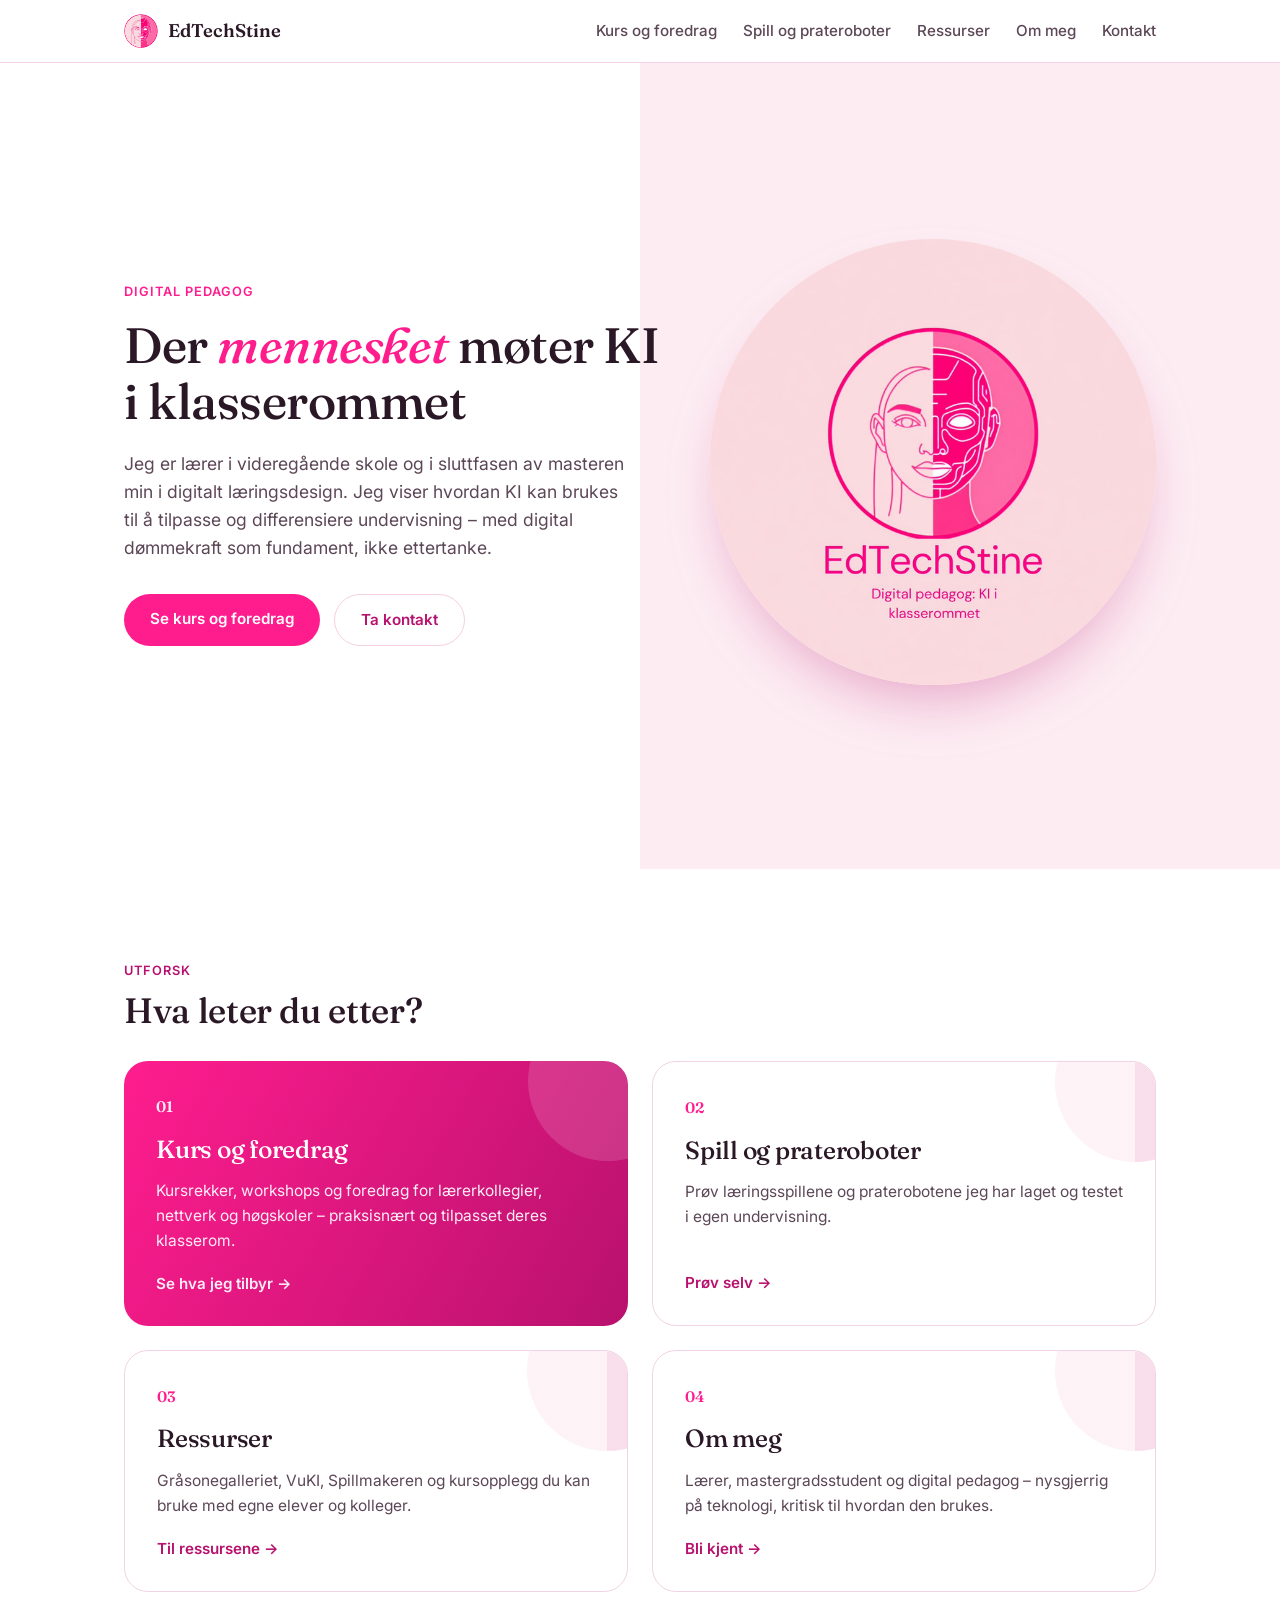
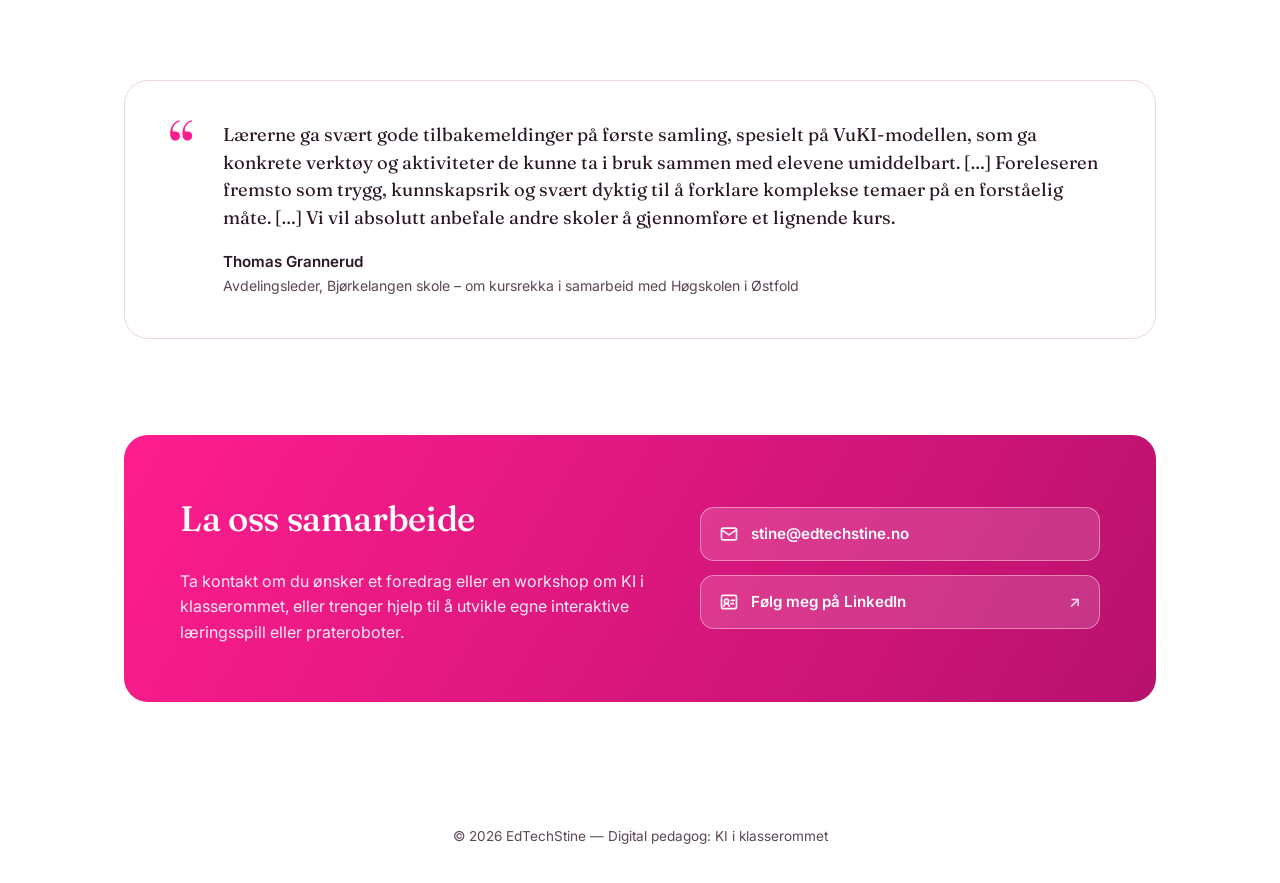
<file: index.html>
<!DOCTYPE html>
<html lang="nb">
<head>
<meta charset="UTF-8">
<meta name="viewport" content="width=device-width, initial-scale=1.0">
<title>EdTechStine – Digital pedagog: KI i klasserommet</title>
<meta name="description" content="Stine Mari Sægrov – lærer og digital pedagog. Kurs, foredrag og verktøy om KI i klasserommet.">
<meta property="og:type" content="website">
<meta property="og:site_name" content="EdTechStine">
<meta property="og:locale" content="nb_NO">
<meta property="og:url" content="https://edtechstine.no/">
<meta property="og:title" content="EdTechStine – Digital pedagog: KI i klasserommet">
<meta property="og:description" content="Stine Mari Sægrov – lærer og digital pedagog. Kurs, foredrag og verktøy om KI i klasserommet.">
<meta property="og:image" content="https://edtechstine.no/assets/deling.png">
<meta property="og:image:width" content="1200">
<meta property="og:image:height" content="630">
<meta property="og:image:alt" content="EdTechStine – Der mennesket møter KI i klasserommet">
<meta name="twitter:card" content="summary_large_image">
<link rel="icon" href="/assets/logo-ikon.png">
<link rel="preconnect" href="https://fonts.googleapis.com">
<link href="https://fonts.googleapis.com/css2?family=Fraunces:ital,opsz,wght@0,9..144,400;0,9..144,500;0,9..144,600;1,9..144,500&family=Inter:wght@400;500;600;700&display=swap" rel="stylesheet">
<link rel="stylesheet" href="/assets/style.css?v=2">
</head>
<body>

<header>
  <nav class="wrap">
    <a class="brand" href="/"><img src="/assets/logo-ikon.png" alt="EdTechStine logo"> EdTechStine</a>
    <ul>
      <li><a href="/kurs/">Kurs og foredrag</a></li>
      <li><a href="/spill/">Spill og prateroboter</a></li>
      <li><a href="/ressurser/">Ressurser</a></li>
      <li><a href="/om/">Om meg</a></li>
      <li><a href="#kontakt">Kontakt</a></li>
    </ul>
  </nav>
</header>

<section class="hero">
  <div class="hero-grid">
    <div>
      <span class="eyebrow">Digital pedagog</span>
      <h1>Der <em>mennesket</em> møter KI i klasserommet</h1>
      <p class="lede">Jeg er lærer i videregående skole og i sluttfasen av masteren min i digitalt læringsdesign. Jeg viser hvordan KI kan brukes til å tilpasse og differensiere undervisning – med digital dømmekraft som fundament, ikke ettertanke.</p>
      <div class="btn-row">
        <a href="/kurs/" class="btn btn-primary">Se kurs og foredrag</a>
        <a href="#kontakt" class="btn btn-ghost">Ta kontakt</a>
      </div>
    </div>
    <div class="hero-portrait">
      <img src="/assets/logo.png" alt="Illustrasjon: halvt menneske, halvt robot">
    </div>
  </div>
</section>

<section id="utforsk">
  <div class="wrap">
    <span class="kicker">Utforsk</span>
    <h2>Hva leter du etter?</h2>
    <div class="portal-grid">
      <a class="portal featured" href="/kurs/">
        <span class="num">01</span>
        <h3>Kurs og foredrag</h3>
        <p>Kursrekker, workshops og foredrag for lærerkollegier, nettverk og høgskoler – praksisnært og tilpasset deres klasserom.</p>
        <span class="go">Se hva jeg tilbyr →</span>
      </a>
      <a class="portal" href="/spill/">
        <span class="num">02</span>
        <h3>Spill og prateroboter</h3>
        <p>Prøv læringsspillene og praterobotene jeg har laget og testet i egen undervisning.</p>
        <span class="go">Prøv selv →</span>
      </a>
      <a class="portal" href="/ressurser/">
        <span class="num">03</span>
        <h3>Ressurser</h3>
        <p>Gråsonegalleriet, VuKI, Spillmakeren og kursopplegg du kan bruke med egne elever og kolleger.</p>
        <span class="go">Til ressursene →</span>
      </a>
      <a class="portal" href="/om/">
        <span class="num">04</span>
        <h3>Om meg</h3>
        <p>Lærer, mastergradsstudent og digital pedagog – nysgjerrig på teknologi, kritisk til hvordan den brukes.</p>
        <span class="go">Bli kjent →</span>
      </a>
    </div>
  </div>
</section>

<section class="front-quote">
  <div class="wrap">
    <div class="quote">
      <div class="quote-mark">“</div>
      <div>
        <blockquote>Lærerne ga svært gode tilbakemeldinger på første samling, spesielt på VuKI-modellen, som ga konkrete verktøy og aktiviteter de kunne ta i bruk sammen med elevene umiddelbart. […] Foreleseren fremsto som trygg, kunnskapsrik og svært dyktig til å forklare komplekse temaer på en forståelig måte. […] Vi vil absolutt anbefale andre skoler å gjennomføre et lignende kurs.</blockquote>
        <cite>Thomas Grannerud<span>Avdelingsleder, Bjørkelangen skole – om kursrekka i samarbeid med Høgskolen i Østfold</span></cite>
      </div>
    </div>
  </div>
</section>

<section id="kontakt">
  <div class="wrap">
    <div class="contact-box">
      <div>
        <h2>La oss samarbeide</h2>
        <p>Ta kontakt om du ønsker et foredrag eller en workshop om KI i klasserommet, eller trenger hjelp til å utvikle egne interaktive læringsspill eller prateroboter.</p>
      </div>
      <div class="contact-links">
        <a href="mailto:stine@edtechstine.no"><svg viewBox="0 0 24 24" width="20" height="20" fill="none" stroke="currentColor" stroke-width="2" stroke-linecap="round" stroke-linejoin="round" aria-hidden="true"><rect x="3" y="5" width="18" height="14" rx="2"/><path d="m3 7 9 6 9-6"/></svg><span>stine@edtechstine.no</span></a>
        <a href="https://www.linkedin.com/in/stine-mari-s%C3%A6grov-1a8908323/" target="_blank" rel="noopener"><svg viewBox="0 0 24 24" width="20" height="20" fill="none" stroke="currentColor" stroke-width="2" stroke-linecap="round" stroke-linejoin="round" aria-hidden="true"><rect x="3" y="4" width="18" height="16" rx="2"/><circle cx="9" cy="11" r="2.5"/><path d="M5.5 17c.8-2 2-3 3.5-3s2.7 1 3.5 3M14.5 10h4M14.5 14h3"/></svg><span>Følg meg på LinkedIn</span><span class="ext">↗</span></a>
      </div>
    </div>
  </div>
</section>

<footer>
  <div class="wrap">© 2026 EdTechStine — Digital pedagog: KI i klasserommet</div>
</footer>
<script>
  // Gamle lenker (edtechstine.no/#demoer osv.) sendes til riktig underside
  (function(){var m={'#om-meg':'/om/','#demoer':'/spill/','#ressurser':'/ressurser/','#kurs':'/kurs/'};if(m[location.hash])location.replace(m[location.hash]);})();
</script>
</body>
</html>
</file>
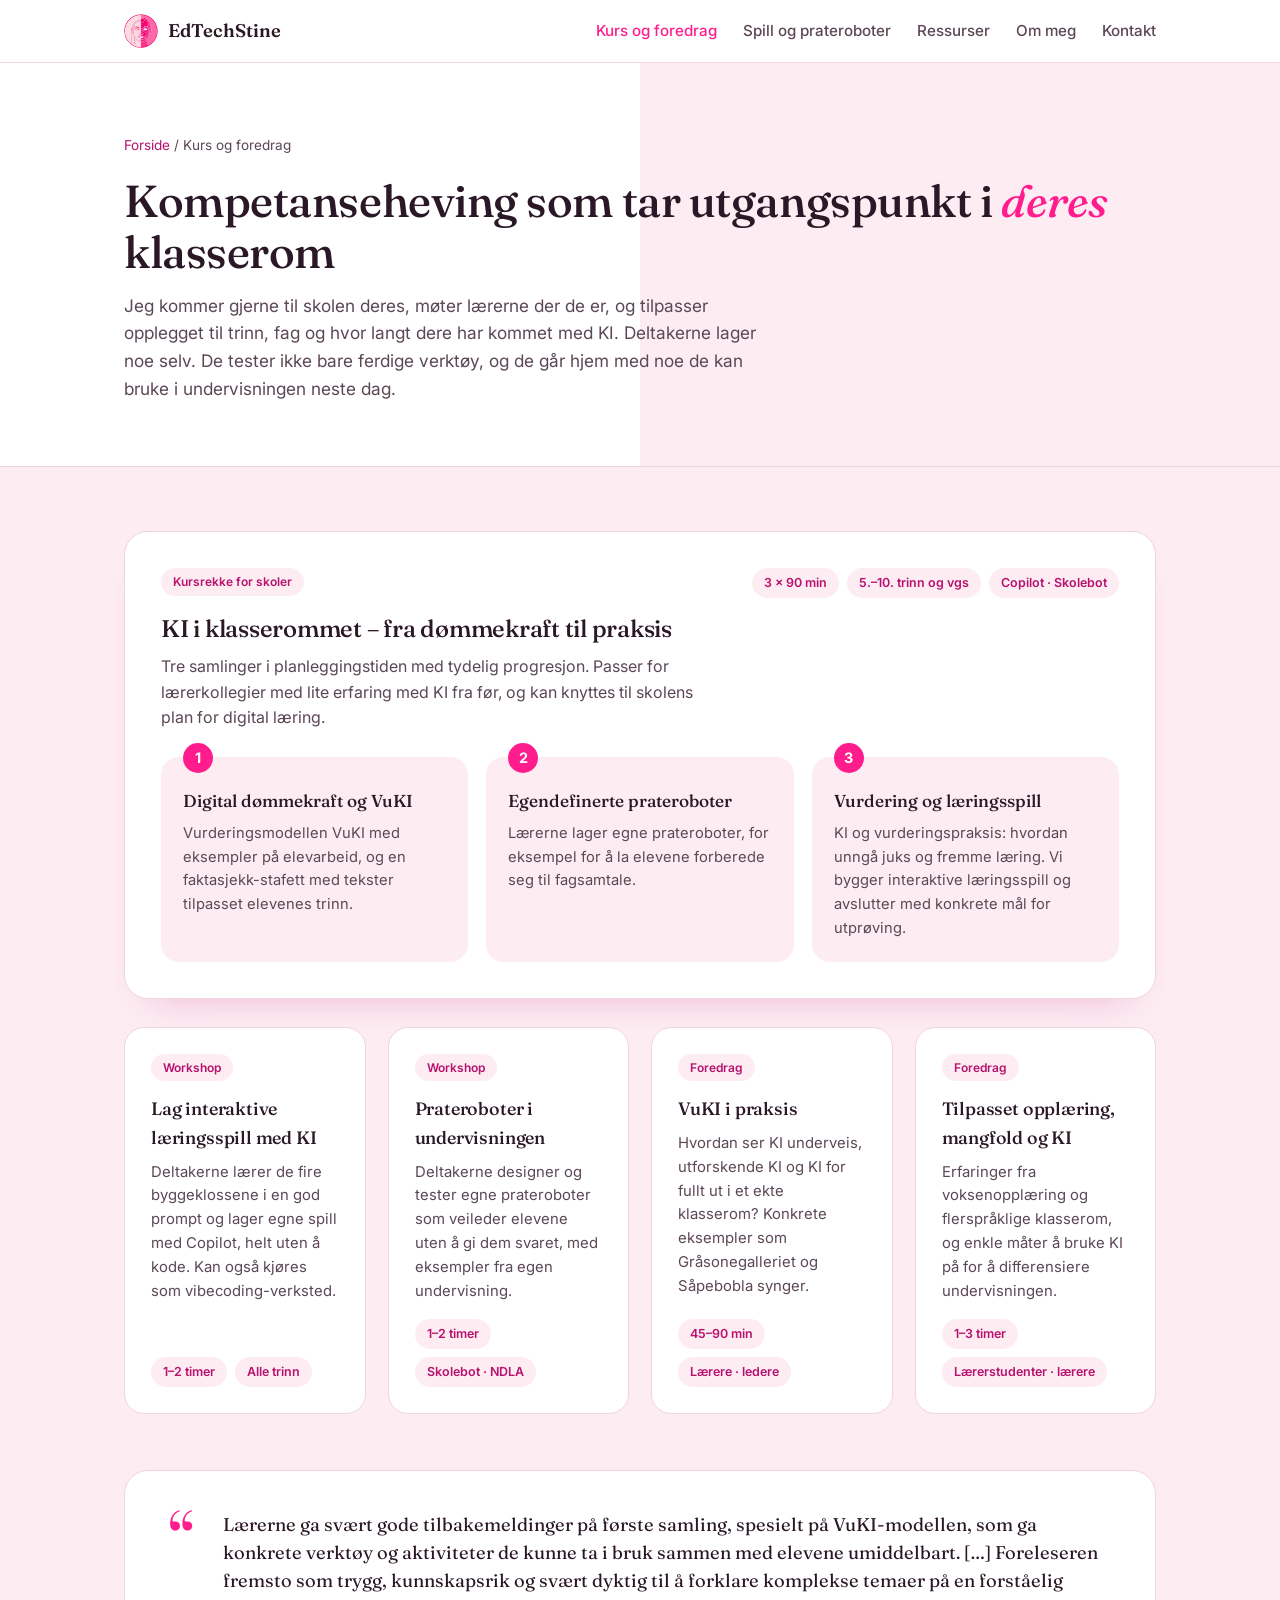
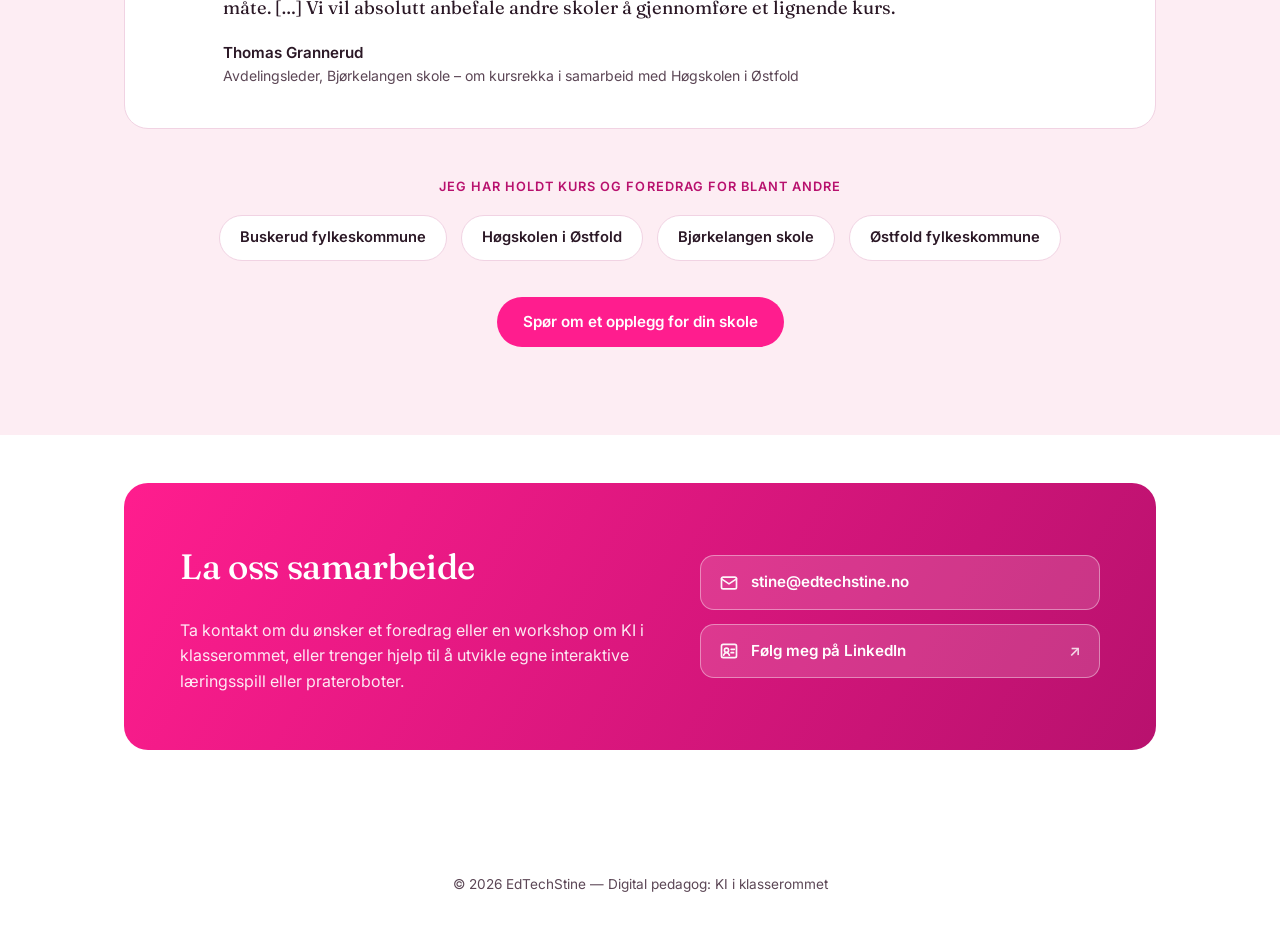
<file: kurs/index.html>
<!DOCTYPE html>
<html lang="nb">
<head>
<meta charset="UTF-8">
<meta name="viewport" content="width=device-width, initial-scale=1.0">
<title>Kurs og foredrag – EdTechStine</title>
<meta name="description" content="Kursrekker, workshops og foredrag om KI i klasserommet for lærere, skoler og nettverk.">
<meta property="og:type" content="website">
<meta property="og:site_name" content="EdTechStine">
<meta property="og:locale" content="nb_NO">
<meta property="og:url" content="https://edtechstine.no/kurs/">
<meta property="og:title" content="Kurs og foredrag – EdTechStine">
<meta property="og:description" content="Kursrekker, workshops og foredrag om KI i klasserommet for lærere, skoler og nettverk.">
<meta property="og:image" content="https://edtechstine.no/assets/deling.png">
<meta property="og:image:width" content="1200">
<meta property="og:image:height" content="630">
<meta property="og:image:alt" content="EdTechStine – Der mennesket møter KI i klasserommet">
<meta name="twitter:card" content="summary_large_image">
<link rel="icon" href="/assets/logo-ikon.png">
<link rel="preconnect" href="https://fonts.googleapis.com">
<link href="https://fonts.googleapis.com/css2?family=Fraunces:ital,opsz,wght@0,9..144,400;0,9..144,500;0,9..144,600;1,9..144,500&family=Inter:wght@400;500;600;700&display=swap" rel="stylesheet">
<link rel="stylesheet" href="/assets/style.css?v=2">
</head>
<body>

<header>
  <nav class="wrap">
    <a class="brand" href="/"><img src="/assets/logo-ikon.png" alt="EdTechStine logo"> EdTechStine</a>
    <ul>
      <li><a href="/kurs/" class="active">Kurs og foredrag</a></li>
      <li><a href="/spill/">Spill og prateroboter</a></li>
      <li><a href="/ressurser/">Ressurser</a></li>
      <li><a href="/om/">Om meg</a></li>
      <li><a href="#kontakt">Kontakt</a></li>
    </ul>
  </nav>
</header>

<section class="page-hero">
  <div class="wrap">
    <div class="crumb"><a href="/">Forside</a> / Kurs og foredrag</div>
    <h1>Kompetanseheving som tar utgangspunkt i <em>deres</em> klasserom</h1>
    <p>Jeg kommer gjerne til skolen deres, møter lærerne der de er, og tilpasser opplegget til trinn, fag og hvor langt dere har kommet med KI. Deltakerne lager noe selv. De tester ikke bare ferdige verktøy, og de går hjem med noe de kan bruke i undervisningen neste dag.</p>
  </div>
</section>

<section id="kurs" class="alt" style="padding-top:64px">
  <div class="wrap">

    <div class="series-card">
      <div class="series-head">
        <div>
          <span class="demo-tag">Kursrekke for skoler</span>
          <h3>KI i klasserommet – fra dømmekraft til praksis</h3>
          <p>Tre samlinger i planleggingstiden med tydelig progresjon. Passer for lærerkollegier med lite erfaring med KI fra før, og kan knyttes til skolens plan for digital læring.</p>
        </div>
        <div class="meta"><span>3 × 90 min</span><span>5.–10. trinn og vgs</span><span>Copilot · Skolebot</span></div>
      </div>
      <div class="steps">
        <div class="step">
          <h4>Digital dømmekraft og VuKI</h4>
          <p>Vurderingsmodellen VuKI med eksempler på elevarbeid, og en faktasjekk-stafett med tekster tilpasset elevenes trinn.</p>
        </div>
        <div class="step">
          <h4>Egendefinerte prateroboter</h4>
          <p>Lærerne lager egne prateroboter, for eksempel for å la elevene forberede seg til fagsamtale.</p>
        </div>
        <div class="step">
          <h4>Vurdering og læringsspill</h4>
          <p>KI og vurderingspraksis: hvordan unngå juks og fremme læring. Vi bygger interaktive læringsspill og avslutter med konkrete mål for utprøving.</p>
        </div>
      </div>
    </div>

    <div class="offer-grid">
      <div class="offer">
        <span class="demo-tag" style="align-self:flex-start">Workshop</span>
        <h3>Lag interaktive læringsspill med KI</h3>
        <p>Deltakerne lærer de fire byggeklossene i en god prompt og lager egne spill med Copilot, helt uten å kode. Kan også kjøres som vibecoding-verksted.</p>
        <div class="meta"><span>1–2 timer</span><span>Alle trinn</span></div>
      </div>
      <div class="offer">
        <span class="demo-tag" style="align-self:flex-start">Workshop</span>
        <h3>Prateroboter i undervisningen</h3>
        <p>Deltakerne designer og tester egne prateroboter som veileder elevene uten å gi dem svaret, med eksempler fra egen undervisning.</p>
        <div class="meta"><span>1–2 timer</span><span>Skolebot · NDLA</span></div>
      </div>
      <div class="offer">
        <span class="demo-tag" style="align-self:flex-start">Foredrag</span>
        <h3>VuKI i praksis</h3>
        <p>Hvordan ser KI underveis, utforskende KI og KI for fullt ut i et ekte klasserom? Konkrete eksempler som Gråsonegalleriet og Såpebobla synger.</p>
        <div class="meta"><span>45–90 min</span><span>Lærere · ledere</span></div>
      </div>
      <div class="offer">
        <span class="demo-tag" style="align-self:flex-start">Foredrag</span>
        <h3>Tilpasset opplæring, mangfold og KI</h3>
        <p>Erfaringer fra voksenopplæring og flerspråklige klasserom, og enkle måter å bruke KI på for å differensiere undervisningen.</p>
        <div class="meta"><span>1–3 timer</span><span>Lærerstudenter · lærere</span></div>
      </div>
    </div>

    <div class="quote">
      <div class="quote-mark">“</div>
      <div>
        <blockquote>Lærerne ga svært gode tilbakemeldinger på første samling, spesielt på VuKI-modellen, som ga konkrete verktøy og aktiviteter de kunne ta i bruk sammen med elevene umiddelbart. […] Foreleseren fremsto som trygg, kunnskapsrik og svært dyktig til å forklare komplekse temaer på en forståelig måte. […] Vi vil absolutt anbefale andre skoler å gjennomføre et lignende kurs.</blockquote>
        <cite>Thomas Grannerud<span>Avdelingsleder, Bjørkelangen skole – om kursrekka i samarbeid med Høgskolen i Østfold</span></cite>
      </div>
    </div>

    <div class="clients">
      <span class="kicker">Jeg har holdt kurs og foredrag for blant andre</span>
      <div class="client-row">
        <span>Buskerud fylkeskommune</span>
        <span>Høgskolen i Østfold</span>
        <span>Bjørkelangen skole</span>
        <span>Østfold fylkeskommune</span>
      </div>
      <a href="#kontakt" class="btn btn-primary">Spør om et opplegg for din skole</a>
    </div>
  </div>
</section>

<section id="kontakt">
  <div class="wrap">
    <div class="contact-box">
      <div>
        <h2>La oss samarbeide</h2>
        <p>Ta kontakt om du ønsker et foredrag eller en workshop om KI i klasserommet, eller trenger hjelp til å utvikle egne interaktive læringsspill eller prateroboter.</p>
      </div>
      <div class="contact-links">
        <a href="mailto:stine@edtechstine.no"><svg viewBox="0 0 24 24" width="20" height="20" fill="none" stroke="currentColor" stroke-width="2" stroke-linecap="round" stroke-linejoin="round" aria-hidden="true"><rect x="3" y="5" width="18" height="14" rx="2"/><path d="m3 7 9 6 9-6"/></svg><span>stine@edtechstine.no</span></a>
        <a href="https://www.linkedin.com/in/stine-mari-s%C3%A6grov-1a8908323/" target="_blank" rel="noopener"><svg viewBox="0 0 24 24" width="20" height="20" fill="none" stroke="currentColor" stroke-width="2" stroke-linecap="round" stroke-linejoin="round" aria-hidden="true"><rect x="3" y="4" width="18" height="16" rx="2"/><circle cx="9" cy="11" r="2.5"/><path d="M5.5 17c.8-2 2-3 3.5-3s2.7 1 3.5 3M14.5 10h4M14.5 14h3"/></svg><span>Følg meg på LinkedIn</span><span class="ext">↗</span></a>
      </div>
    </div>
  </div>
</section>

<footer>
  <div class="wrap">© 2026 EdTechStine — Digital pedagog: KI i klasserommet</div>
</footer>

</body>
</html>
</file>
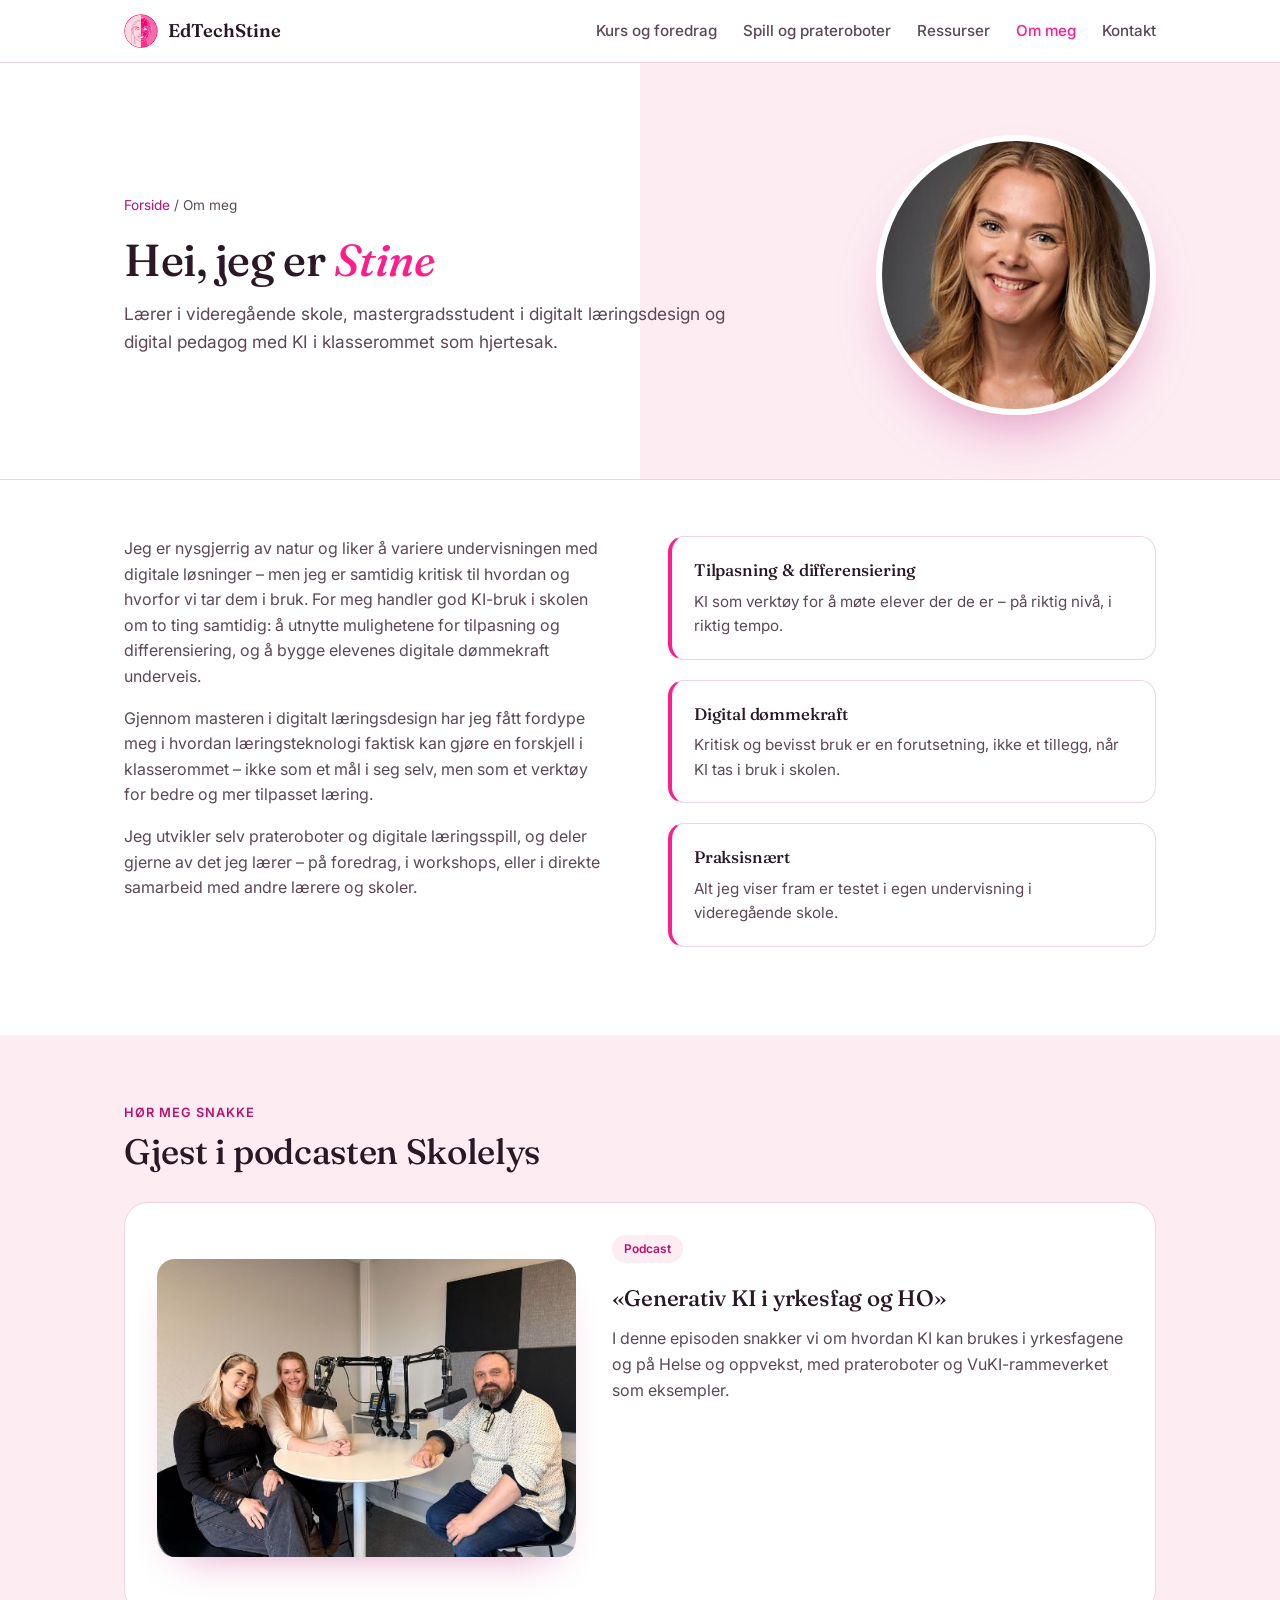
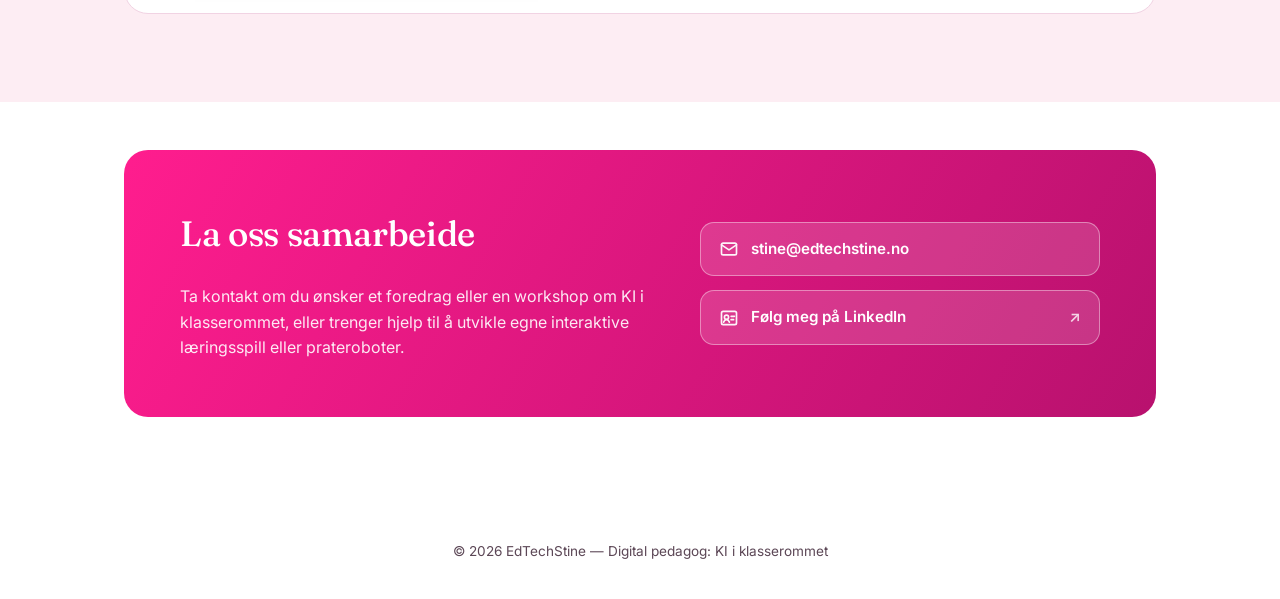
<file: om/index.html>
<!DOCTYPE html>
<html lang="nb">
<head>
<meta charset="UTF-8">
<meta name="viewport" content="width=device-width, initial-scale=1.0">
<title>Om meg – EdTechStine</title>
<meta name="description" content="Stine Mari Sægrov – lærer, mastergradsstudent og digital pedagog.">
<meta property="og:type" content="website">
<meta property="og:site_name" content="EdTechStine">
<meta property="og:locale" content="nb_NO">
<meta property="og:url" content="https://edtechstine.no/om/">
<meta property="og:title" content="Om meg – EdTechStine">
<meta property="og:description" content="Stine Mari Sægrov – lærer, mastergradsstudent og digital pedagog.">
<meta property="og:image" content="https://edtechstine.no/assets/deling.png">
<meta property="og:image:width" content="1200">
<meta property="og:image:height" content="630">
<meta property="og:image:alt" content="EdTechStine – Der mennesket møter KI i klasserommet">
<meta name="twitter:card" content="summary_large_image">
<link rel="icon" href="/assets/logo-ikon.png">
<link rel="preconnect" href="https://fonts.googleapis.com">
<link href="https://fonts.googleapis.com/css2?family=Fraunces:ital,opsz,wght@0,9..144,400;0,9..144,500;0,9..144,600;1,9..144,500&family=Inter:wght@400;500;600;700&display=swap" rel="stylesheet">
<link rel="stylesheet" href="/assets/style.css?v=2">
</head>
<body>

<header>
  <nav class="wrap">
    <a class="brand" href="/"><img src="/assets/logo-ikon.png" alt="EdTechStine logo"> EdTechStine</a>
    <ul>
      <li><a href="/kurs/">Kurs og foredrag</a></li>
      <li><a href="/spill/">Spill og prateroboter</a></li>
      <li><a href="/ressurser/">Ressurser</a></li>
      <li><a href="/om/" class="active">Om meg</a></li>
      <li><a href="#kontakt">Kontakt</a></li>
    </ul>
  </nav>
</header>

<section class="page-hero with-photo">
  <div class="wrap">
   <div class="hero-text">
    <div class="crumb"><a href="/">Forside</a> / Om meg</div>
    <h1>Hei, jeg er <em>Stine</em></h1>
    <p>Lærer i videregående skole, mastergradsstudent i digitalt læringsdesign og digital pedagog med KI i klasserommet som hjertesak.</p>
   </div>
   <img class="portrett" src="/assets/stine.jpg" alt="Portrett av Stine Mari Sægrov">
  </div>
</section>

<section id="om-meg" style="padding-top:56px">
  <div class="wrap">
    <div class="about-grid">
      <div>
        <p>Jeg er nysgjerrig av natur og liker å variere undervisningen med digitale løsninger – men jeg er samtidig kritisk til hvordan og hvorfor vi tar dem i bruk. For meg handler god KI-bruk i skolen om to ting samtidig: å utnytte mulighetene for tilpasning og differensiering, og å bygge elevenes digitale dømmekraft underveis.</p>
        <p>Gjennom masteren i digitalt læringsdesign har jeg fått fordype meg i hvordan læringsteknologi faktisk kan gjøre en forskjell i klasserommet – ikke som et mål i seg selv, men som et verktøy for bedre og mer tilpasset læring.</p>
        <p>Jeg utvikler selv prateroboter og digitale læringsspill, og deler gjerne av det jeg lærer – på foredrag, i workshops, eller i direkte samarbeid med andre lærere og skoler.</p>
      </div>
      <div class="pillars">
        <div class="pillar">
          <h3>Tilpasning &amp; differensiering</h3>
          <p>KI som verktøy for å møte elever der de er – på riktig nivå, i riktig tempo.</p>
        </div>
        <div class="pillar">
          <h3>Digital dømmekraft</h3>
          <p>Kritisk og bevisst bruk er en forutsetning, ikke et tillegg, når KI tas i bruk i skolen.</p>
        </div>
        <div class="pillar">
          <h3>Praksisnært</h3>
          <p>Alt jeg viser fram er testet i egen undervisning i videregående skole.</p>
        </div>
      </div>
    </div>
  </div>
</section>

<section id="podcast" class="alt" style="padding-top:64px">
  <div class="wrap">
    <span class="kicker">Hør meg snakke</span>
    <h2>Gjest i podcasten Skolelys</h2>
    <div class="podcast">
      <figure>
        <img src="/skolelys.jpg" alt="Stine i podcaststudioet til Skolelys sammen med to andre ved et bord med mikrofoner" loading="lazy">
      </figure>
      <div>
        <span class="demo-tag">Podcast</span>
        <h3>«Generativ KI i yrkesfag og HO»</h3>
        <p>I denne episoden snakker vi om hvordan KI kan brukes i yrkesfagene og på Helse og oppvekst, med prateroboter og VuKI-rammeverket som eksempler.</p>
        <iframe src="https://open.spotify.com/embed/episode/6iId2uNDBYIRIMnZPlWPUO?utm_source=generator" allow="autoplay; clipboard-write; encrypted-media; fullscreen; picture-in-picture" loading="lazy" title="Skolelys: Generativ KI i yrkesfag og HO"></iframe>
      </div>
    </div>
  </div>
</section>


<section id="kontakt">
  <div class="wrap">
    <div class="contact-box">
      <div>
        <h2>La oss samarbeide</h2>
        <p>Ta kontakt om du ønsker et foredrag eller en workshop om KI i klasserommet, eller trenger hjelp til å utvikle egne interaktive læringsspill eller prateroboter.</p>
      </div>
      <div class="contact-links">
        <a href="mailto:stine@edtechstine.no"><svg viewBox="0 0 24 24" width="20" height="20" fill="none" stroke="currentColor" stroke-width="2" stroke-linecap="round" stroke-linejoin="round" aria-hidden="true"><rect x="3" y="5" width="18" height="14" rx="2"/><path d="m3 7 9 6 9-6"/></svg><span>stine@edtechstine.no</span></a>
        <a href="https://www.linkedin.com/in/stine-mari-s%C3%A6grov-1a8908323/" target="_blank" rel="noopener"><svg viewBox="0 0 24 24" width="20" height="20" fill="none" stroke="currentColor" stroke-width="2" stroke-linecap="round" stroke-linejoin="round" aria-hidden="true"><rect x="3" y="4" width="18" height="16" rx="2"/><circle cx="9" cy="11" r="2.5"/><path d="M5.5 17c.8-2 2-3 3.5-3s2.7 1 3.5 3M14.5 10h4M14.5 14h3"/></svg><span>Følg meg på LinkedIn</span><span class="ext">↗</span></a>
      </div>
    </div>
  </div>
</section>

<footer>
  <div class="wrap">© 2026 EdTechStine — Digital pedagog: KI i klasserommet</div>
</footer>

</body>
</html>
</file>
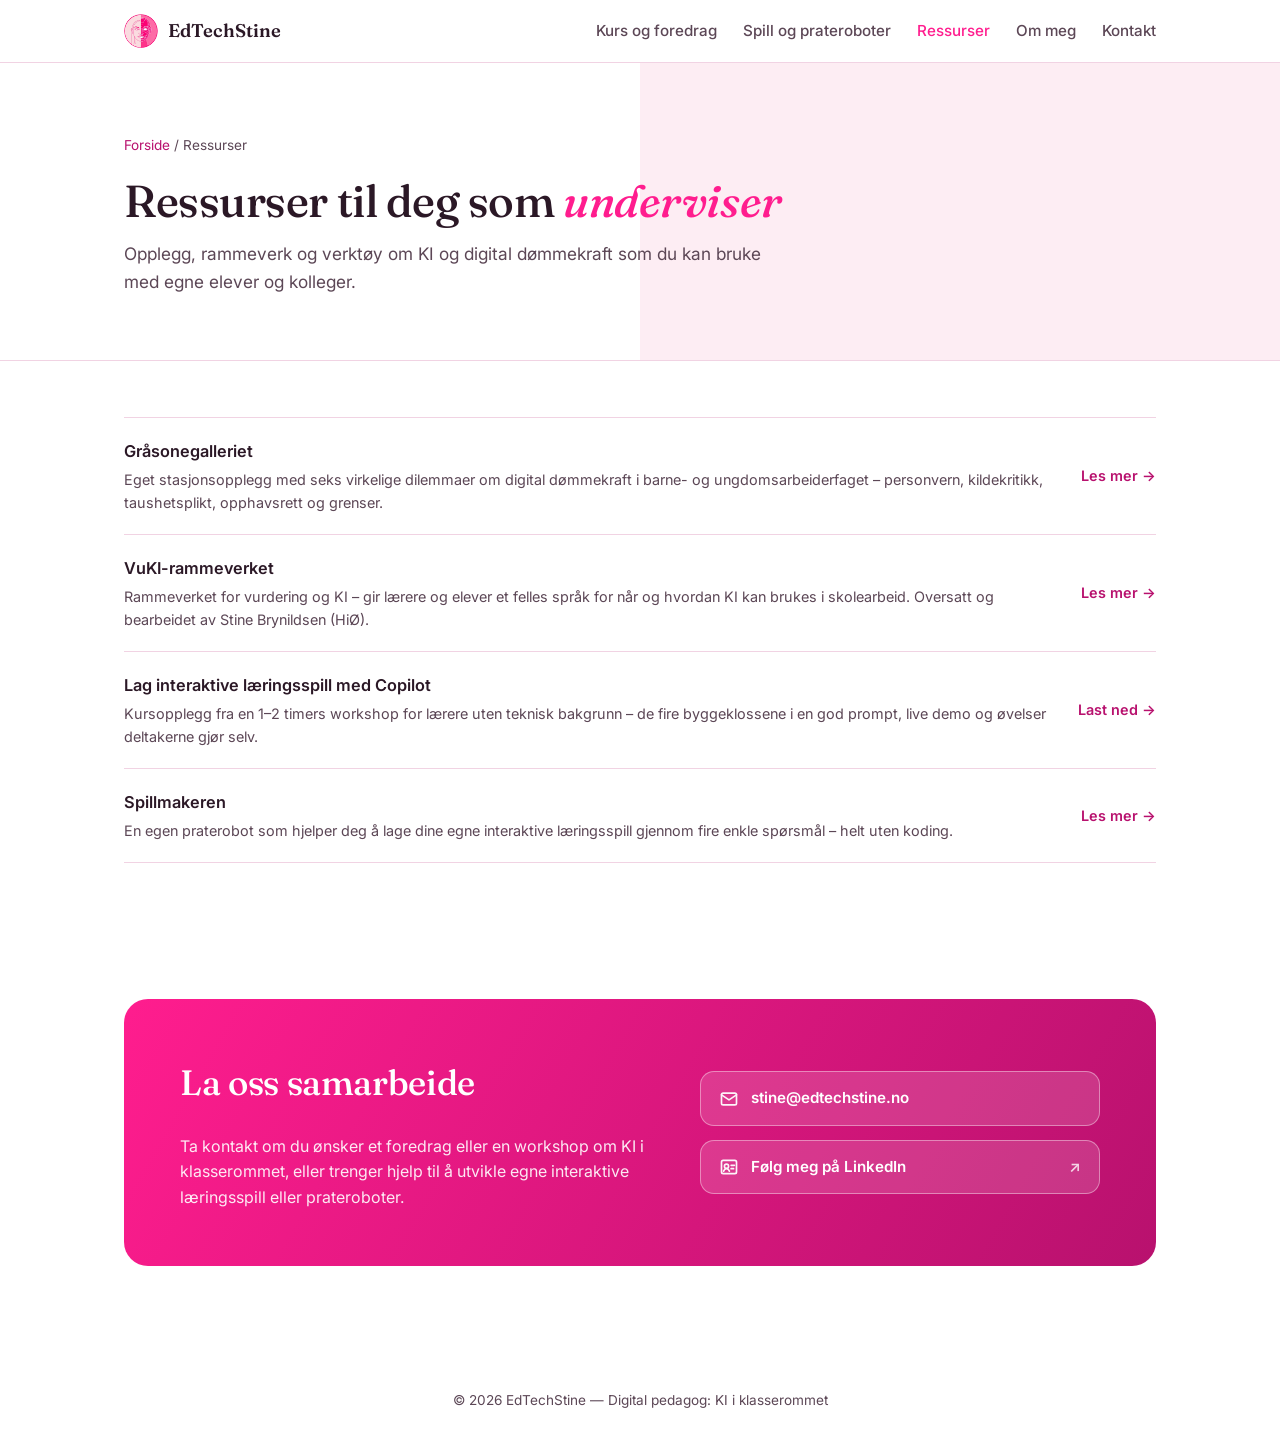
<file: ressurser/index.html>
<!DOCTYPE html>
<html lang="nb">
<head>
<meta charset="UTF-8">
<meta name="viewport" content="width=device-width, initial-scale=1.0">
<title>Ressurser – EdTechStine</title>
<meta name="description" content="Ressurser om KI i klasserommet: Gråsonegalleriet, VuKI, Spillmakeren og kursopplegg.">
<meta property="og:type" content="website">
<meta property="og:site_name" content="EdTechStine">
<meta property="og:locale" content="nb_NO">
<meta property="og:url" content="https://edtechstine.no/ressurser/">
<meta property="og:title" content="Ressurser – EdTechStine">
<meta property="og:description" content="Ressurser om KI i klasserommet: Gråsonegalleriet, VuKI, Spillmakeren og kursopplegg.">
<meta property="og:image" content="https://edtechstine.no/assets/deling.png">
<meta property="og:image:width" content="1200">
<meta property="og:image:height" content="630">
<meta property="og:image:alt" content="EdTechStine – Der mennesket møter KI i klasserommet">
<meta name="twitter:card" content="summary_large_image">
<link rel="icon" href="/assets/logo-ikon.png">
<link rel="preconnect" href="https://fonts.googleapis.com">
<link href="https://fonts.googleapis.com/css2?family=Fraunces:ital,opsz,wght@0,9..144,400;0,9..144,500;0,9..144,600;1,9..144,500&family=Inter:wght@400;500;600;700&display=swap" rel="stylesheet">
<link rel="stylesheet" href="/assets/style.css?v=2">
</head>
<body>

<header>
  <nav class="wrap">
    <a class="brand" href="/"><img src="/assets/logo-ikon.png" alt="EdTechStine logo"> EdTechStine</a>
    <ul>
      <li><a href="/kurs/">Kurs og foredrag</a></li>
      <li><a href="/spill/">Spill og prateroboter</a></li>
      <li><a href="/ressurser/" class="active">Ressurser</a></li>
      <li><a href="/om/">Om meg</a></li>
      <li><a href="#kontakt">Kontakt</a></li>
    </ul>
  </nav>
</header>

<section class="page-hero">
  <div class="wrap">
    <div class="crumb"><a href="/">Forside</a> / Ressurser</div>
    <h1>Ressurser til deg som <em>underviser</em></h1>
    <p>Opplegg, rammeverk og verktøy om KI og digital dømmekraft som du kan bruke med egne elever og kolleger.</p>
  </div>
</section>

<section id="ressurser" style="padding-top:56px">
  <div class="wrap">
    <ul class="res-list">
      <li>
        <div>
          <div class="res-name">Gråsonegalleriet</div>
          <div class="res-desc">Eget stasjonsopplegg med seks virkelige dilemmaer om digital dømmekraft i barne- og ungdomsarbeiderfaget – personvern, kildekritikk, taushetsplikt, opphavsrett og grenser.</div>
        </div>
        <a class="res-link" href="/graasonegalleriet.html">Les mer →</a>
      </li>
      <li>
        <div>
          <div class="res-name">VuKI-rammeverket</div>
          <div class="res-desc">Rammeverket for vurdering og KI – gir lærere og elever et felles språk for når og hvordan KI kan brukes i skolearbeid. Oversatt og bearbeidet av Stine Brynildsen (HiØ).</div>
        </div>
        <a class="res-link" href="https://www.skoleportalen.no/ki/for-larere/finn-laringsressurser/vuki/" target="_blank" rel="noopener">Les mer →</a>
      </li>
      <li>
        <div>
          <div class="res-name">Lag interaktive læringsspill med Copilot</div>
          <div class="res-desc">Kursopplegg fra en 1–2 timers workshop for lærere uten teknisk bakgrunn – de fire byggeklossene i en god prompt, live demo og øvelser deltakerne gjør selv.</div>
        </div>
        <a class="res-link" href="/interaktive-laeringsspill-presentasjon.pptx">Last ned →</a>
      </li>
      <li>
        <div>
          <div class="res-name">Spillmakeren</div>
          <div class="res-desc">En egen praterobot som hjelper deg å lage dine egne interaktive læringsspill gjennom fire enkle spørsmål – helt uten koding.</div>
        </div>
        <a class="res-link" href="/spillmakeren.html">Les mer →</a>
      </li>
    </ul>
  </div>
</section>

<section id="kontakt">
  <div class="wrap">
    <div class="contact-box">
      <div>
        <h2>La oss samarbeide</h2>
        <p>Ta kontakt om du ønsker et foredrag eller en workshop om KI i klasserommet, eller trenger hjelp til å utvikle egne interaktive læringsspill eller prateroboter.</p>
      </div>
      <div class="contact-links">
        <a href="mailto:stine@edtechstine.no"><svg viewBox="0 0 24 24" width="20" height="20" fill="none" stroke="currentColor" stroke-width="2" stroke-linecap="round" stroke-linejoin="round" aria-hidden="true"><rect x="3" y="5" width="18" height="14" rx="2"/><path d="m3 7 9 6 9-6"/></svg><span>stine@edtechstine.no</span></a>
        <a href="https://www.linkedin.com/in/stine-mari-s%C3%A6grov-1a8908323/" target="_blank" rel="noopener"><svg viewBox="0 0 24 24" width="20" height="20" fill="none" stroke="currentColor" stroke-width="2" stroke-linecap="round" stroke-linejoin="round" aria-hidden="true"><rect x="3" y="4" width="18" height="16" rx="2"/><circle cx="9" cy="11" r="2.5"/><path d="M5.5 17c.8-2 2-3 3.5-3s2.7 1 3.5 3M14.5 10h4M14.5 14h3"/></svg><span>Følg meg på LinkedIn</span><span class="ext">↗</span></a>
      </div>
    </div>
  </div>
</section>

<footer>
  <div class="wrap">© 2026 EdTechStine — Digital pedagog: KI i klasserommet</div>
</footer>

</body>
</html>
</file>
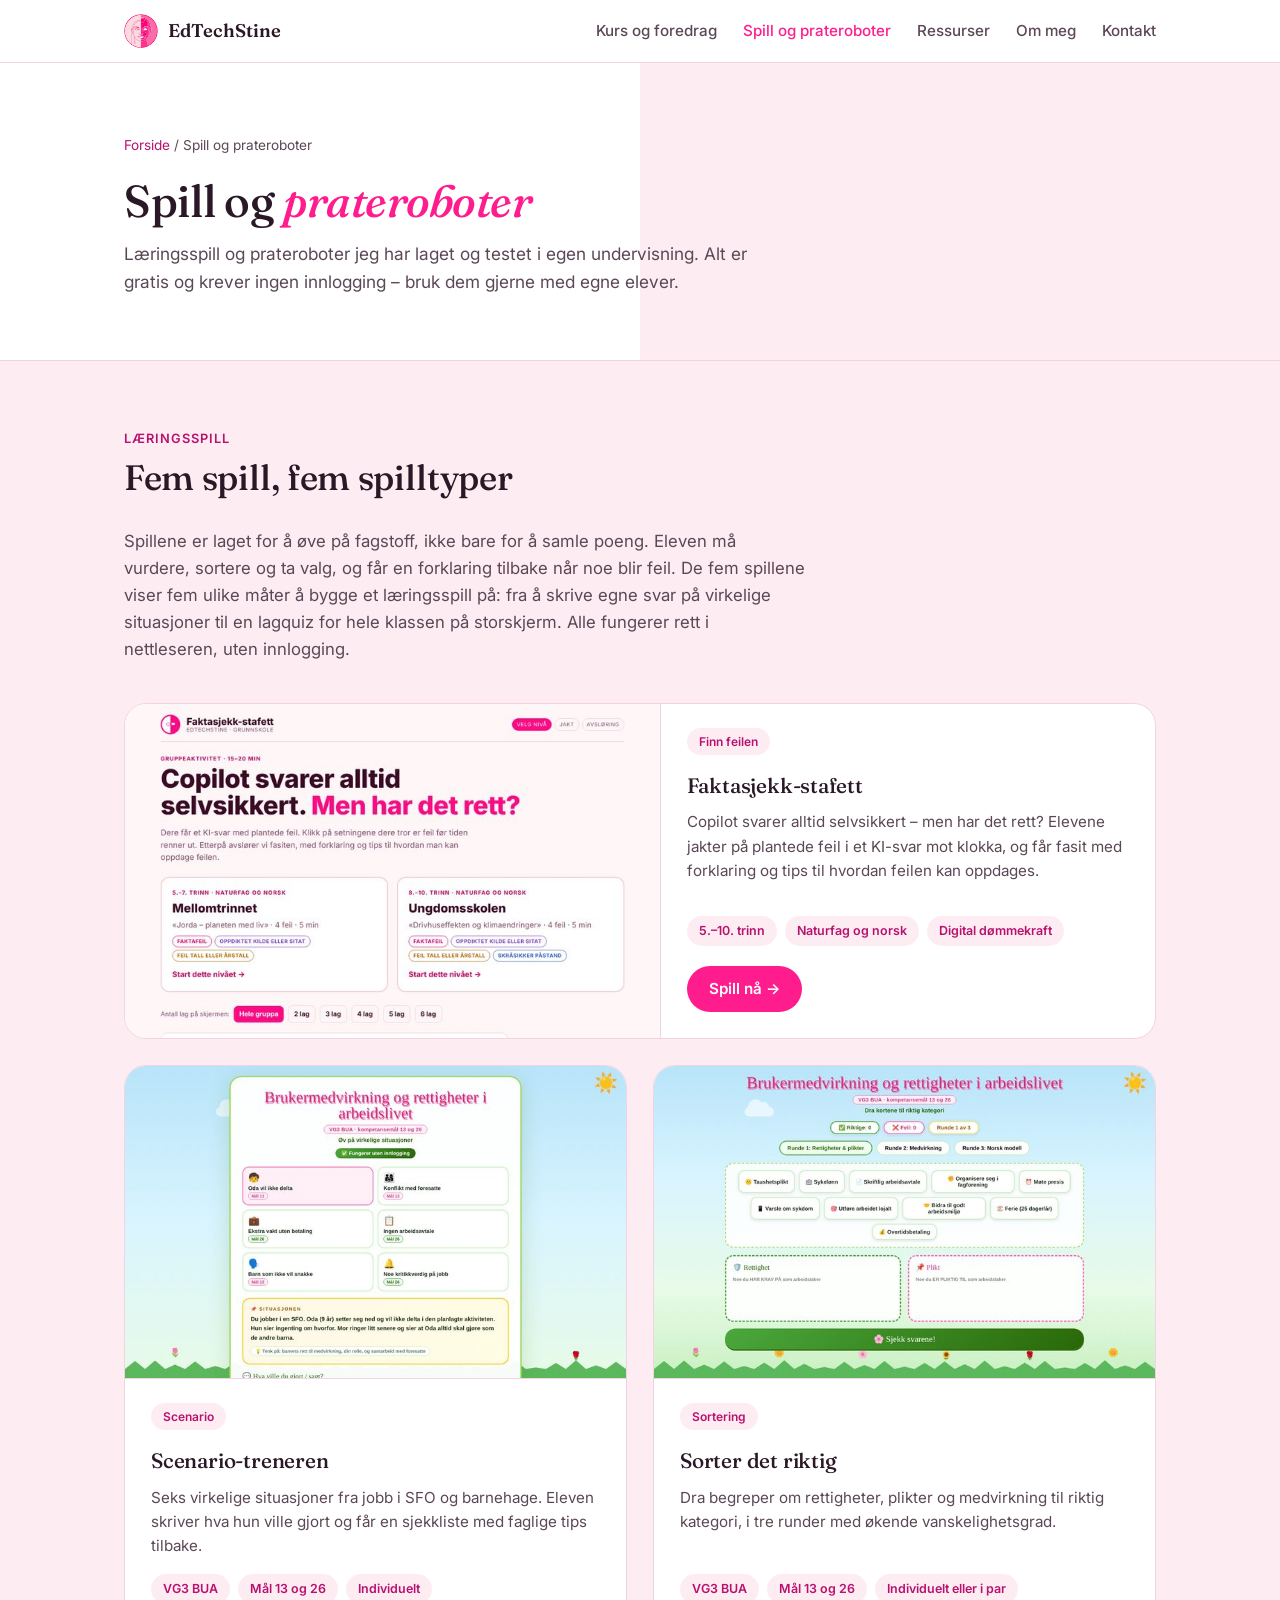
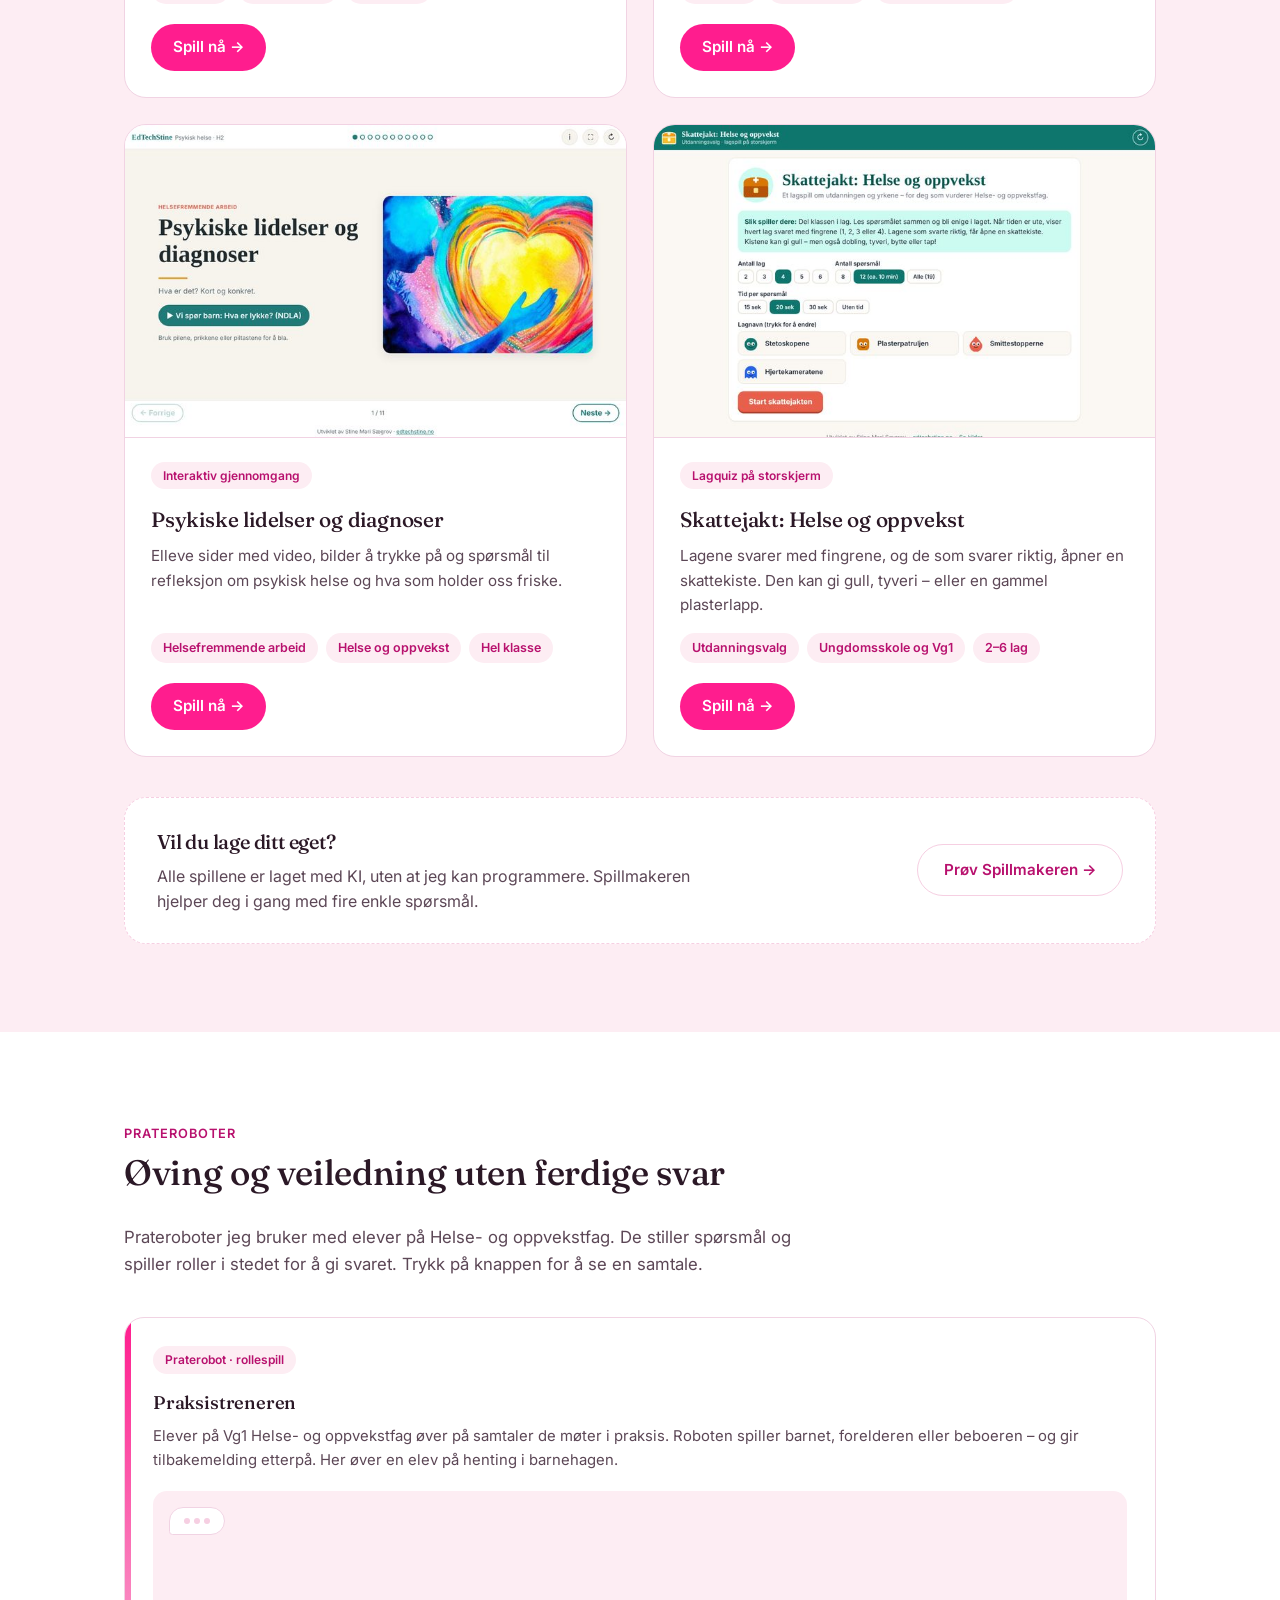
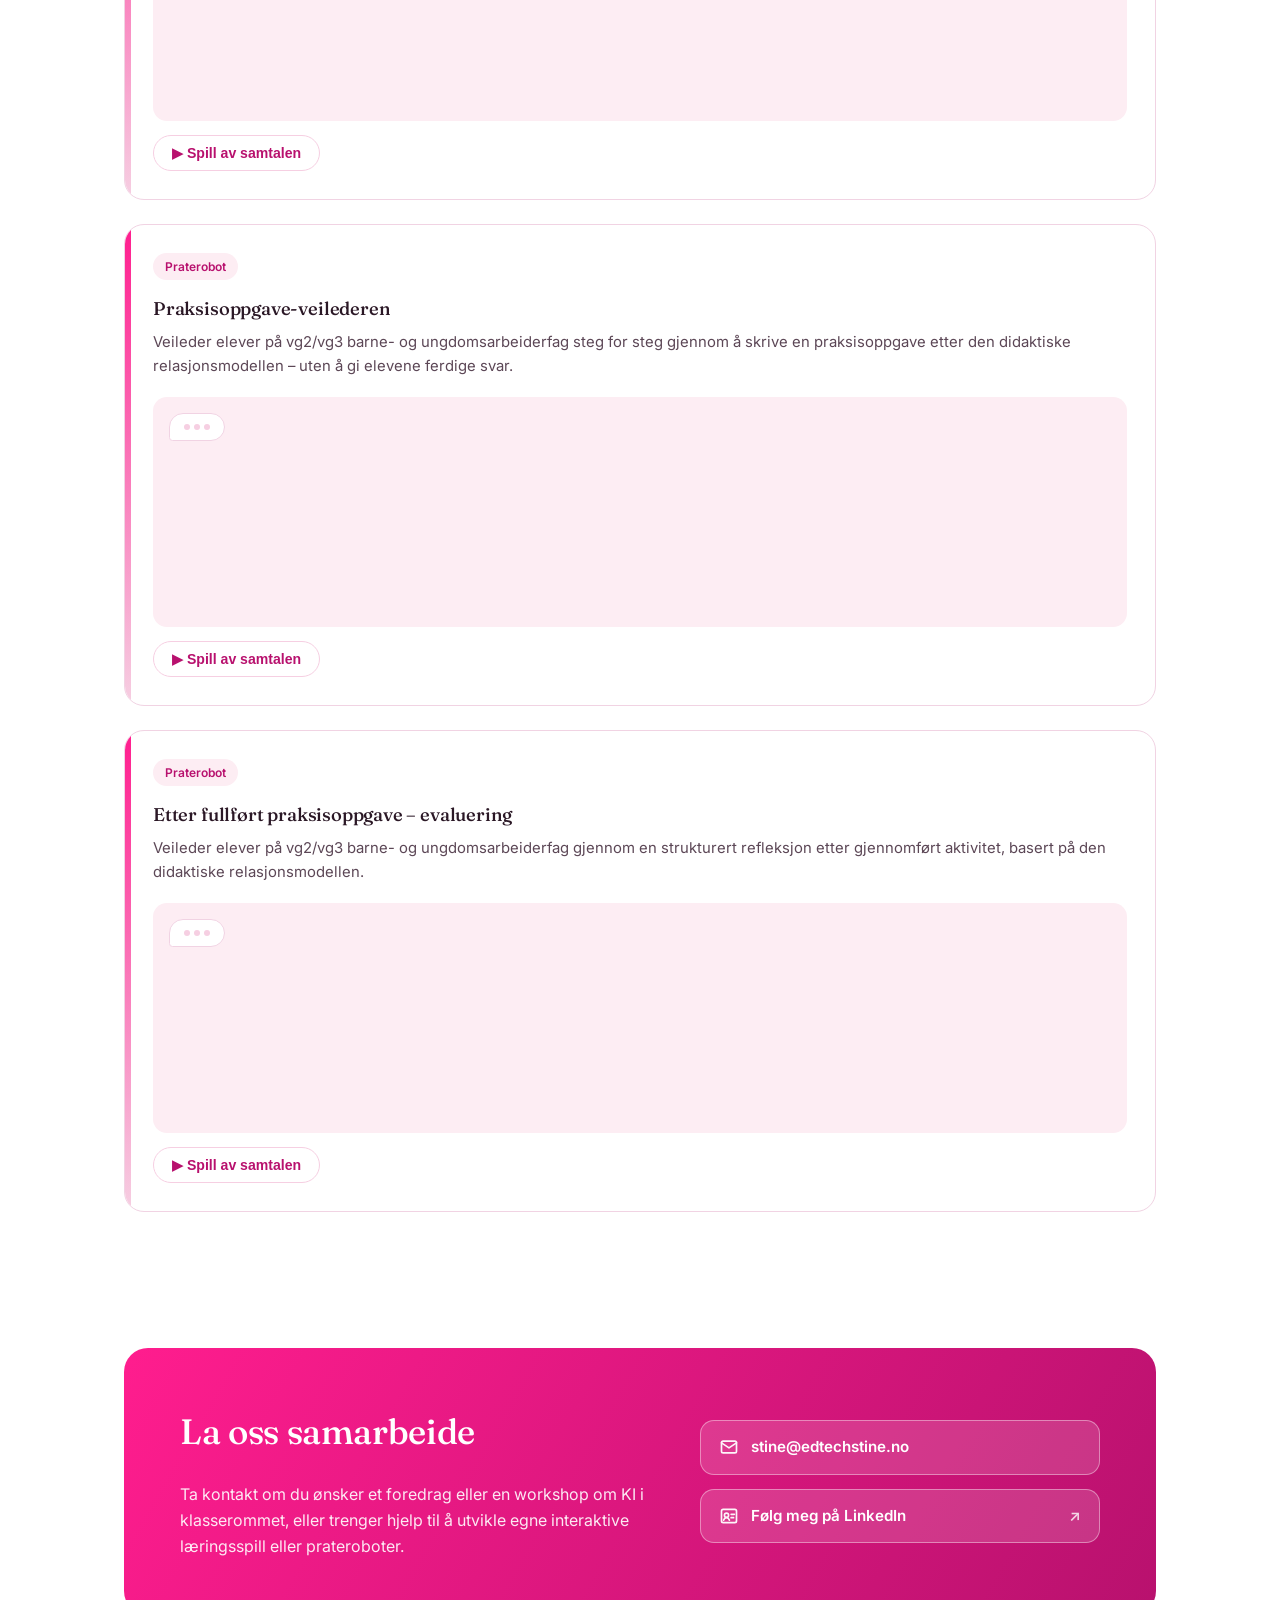
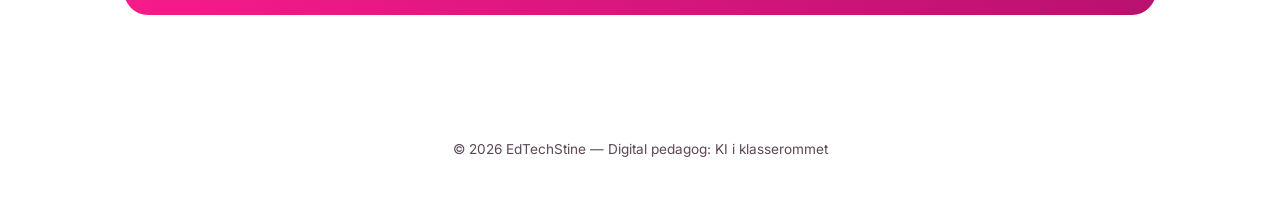
<file: spill/index.html>
<!DOCTYPE html>
<html lang="nb">
<head>
<meta charset="UTF-8">
<meta name="viewport" content="width=device-width, initial-scale=1.0">
<title>Spill og prateroboter – EdTechStine</title>
<meta name="description" content="Interaktive læringsspill og prateroboter fra klasserommet – prøv selv.">
<meta property="og:type" content="website">
<meta property="og:site_name" content="EdTechStine">
<meta property="og:locale" content="nb_NO">
<meta property="og:url" content="https://edtechstine.no/spill/">
<meta property="og:title" content="Spill og prateroboter – EdTechStine">
<meta property="og:description" content="Interaktive læringsspill og prateroboter fra klasserommet – prøv selv.">
<meta property="og:image" content="https://edtechstine.no/assets/deling.png">
<meta property="og:image:width" content="1200">
<meta property="og:image:height" content="630">
<meta property="og:image:alt" content="EdTechStine – Der mennesket møter KI i klasserommet">
<meta name="twitter:card" content="summary_large_image">
<link rel="icon" href="/assets/logo-ikon.png">
<link rel="preconnect" href="https://fonts.googleapis.com">
<link href="https://fonts.googleapis.com/css2?family=Fraunces:ital,opsz,wght@0,9..144,400;0,9..144,500;0,9..144,600;1,9..144,500&family=Inter:wght@400;500;600;700&display=swap" rel="stylesheet">
<link rel="stylesheet" href="/assets/style.css?v=2">
</head>
<body>

<header>
  <nav class="wrap">
    <a class="brand" href="/"><img src="/assets/logo-ikon.png" alt="EdTechStine logo"> EdTechStine</a>
    <ul>
      <li><a href="/kurs/">Kurs og foredrag</a></li>
      <li><a href="/spill/" class="active">Spill og prateroboter</a></li>
      <li><a href="/ressurser/">Ressurser</a></li>
      <li><a href="/om/">Om meg</a></li>
      <li><a href="#kontakt">Kontakt</a></li>
    </ul>
  </nav>
</header>

<section class="page-hero">
  <div class="wrap">
    <div class="crumb"><a href="/">Forside</a> / Spill og prateroboter</div>
    <h1>Spill og <em>prateroboter</em></h1>
    <p>Læringsspill og prateroboter jeg har laget og testet i egen undervisning. Alt er gratis og krever ingen innlogging – bruk dem gjerne med egne elever.</p>
  </div>
</section>

<section id="spillene" class="alt" style="padding-top:64px">
  <div class="wrap">
    <span class="kicker">Læringsspill</span>
    <h2>Fem spill, fem spilltyper</h2>
    <p class="kurs-intro">Spillene er laget for å øve på fagstoff, ikke bare for å samle poeng. Eleven må vurdere, sortere og ta valg, og får en forklaring tilbake når noe blir feil. De fem spillene viser fem ulike måter å bygge et læringsspill på: fra å skrive egne svar på virkelige situasjoner til en lagquiz for hele klassen på storskjerm. Alle fungerer rett i nettleseren, uten innlogging.</p>
    <div class="game-grid">
      <article class="game">
        <a class="game-thumb" href="/faktasjekk.html" target="_blank" rel="noopener"><img src="/assets/spill/faktasjekk.jpg" alt="Skjermbilde av Faktasjekk-stafett" loading="lazy"></a>
        <div class="game-body">
          <span class="demo-tag">Finn feilen</span>
          <h3>Faktasjekk-stafett</h3>
          <p>Copilot svarer alltid selvsikkert – men har det rett? Elevene jakter på plantede feil i et KI-svar mot klokka, og får fasit med forklaring og tips til hvordan feilen kan oppdages.</p>
          <div class="meta"><span>5.–10. trinn</span><span>Naturfag og norsk</span><span>Digital dømmekraft</span></div>
          <a class="btn btn-primary game-btn" href="/faktasjekk.html" target="_blank" rel="noopener">Spill nå →</a>
        </div>
      </article>
      <article class="game">
        <a class="game-thumb" href="/scenario-trener.html" target="_blank" rel="noopener"><img src="/assets/spill/scenario.jpg" alt="Skjermbilde av Scenario-treneren" loading="lazy"></a>
        <div class="game-body">
          <span class="demo-tag">Scenario</span>
          <h3>Scenario-treneren</h3>
          <p>Seks virkelige situasjoner fra jobb i SFO og barnehage. Eleven skriver hva hun ville gjort og får en sjekkliste med faglige tips tilbake.</p>
          <div class="meta"><span>VG3 BUA</span><span>Mål 13 og 26</span><span>Individuelt</span></div>
          <a class="btn btn-primary game-btn" href="/scenario-trener.html" target="_blank" rel="noopener">Spill nå →</a>
        </div>
      </article>
      <article class="game">
        <a class="game-thumb" href="/sorter-spillet.html" target="_blank" rel="noopener"><img src="/assets/spill/sorter.jpg" alt="Skjermbilde av Sorter det riktig" loading="lazy"></a>
        <div class="game-body">
          <span class="demo-tag">Sortering</span>
          <h3>Sorter det riktig</h3>
          <p>Dra begreper om rettigheter, plikter og medvirkning til riktig kategori, i tre runder med økende vanskelighetsgrad.</p>
          <div class="meta"><span>VG3 BUA</span><span>Mål 13 og 26</span><span>Individuelt eller i par</span></div>
          <a class="btn btn-primary game-btn" href="/sorter-spillet.html" target="_blank" rel="noopener">Spill nå →</a>
        </div>
      </article>
      <article class="game">
        <a class="game-thumb" href="/psykisk-helse.html" target="_blank" rel="noopener"><img src="/assets/spill/psykisk.jpg" alt="Skjermbilde av Psykiske lidelser og diagnoser" loading="lazy"></a>
        <div class="game-body">
          <span class="demo-tag">Interaktiv gjennomgang</span>
          <h3>Psykiske lidelser og diagnoser</h3>
          <p>Elleve sider med video, bilder å trykke på og spørsmål til refleksjon om psykisk helse og hva som holder oss friske.</p>
          <div class="meta"><span>Helsefremmende arbeid</span><span>Helse og oppvekst</span><span>Hel klasse</span></div>
          <a class="btn btn-primary game-btn" href="/psykisk-helse.html" target="_blank" rel="noopener">Spill nå →</a>
        </div>
      </article>
      <article class="game">
        <a class="game-thumb" href="/skattejakt.html" target="_blank" rel="noopener"><img src="/assets/spill/skattejakt.jpg" alt="Skjermbilde av Skattejakt: Helse og oppvekst" loading="lazy"></a>
        <div class="game-body">
          <span class="demo-tag">Lagquiz på storskjerm</span>
          <h3>Skattejakt: Helse og oppvekst</h3>
          <p>Lagene svarer med fingrene, og de som svarer riktig, åpner en skattekiste. Den kan gi gull, tyveri – eller en gammel plasterlapp.</p>
          <div class="meta"><span>Utdanningsvalg</span><span>Ungdomsskole og Vg1</span><span>2–6 lag</span></div>
          <a class="btn btn-primary game-btn" href="/skattejakt.html" target="_blank" rel="noopener">Spill nå →</a>
        </div>
      </article>
    </div>
    <div class="maker-box">
      <div>
        <h3>Vil du lage ditt eget?</h3>
        <p>Alle spillene er laget med KI, uten at jeg kan programmere. Spillmakeren hjelper deg i gang med fire enkle spørsmål.</p>
      </div>
      <a class="btn btn-ghost" href="/spillmakeren.html">Prøv Spillmakeren →</a>
    </div>
  </div>
</section>

<section id="prateroboter">
  <div class="wrap">
    <span class="kicker">Prateroboter</span>
    <h2>Øving og veiledning uten ferdige svar</h2>
    <p class="kurs-intro">Prateroboter jeg bruker med elever på Helse- og oppvekstfag. De stiller spørsmål og spiller roller i stedet for å gi svaret. Trykk på knappen for å se en samtale.</p>
    <div class="demo-grid">
      <div class="demo-card chat-card">
        <span class="demo-tag">Praterobot · rollespill</span>
        <h3>Praksistreneren</h3>
        <p>Elever på Vg1 Helse- og oppvekstfag øver på samtaler de møter i praksis. Roboten spiller barnet, forelderen eller beboeren – og gir tilbakemelding etterpå. Her øver en elev på henting i barnehagen.</p>
        <div class="chat-window" id="chat-window-3"></div>
        <button class="chat-replay" onclick="playChat('chat-window-3', chatScript3)">▶ Spill av samtalen</button>
      </div>
      <div class="demo-card chat-card">
        <span class="demo-tag">Praterobot</span>
        <h3>Praksisoppgave-veilederen</h3>
        <p>Veileder elever på vg2/vg3 barne- og ungdomsarbeiderfag steg for steg gjennom å skrive en praksisoppgave etter den didaktiske relasjonsmodellen – uten å gi elevene ferdige svar.</p>
        <div class="chat-window" id="chat-window-1"></div>
        <button class="chat-replay" onclick="playChat('chat-window-1', chatScript1)">▶ Spill av samtalen</button>
      </div>
      <div class="demo-card chat-card">
        <span class="demo-tag">Praterobot</span>
        <h3>Etter fullført praksisoppgave – evaluering</h3>
        <p>Veileder elever på vg2/vg3 barne- og ungdomsarbeiderfag gjennom en strukturert refleksjon etter gjennomført aktivitet, basert på den didaktiske relasjonsmodellen.</p>
        <div class="chat-window" id="chat-window-2"></div>
        <button class="chat-replay" onclick="playChat('chat-window-2', chatScript2)">▶ Spill av samtalen</button>
      </div>
    </div>
  </div>
</section>

<section id="kontakt">
  <div class="wrap">
    <div class="contact-box">
      <div>
        <h2>La oss samarbeide</h2>
        <p>Ta kontakt om du ønsker et foredrag eller en workshop om KI i klasserommet, eller trenger hjelp til å utvikle egne interaktive læringsspill eller prateroboter.</p>
      </div>
      <div class="contact-links">
        <a href="mailto:stine@edtechstine.no"><svg viewBox="0 0 24 24" width="20" height="20" fill="none" stroke="currentColor" stroke-width="2" stroke-linecap="round" stroke-linejoin="round" aria-hidden="true"><rect x="3" y="5" width="18" height="14" rx="2"/><path d="m3 7 9 6 9-6"/></svg><span>stine@edtechstine.no</span></a>
        <a href="https://www.linkedin.com/in/stine-mari-s%C3%A6grov-1a8908323/" target="_blank" rel="noopener"><svg viewBox="0 0 24 24" width="20" height="20" fill="none" stroke="currentColor" stroke-width="2" stroke-linecap="round" stroke-linejoin="round" aria-hidden="true"><rect x="3" y="4" width="18" height="16" rx="2"/><circle cx="9" cy="11" r="2.5"/><path d="M5.5 17c.8-2 2-3 3.5-3s2.7 1 3.5 3M14.5 10h4M14.5 14h3"/></svg><span>Følg meg på LinkedIn</span><span class="ext">↗</span></a>
      </div>
    </div>
  </div>
</section>

<footer>
  <div class="wrap">© 2026 EdTechStine — Digital pedagog: KI i klasserommet</div>
</footer>
<script>
  const chatScript1 = [
    {role:'bot', text:'Hei! Jeg kan veilede deg gjennom prosessen med å skrive en praksisoppgave steg for steg. 📝 Skal vi starte med navnet ditt og dato for oppstart av planen?'},
    {role:'user', text:'Hei! Jeg heter Emma, og jeg starter planen 12. mars.'},
    {role:'bot', text:'Bra, Emma! 😊 Da går vi videre. Hva heter aktiviteten du ønsker å gjennomføre?'},
    {role:'user', text:'Jeg vil kalle den "Fingermaling i naturen".'},
    {role:'bot', text:'Fint navn! Kan du si litt om hvorfor akkurat denne aktiviteten passer godt for barnegruppen din?'}
  ];

  const chatScript2 = [
    {role:'bot', text:'Hei! Jeg kan veilede deg gjennom prosessen med å skrive en refleksjon etter at du har gjennomført aktiviteten din. 📝 Var planen din oversiktlig? Hva synes du gikk bra, og var det noe som var mindre bra?'},
    {role:'user', text:'Planen var ganske oversiktlig, men jeg brukte litt for lang tid på forberedelsene.'},
    {role:'bot', text:'Bra observasjon! 😊 Da går vi videre. Hva har du lykkes med? Prøv å være konkret.'},
    {role:'user', text:'Jeg synes jeg lyktes med å få barna engasjert i fingermalingen.'},
    {role:'bot', text:'Fint! Hva tror du var grunnen til at akkurat den aktiviteten engasjerte dem så mye?'}
  ];

  const chatScript3 = [
    {role:'bot', text:'Du er i praksis i barnehagen. Det er henting, og mora til Sofie (4 år) kommer i garderoben. 👋 «Hei! Har Sofie hatt en fin dag?»'},
    {role:'user', text:'Hei! Ja, hun har lekt mye i sandkassa og spist godt til lunsj 😊'},
    {role:'bot', text:'«Så fint! Forresten – hva skjedde egentlig med Jonas i dag? Sofie sa at han gråt og ble hentet tidlig.»'},
    {role:'user', text:'Jeg skjønner at du lurer, men jeg kan ikke snakke om andre barn. Det har vi taushetsplikt om.'},
    {role:'bot', text:'(nikker) «Nei, selvfølgelig. Jeg ble bare litt bekymret.»'},
    {role:'bot', text:'🎬 Ute av rollen! 💪 Du startet med noe positivt om Sofie, og du satte en tydelig, vennlig grense. 🌱 Neste gang kan du også anerkjenne bekymringen: «Det er fint at du bryr deg.» 🧠 Faglig knagg: taushetsplikt.'}
  ];

  function playChat(windowId, script){
    const win = document.getElementById(windowId);
    win.innerHTML = '';
    let delay = 0;
    script.forEach((step) => {
      const typingTime = 500 + Math.min(step.text.length * 12, 900);
      delay += 400;
      setTimeout(() => {
        const typing = document.createElement('div');
        typing.className = 'typing';
        typing.innerHTML = '<span></span><span></span><span></span>';
        win.appendChild(typing);
        win.scrollTop = win.scrollHeight;
        setTimeout(() => {
          typing.remove();
          const msg = document.createElement('div');
          msg.className = 'msg ' + step.role;
          msg.textContent = step.text;
          win.appendChild(msg);
          win.scrollTop = win.scrollHeight;
        }, typingTime);
      }, delay);
      delay += typingTime;
    });
  }

  // Spill av automatisk første gang demoet blir synlig
  function setupAutoplay(windowId, script){
    const observer = new IntersectionObserver((entries) => {
      entries.forEach((entry) => {
        if(entry.isIntersecting){
          playChat(windowId, script);
          observer.disconnect();
        }
      });
    }, {threshold:0.4});
    const el = document.getElementById(windowId);
    if(el) observer.observe(el);
  }
  document.addEventListener('DOMContentLoaded', () => {
    setupAutoplay('chat-window-1', chatScript1);
    setupAutoplay('chat-window-2', chatScript2);
    setupAutoplay('chat-window-3', chatScript3);
  });
</script>
</body>
</html>
</file>
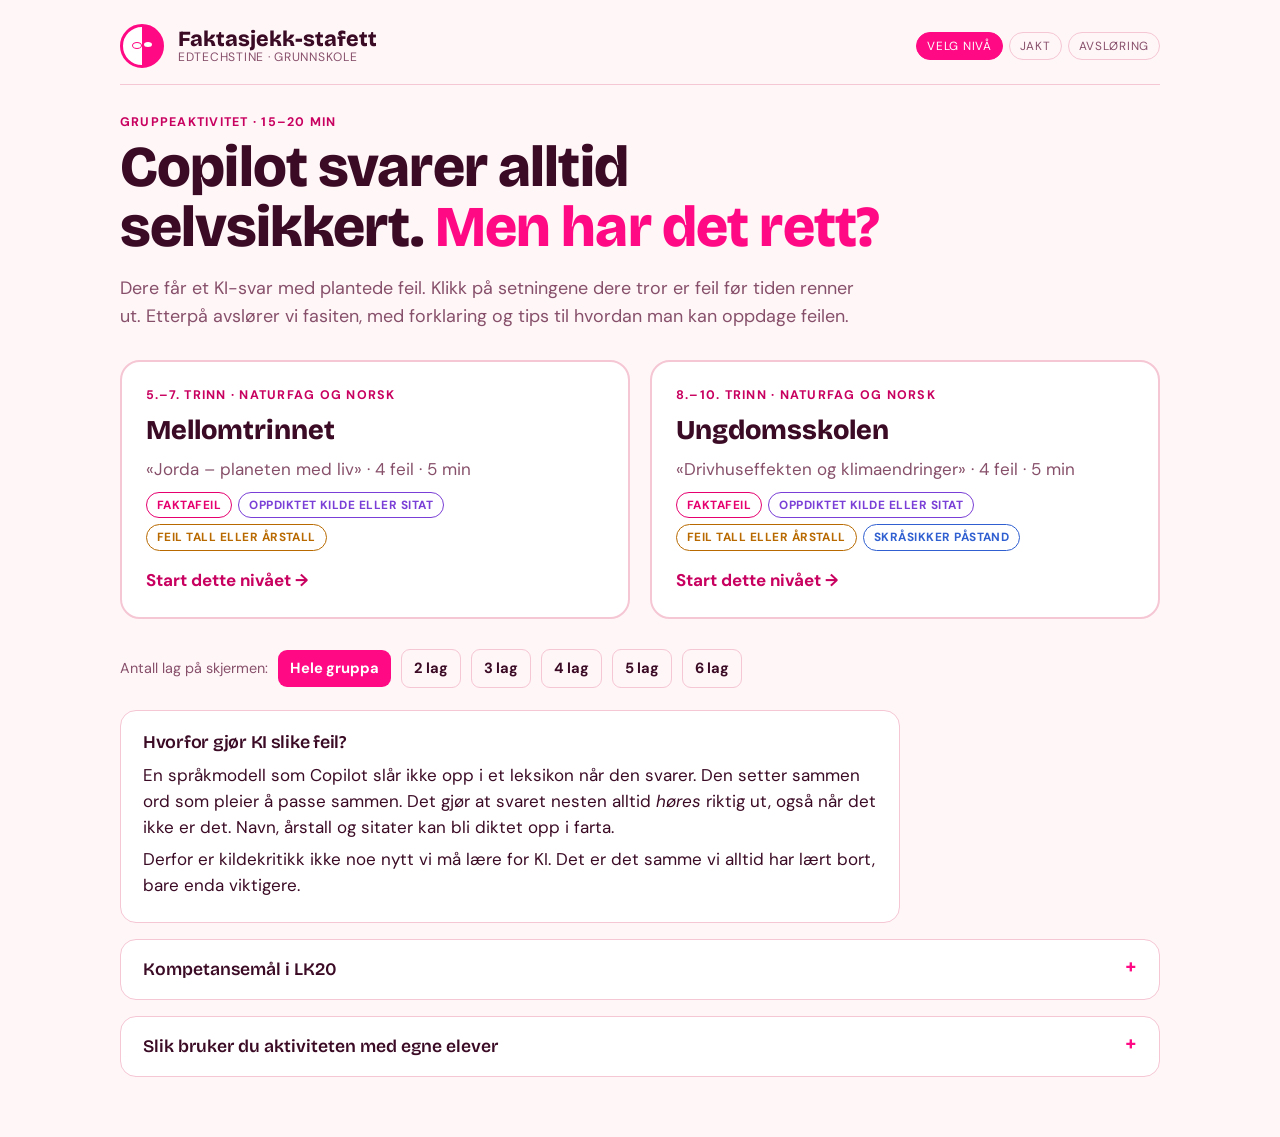
<file: faktasjekk.html>
<!doctype html><html><head><meta charset=utf8><meta name=viewport content="width=device-width,initial-scale=1,viewport-fit=cover"><style>:root{color-scheme:light;box-sizing:border-box;padding-top:env(safe-area-inset-top,0px);padding-bottom:env(safe-area-inset-bottom,0px)}html{scroll-padding-top:env(safe-area-inset-top,0px)}body{margin:0;padding:0;font:14px -apple-system,BlinkMacSystemFont,sans-serif;background:#fff;color:#000}img{max-width:100%}[hidden]:not([hidden=until-found i]){display:none!important}</style></head><body>
<title>Faktasjekk-stafett grunnskole</title>
<link rel="preconnect" href="https://fonts.googleapis.com">
<link rel="stylesheet" href="https://fonts.googleapis.com/css2?family=Bricolage+Grotesque:opsz,wght@12..96,600;12..96,800&family=DM+Sans:opsz,wght@9..40,400;9..40,500;9..40,700&family=DM+Mono:wght@500&display=swap">
<style>
/* Layout: storskjermflate – topplinje, én skjerm om gangen (velg nivå → jakt med klikkbare setninger og klokke → avsløring med fasit) */
:root{
  --bg:#fff6f8; --surface:#ffffff; --tint:#fde3ea; --ink:#3b0b25; --muted:#87506a; --line:#f5c6d4;
  --pink:#ff0a84; --pink-deep:#c8005f; --on-pink:#ffffff; --ok:#13804a;
  --t-fakta:#e6006f; --t-kilde:#7a3fd6; --t-tall:#b86a00; --t-skjev:#0b7f86; --t-sikker:#2f5fd0;
  --display:"Bricolage Grotesque","Trebuchet MS",system-ui,sans-serif;
  --body:"DM Sans",system-ui,-apple-system,"Segoe UI",sans-serif;
  --mono:"DM Mono",ui-monospace,Menlo,monospace;
}
@media (prefers-color-scheme: dark){:root:not([data-theme="light"]){
  --bg:#1c0a14; --surface:#2a1220; --tint:#3a1a2b; --ink:#ffe8f0; --muted:#d79bb4; --line:#4d2539;
  --pink:#ff4fa3; --pink-deep:#ff7dbb; --on-pink:#1c0a14; --ok:#4fd08a;
  --t-fakta:#ff5fa8; --t-kilde:#b591ff; --t-tall:#f0a940; --t-skjev:#4fd0d6; --t-sikker:#7fa6ff; color-scheme:dark}}
:root[data-theme="dark"]{
  --bg:#1c0a14; --surface:#2a1220; --tint:#3a1a2b; --ink:#ffe8f0; --muted:#d79bb4; --line:#4d2539;
  --pink:#ff4fa3; --pink-deep:#ff7dbb; --on-pink:#1c0a14; --ok:#4fd08a;
  --t-fakta:#ff5fa8; --t-kilde:#b591ff; --t-tall:#f0a940; --t-skjev:#4fd0d6; --t-sikker:#7fa6ff; color-scheme:dark}

*{box-sizing:border-box}
body{background:var(--bg);color:var(--ink);font-family:var(--body);font-size:17px;line-height:1.55}
button{font:inherit;color:inherit;cursor:pointer}
:focus-visible{outline:3px solid var(--pink);outline-offset:2px}
.wrap{max-width:1120px;margin:0 auto;padding-inline:clamp(16px,4vw,40px);padding-block:18px 60px}
.top{display:flex;align-items:center;gap:14px;flex-wrap:wrap;padding-block:6px 16px;border-bottom:1px solid var(--line);margin-bottom:28px}
.mark{width:44px;height:44px;border-radius:50%;border:3px solid var(--pink);background:linear-gradient(90deg,var(--surface) 50%,var(--pink) 50%);position:relative;flex:none}
.mark::before,.mark::after{content:"";position:absolute;top:15px;width:8px;height:5px;border-radius:50%}
.mark::before{left:9px;border:1.5px solid var(--pink)} .mark::after{right:9px;background:var(--surface)}
.brand{display:flex;flex-direction:column;line-height:1.15}
.brand b{font-family:var(--display);font-weight:800;font-size:1.35rem}
.brand span{font-size:.76rem;color:var(--muted);letter-spacing:.06em;text-transform:uppercase}
.spacer{flex:1}
.steps{display:flex;gap:6px;flex-wrap:wrap}
.steps span{font-size:.74rem;letter-spacing:.06em;text-transform:uppercase;padding:4px 10px;border-radius:999px;color:var(--muted);border:1px solid var(--line)}
.steps span.on{background:var(--pink);color:var(--on-pink);border-color:var(--pink)}

h1,h2,h3{font-family:var(--display);text-wrap:balance;margin:0;letter-spacing:-.015em}
h1{font-size:clamp(2.1rem,5vw,3.6rem);font-weight:800;line-height:1.03}
h1 em{font-style:normal;color:var(--pink)}
h2{font-size:clamp(1.4rem,3vw,2rem);font-weight:800}
h3{font-size:1.12rem;font-weight:600}
.eyebrow{font-size:.78rem;letter-spacing:.1em;text-transform:uppercase;color:var(--pink-deep);font-weight:700;margin:0 0 6px}
.lede{font-size:1.12rem;max-width:62ch;color:var(--muted)}
.hint{font-size:.9rem;color:var(--muted)}
.btn{border:0;border-radius:12px;padding:12px 20px;font-weight:700;background:var(--pink);color:var(--on-pink);display:inline-flex;align-items:center;gap:8px}
.btn:hover{background:var(--pink-deep)}
.btn.ghost{background:transparent;color:var(--ink);border:1.5px solid var(--line)}
.btn.ghost:hover{border-color:var(--pink);background:var(--tint)}
.btn.small{padding:7px 12px;font-size:.92rem;border-radius:9px}
.row{display:flex;gap:10px;align-items:center;flex-wrap:wrap}

/* nivåvalg */
.levels{display:grid;grid-template-columns:repeat(2,minmax(0,1fr));gap:20px;margin:30px 0}
.level{text-align:left;background:var(--surface);border:2px solid var(--line);border-radius:20px;padding:24px;display:grid;gap:10px;align-content:start;transition:border-color .2s,transform .2s}
.level:hover{border-color:var(--pink);transform:translateY(-2px)}
.level .big{font-family:var(--display);font-weight:800;font-size:1.7rem;line-height:1.1}
.level .meta{color:var(--muted)}
.level .go{color:var(--pink-deep);font-weight:700;margin-top:6px}
.legend{display:flex;flex-wrap:wrap;gap:6px}
.tag{display:inline-flex;align-items:center;font-size:.74rem;font-weight:700;letter-spacing:.04em;text-transform:uppercase;padding:3px 10px;border-radius:999px;border:1.5px solid var(--c);color:var(--c)}
.c-fakta{--c:var(--t-fakta)} .c-kilde{--c:var(--t-kilde)} .c-tall{--c:var(--t-tall)} .c-skjev{--c:var(--t-skjev)} .c-sikker{--c:var(--t-sikker)}
.why{background:var(--surface);border:1px solid var(--line);border-radius:16px;padding:18px 22px;max-width:780px}
.why p{margin:.3em 0}
details.guide{margin-top:16px;background:var(--surface);border:1px solid var(--line);border-radius:16px;padding:2px 22px}
details.guide summary{cursor:pointer;padding:14px 0;font-family:var(--display);font-weight:600;font-size:1.1rem;list-style:none;display:flex;justify-content:space-between;gap:12px}
details.guide summary::after{content:"+";color:var(--pink);font-size:1.4rem;line-height:1}
details.guide[open] summary::after{content:"–"}
.gb{padding-bottom:18px;max-width:76ch}
.gb ol,.gb ul{padding-left:1.2em;margin:.4em 0 1em} .gb li{margin:.3em 0}
.km{border-left:4px solid var(--pink);padding:4px 0 4px 14px;margin:8px 0}
.km small{display:block;color:var(--muted);font-size:.82rem;letter-spacing:.04em;text-transform:uppercase}
.prompt{background:var(--tint);border-radius:12px;padding:14px 16px;font-family:var(--mono);font-size:.86rem;white-space:pre-wrap;word-break:break-word;margin:.5em 0}

/* jakt */
.head{display:flex;gap:20px;align-items:flex-end;justify-content:space-between;flex-wrap:wrap;margin-bottom:18px}
.head > div{min-width:0}
.timer{display:flex;align-items:center;gap:14px}
.ring{width:112px;height:112px;position:relative;flex:none}
.ring svg{width:100%;height:100%;transform:rotate(-90deg)}
.ring circle{fill:none;stroke-width:9}
.ring .trk{stroke:var(--tint)} .ring .bar{stroke:var(--pink);stroke-linecap:round;transition:stroke-dashoffset .9s linear}
.ring .num{position:absolute;inset:0;display:grid;place-items:center;font-family:var(--mono);font-size:1.6rem;font-variant-numeric:tabular-nums}
.ring.low .bar{stroke:var(--t-tall)}
.ring.done .num{color:var(--pink);animation:blink 1s steps(2) infinite}
@keyframes blink{50%{opacity:.25}}
.timer .ctrl{display:grid;gap:6px}
.teams{display:flex;gap:8px;flex-wrap:wrap;align-items:center;margin-bottom:12px}
.teams .lbl{font-size:.8rem;text-transform:uppercase;letter-spacing:.06em;color:var(--muted)}
.tbtn{border:2px solid var(--tc);background:transparent;border-radius:999px;padding:6px 14px;font-weight:700;display:inline-flex;gap:8px;align-items:center}
.tbtn[aria-pressed="true"]{background:var(--tc);color:#fff}
.tbtn .cnt{font-family:var(--mono);font-size:.82rem}
.ask{max-width:780px;margin-left:auto;background:var(--pink);color:var(--on-pink);padding:12px 16px;border-radius:16px 16px 4px 16px;font-weight:500;width:fit-content}
.answer{margin-top:14px;background:var(--surface);border:1px solid var(--line);border-radius:4px 18px 18px 18px;padding:clamp(18px,3vw,32px);font-size:clamp(1.12rem,1.9vw,1.42rem);line-height:1.75}
.answer .who{font-size:.76rem;letter-spacing:.08em;text-transform:uppercase;color:var(--muted);margin-bottom:10px;display:flex;gap:8px;align-items:center;font-family:var(--body);line-height:1.2}
.answer .who i{width:10px;height:10px;border-radius:50%;background:var(--pink)}
.answer p{margin:0 0 .8em} .answer p:last-child{margin:0}
.s{border-radius:6px;padding:2px 3px;cursor:pointer;transition:background .15s;-webkit-box-decoration-break:clone;box-decoration-break:clone}
.s:hover{background:var(--tint)}
.s.reading{background:var(--tint);box-shadow:0 0 0 3px var(--pink)}
.ttsrow{display:flex;justify-content:space-between;align-items:center;gap:10px;flex-wrap:wrap;margin-bottom:12px}
.s.m{background:color-mix(in srgb,var(--tc) 18%,transparent);box-shadow:inset 0 -3px 0 var(--tc)}
.s .flags{display:inline-flex;gap:2px;margin-left:3px;vertical-align:super}
.s .flags i{width:9px;height:9px;border-radius:50%;display:inline-block}
.answer.reveal .s{cursor:default}
.answer.reveal .s:hover{background:transparent}
.answer.reveal .s.e{cursor:pointer;background:color-mix(in srgb,var(--c) 14%,transparent);box-shadow:inset 0 -3px 0 var(--c)}
.answer.reveal .s.e.active{background:color-mix(in srgb,var(--c) 30%,transparent)}
.answer.reveal .s.fa{text-decoration:line-through dotted var(--muted);text-decoration-thickness:2px}
.answer.reveal sup.n{font-family:var(--mono);font-size:.6em;color:var(--c);margin-left:2px}

/* avsløring */
.result{display:grid;grid-template-columns:repeat(auto-fit,minmax(200px,1fr));gap:12px;margin:16px 0 4px}
.res{background:var(--surface);border:1px solid var(--line);border-top:4px solid var(--tc);border-radius:12px;padding:14px 16px}
.res b{font-family:var(--display);font-size:1.15rem}
.res .big{font-family:var(--mono);font-size:1.8rem;font-variant-numeric:tabular-nums}
.res span{display:block;color:var(--muted);font-size:.9rem}
.cards{display:grid;gap:12px;margin-top:20px}
.card{background:var(--surface);border:1px solid var(--line);border-left:5px solid var(--c);border-radius:12px;padding:14px 18px}
.card.active{box-shadow:0 0 0 2px var(--c)}
.card .h{display:flex;gap:10px;align-items:center;flex-wrap:wrap;margin-bottom:4px}
.card .n{font-family:var(--mono);color:var(--c)}
.card p{margin:.35em 0}
.card .tip{color:var(--muted)} .card .tip b{color:var(--ink)}
.card .who2{display:flex;gap:6px;flex-wrap:wrap;margin-top:8px;font-size:.85rem}
.pill{border-radius:999px;padding:2px 10px;font-weight:600;border:1.5px solid var(--tc);color:var(--tc)}
.pill.miss{border-color:var(--line);color:var(--muted);text-decoration:line-through}
.fa-note{margin-top:16px;padding:12px 16px;border:1.5px dashed var(--line);border-radius:12px;color:var(--muted)}
.nextbtns{display:flex;gap:10px;flex-wrap:wrap;margin-top:24px}
.talk{margin-top:28px;max-width:780px}
.talk ol{padding-left:1.2em} .talk li{margin:.45em 0;font-size:1.06rem}

@media (max-width:760px){ .levels{grid-template-columns:1fr} .ring{width:94px;height:94px} .ring .num{font-size:1.3rem} }
@media (prefers-reduced-motion:reduce){*{transition:none!important;animation:none!important}}
</style>

<div class="wrap">
  <header class="top">
    <div class="mark" aria-hidden="true"></div>
    <div class="brand"><b>Faktasjekk-stafett</b><span>EdTechStine · grunnskole</span></div>
    <div class="spacer"></div>
    <nav class="steps" aria-label="Fremdrift"><span data-s="start">Velg nivå</span><span data-s="hunt">Jakt</span><span data-s="reveal">Avsløring</span></nav>
  </header>
  <main id="app"></main>
</div>

<script>
(function(){
"use strict";
const TYPES={
  fakta:{label:"Faktafeil",cls:"fakta"},
  kilde:{label:"Oppdiktet kilde eller sitat",cls:"kilde"},
  tall:{label:"Feil tall eller årstall",cls:"tall"},
  skjev:{label:"Skjevhet",cls:"skjev"},
  sikker:{label:"Skråsikker påstand",cls:"sikker"}
};
const TEAMC=["#ff0a84","#7a3fd6","#0b7f86","#d35400","#2f5fd0","#13804a"];
const MAXT=6, newMarks=()=>Array.from({length:MAXT},()=>new Set());

const LEVELS={
 mellom:{
  name:"Mellomtrinnet", grade:"5.–7. trinn", fag:"Naturfag og norsk", title:"Jorda – planeten med liv", minutes:5,
  ask:"Skriv en kort tekst om jorda og verdensrommet for 6. klasse.",
  types:["fakta","kilde","tall"],
  paras:[
   [{t:"Jorda er den tredje planeten fra sola."},
    {t:"Jorda er den eneste planeten vi vet om som har liv."},
    {t:"Det tar jorda ett år å gå én runde rundt sola."}],
   [{t:"Jorda snurrer rundt seg selv én gang i uka.", e:{type:"fakta",
      why:"Jorda snurrer rundt seg selv én gang i døgnet. Det er derfor vi har dag og natt.",
      tip:"Tenk på dag og natt. Hvor ofte blir det mørkt?"}},
    {t:"Mars er den største planeten i solsystemet.", e:{type:"fakta",
      why:"Den største planeten er Jupiter. Mars er faktisk mindre enn jorda.",
      tip:"Sjekk i naturfagboka eller på en plakat av solsystemet."}},
    {t:"Månen lyser fordi sola skinner på den."}],
   [{t:"Neil Armstrong var den første som gikk på månen, i 1979.", e:{type:"tall",
      why:"Månelandingen var i 1969, ti år tidligere.",
      tip:"Årstall er lette å sjekke. Søk på «månelandingen»."}},
    {t:"Professor Lise Romstad sier: «Det bor helt sikkert små dyr på Mars.»", e:{type:"kilde",
      why:"Både professoren og sitatet er diktet opp. Ingen har funnet liv på Mars.",
      tip:"Søk på navnet. Finner du ikke personen, skal du ikke stole på sitatet."}},
    {t:"Sola er en stjerne."}]
  ],
  goals:[
   {fag:"Norsk etter 7. trinn (NOR01-08)", t:"orientere seg i faglige kilder på bibliotek og digitalt, vurdere hvor pålitelige kildene er, og vise til kilder i egne tekster"},
   {fag:"Naturfag etter 7. trinn (NAT01-05)", t:"gjøre rede for forutsetningene jorda har for liv, og sammenligne med andre himmellegemer i universet"},
   {fag:"Naturfag etter 7. trinn (NAT01-05)", t:"beskrive og visualisere hvordan døgn, månefaser og årstider oppstår, og samtale om hvordan dette påvirker livet på jorda"}
  ],
  talk:["Hvilken feil var lettest å finne, og hvorfor?","Hvordan kan en tekst høres riktig ut selv om den er feil?","Hvor kan vi sjekke om noe stemmer? Hvilke kilder stoler dere mest på?","Hva gjør dere neste gang Copilot gir dere et svar til en skoleoppgave?"]
 },
 ungdom:{
  name:"Ungdomsskolen", grade:"8.–10. trinn", fag:"Naturfag og norsk", title:"Drivhuseffekten og klimaendringer", minutes:5,
  ask:"Forklar drivhuseffekten kort for en elev i 9. klasse.",
  types:["fakta","kilde","tall","sikker"],
  paras:[
   [{t:"Drivhuseffekten betyr at gasser i lufta holder på varmen fra jorda."},
    {t:"Uten drivhuseffekten ville det vært mye kaldere på jorda."},
    {t:"CO₂ er den eneste gassen som gir drivhuseffekt.", e:{type:"fakta",
      why:"Også metan, lystgass og vanndamp er drivhusgasser.",
      tip:"Ord som «eneste» bør alltid få deg til å sjekke."}}],
   [{t:"Når vi brenner kull, olje og gass, slipper vi ut mye CO₂."},
    {t:"Parisavtalen om klima ble laget i 1997.", e:{type:"tall",
      why:"Parisavtalen kom i 2015. I 1997 kom en annen avtale, Kyotoprotokollen.",
      tip:"Søk på «Parisavtalen» og sjekk årstallet."}},
    {t:"Jorda har blitt varmere de siste hundre årene."}],
   [{t:"Ifølge Det norske klimainstituttet har Norge halvert utslippene sine.", e:{type:"kilde",
      why:"Instituttet finnes ikke, og Norge har ikke halvert utslippene.",
      tip:"Søk etter instituttet. Ekte utslippstall finner du hos SSB."}},
    {t:"I 2040 vil hele Oslo ligge under vann.", e:{type:"sikker",
      why:"Havet stiger, men ingen forskere sier at Oslo blir borte. Ingen kan vite framtiden så sikkert.",
      tip:"Vær obs på skråsikre spådommer. Ekte forskning sier «kanskje» og «trolig»."}},
    {t:"Mange isbreer i Norge har blitt mindre."}]
  ],
  goals:[
   {fag:"Norsk etter 10. trinn (NOR01-08)", t:"bruke kilder på en kritisk måte, markere sitater og vise til kilder på en etterrettelig måte i egne tekster"},
   {fag:"Naturfag etter 10. trinn (NAT01-05)", t:"beskrive drivhuseffekten og gjøre rede for faktorer som kan være årsak til globale klimaendringer"},
   {fag:"Naturfag etter 10. trinn (NAT01-05)", t:"gi eksempler på dagsaktuell forskning og drøfte hvordan ny kunnskap genereres gjennom samarbeid og kritisk tilnærming til eksisterende kunnskap"}
  ],
  talk:["Hvilke feil fant dere med fagkunnskap, og hvilke fordi noe «luktet rart»?","Hvorfor er skråsikre spådommer vanskeligere å se enn feil tall?","Hvilke ord i en tekst bør få oss til å stoppe opp? («helt sikkert», «alle», «forskere er uenige» …)","Hvordan kan elevene bruke Copilot uten å bli lurt? Hva bør de alltid sjekke?"]
 }
};

const PROMPT=`Skriv en fagtekst på ca. 150 ord om [TEMA] for elever på [TRINN]. Skriv i en selvsikker tone, som en vanlig lærebok.

Legg inn 5 feil i teksten:
– 2 faktafeil
– 1 feil tall eller årstall
– 1 oppdiktet sitat fra en person som ikke finnes
– 1 påstand som høres sikker ut, men som ingen egentlig vet

Ikke vis hvor feilene er. Lag en fasit etter teksten: skriv hver feil, hva som er riktig og hvordan elevene kan sjekke det.`;

const st={screen:"start",lv:null,teams:1,cur:0,marks:newMarks(),time:0,running:false,active:null};
const app=document.getElementById("app");
const esc=s=>String(s).replace(/[&<>"]/g,c=>({"&":"&amp;","<":"&lt;",">":"&gt;",'"':"&quot;"}[c]));
let tick=null,audio=null;
const L=()=>LEVELS[st.lv];
const allS=()=>L().paras.flat().map((s,i)=>({...s,i}));
const errIdx=()=>allS().filter(s=>s.e).map(s=>s.i);
const tname=i=>st.teams===1?"Gruppa":`Lag ${i+1}`;

function steps(){document.querySelectorAll(".steps span").forEach(s=>s.classList.toggle("on",s.dataset.s===st.screen));}
function render(){stopRead();steps();({start:vStart,hunt:vHunt,reveal:vReveal})[st.screen]();}

/* --- start --- */
function vStart(){
  app.innerHTML=`
  <p class="eyebrow">Gruppeaktivitet · 15–20 min</p>
  <h1>Copilot svarer alltid selvsikkert. <em>Men har det rett?</em></h1>
  <p class="lede">Dere får et KI-svar med plantede feil. Klikk på setningene dere tror er feil før tiden renner ut. Etterpå avslører vi fasiten, med forklaring og tips til hvordan man kan oppdage feilen.</p>
  <div class="levels">${Object.entries(LEVELS).map(([k,l])=>`
    <button class="level" data-lv="${k}">
      <span class="eyebrow" style="margin:0">${l.grade} · ${l.fag}</span>
      <span class="big">${l.name}</span>
      <span class="meta">«${l.title}» · ${l.paras.flat().filter(s=>s.e).length} feil · ${l.minutes} min</span>
      <span class="legend">${l.types.map(t=>`<span class="tag c-${t}">${TYPES[t].label}</span>`).join("")}</span>
      <span class="go">Start dette nivået →</span>
    </button>`).join("")}</div>
  <div class="row" style="margin-bottom:22px"><span class="hint">Antall lag på skjermen:</span>
    ${[1,2,3,4,5,6].map(n=>`<button class="btn ${st.teams===n?"":"ghost"} small" data-teams="${n}" aria-pressed="${st.teams===n}">${n===1?"Hele gruppa":n+" lag"}</button>`).join("")}</div>

  <div class="why"><h3>Hvorfor gjør KI slike feil?</h3>
    <p>En språkmodell som Copilot slår ikke opp i et leksikon når den svarer. Den setter sammen ord som pleier å passe sammen. Det gjør at svaret nesten alltid <i>høres</i> riktig ut, også når det ikke er det. Navn, årstall og sitater kan bli diktet opp i farta.</p>
    <p>Derfor er kildekritikk ikke noe nytt vi må lære for KI. Det er det samme vi alltid har lært bort, bare enda viktigere.</p></div>

  <details class="guide"><summary>Kompetansemål i LK20</summary><div class="gb">
    ${Object.values(LEVELS).map(l=>`<h3 style="margin-top:8px">${l.name}: «${l.title}»</h3>${l.goals.map(g=>`<div class="km"><small>${g.fag}</small>${esc(g.t)}</div>`).join("")}`).join("")}
    <p class="hint">Fra læreplanene som gjelder fra 1. august 2026 (udir.no). Norskmålene er sjekket ordrett mot bokmålsteksten. Naturfagmålene er sjekket mot udir.no og gjengitt på bokmål.</p>
  </div></details>

  <details class="guide"><summary>Slik bruker du aktiviteten med egne elever</summary><div class="gb">
    <ol>
      <li><b>Kjør den som her.</b> Vis teksten på storskjerm, del klassen i to eller tre lag, og la lagene komme opp og klikke på sine setninger. Lagknappene øverst holder markeringene adskilt.</li>
      <li><b>Krev bevis.</b> Laget får bare poeng hvis de kan si hva som er riktig og hvor de fant det. Da øver elevene på å vise til kilder, ikke bare å gjette.</li>
      <li><b>Lag din egen tekst med Copilot.</b> Bruk prompten under og bytt ut tema og trinn. Sjekk fasiten selv før timen, for KI kan ta feil i fasiten også.</li>
      <li><b>La elevene plante feil.</b> På ungdomstrinnet kan lagene lage feil til hverandre. For å lage en lur feil må man kunne faget godt.</li>
    </ol>
    <p><b>Prompt til Copilot:</b></p>
    <div class="prompt" id="pr">${esc(PROMPT)}</div>
    <div class="row"><button class="btn small" id="copy">Kopier prompt</button><span class="hint" id="cm" aria-live="polite"></span></div>
  </div></details>`;
  app.querySelectorAll("[data-lv]").forEach(b=>b.onclick=()=>startLevel(b.dataset.lv));
  app.querySelectorAll("[data-teams]").forEach(b=>b.onclick=()=>{st.teams=+b.dataset.teams;render();});
  app.querySelector("#copy").onclick=()=>{const m=app.querySelector("#cm");
    const sel=()=>{const r=document.createRange();r.selectNodeContents(document.getElementById("pr"));const s=getSelection();s.removeAllRanges();s.addRange(r);m.textContent="Teksten er markert, trykk Ctrl+C";};
    try{navigator.clipboard.writeText(PROMPT).then(()=>m.textContent="Kopiert",sel);}catch(e){sel();}};
}
function startLevel(k){stopT();st.lv=k;st.marks=newMarks();st.cur=0;st.time=L().minutes*60;st.active=null;st.screen="hunt";render();scrollTo(0,0);}

/* --- jakt --- */
const fmt=s=>`${Math.floor(s/60)}:${String(s%60).padStart(2,"0")}`;
function textHTML(mode){
  let i=-1; const errs=errIdx();
  return L().paras.map(p=>"<p>"+p.map(s=>{i++;
    if(mode==="hunt"){
      const who=[...Array(st.teams).keys()].filter(t=>st.marks[t].has(i));
      const mine=st.marks[st.cur].has(i);
      return `<span class="s${mine?" m":""}" style="--tc:${TEAMC[st.cur]}" data-i="${i}" role="button" tabindex="0" aria-pressed="${mine}">${esc(s.t)}${st.teams>1&&who.length?`<span class="flags" aria-hidden="true">${who.map(t=>`<i style="background:${TEAMC[t]}"></i>`).join("")}</span>`:""}</span>`;
    }
    const markedBy=[...Array(st.teams).keys()].filter(t=>st.marks[t].has(i));
    if(s.e){const n=errs.indexOf(i)+1;return `<span class="s e c-${s.e.type}${st.active===i?" active":""}" data-i="${i}" role="button" tabindex="0">${esc(s.t)}<sup class="n">${n}</sup></span>`;}
    return `<span class="s${markedBy.length?" fa":""}" data-i="${i}">${esc(s.t)}</span>`;
  }).join(" ")+"</p>").join("");
}
function vHunt(){
  const l=L(),C=2*Math.PI*52;
  app.innerHTML=`
  <div class="head"><div><p class="eyebrow">${l.name} · ${l.fag}</p><h2>${l.title}</h2>
    <p class="hint" style="margin:.4em 0 0">Klikk på setninger dere tror er feil. Klikk igjen for å fjerne markeringen. Det er ${errIdx().length} feil i teksten.</p></div>
    <div class="timer"><div class="ring" id="ring"><svg viewBox="0 0 120 120" aria-hidden="true"><circle class="trk" cx="60" cy="60" r="52"/><circle class="bar" id="bar" cx="60" cy="60" r="52" stroke-dasharray="${C}"/></svg><div class="num" id="num" role="timer">${fmt(st.time)}</div></div>
    <div class="ctrl"><button class="btn small" id="go">Start tid</button><button class="btn ghost small" id="plus">+1 min</button></div></div>
  </div>
  ${st.teams>1?`<div class="teams"><span class="lbl">Marker for</span>${[...Array(st.teams).keys()].map(t=>`<button class="tbtn" style="--tc:${TEAMC[t]}" data-t="${t}" aria-pressed="${st.cur===t}">${tname(t)} <span class="cnt">${st.marks[t].size}</span></button>`).join("")}</div>`:""}
  <div class="ttsrow"><button class="btn ghost small" id="tts" aria-pressed="false">Les opp teksten</button><span class="hint" id="ttsmsg" aria-live="polite"></span></div>
  <div class="ask">${esc(l.ask)}</div>
  <div class="answer" id="ans"><div class="who"><i></i>KI-svar</div>${textHTML("hunt")}</div>
  <div class="nextbtns"><button class="btn" id="rev">Avslør fasiten →</button><button class="btn ghost" id="back">Bytt nivå</button></div>`;
  updT();
  app.querySelector("#go").onclick=toggleT;
  app.querySelector("#tts").onclick=readAloud;
  app.querySelector("#plus").onclick=()=>{st.time+=60;updT();};
  app.querySelector("#rev").onclick=()=>{stopT();st.screen="reveal";render();scrollTo(0,0);};
  app.querySelector("#back").onclick=()=>{stopT();st.screen="start";render();};
  app.querySelectorAll(".tbtn").forEach(b=>b.onclick=()=>{st.cur=+b.dataset.t;refreshHunt();});
  bindSentences();
}
function bindSentences(){
  app.querySelectorAll("#ans .s").forEach(el=>{
    const f=()=>{const i=+el.dataset.i,m=st.marks[st.cur];m.has(i)?m.delete(i):m.add(i);refreshHunt();};
    el.onclick=f; el.onkeydown=e=>{if(e.key==="Enter"||e.key===" "){e.preventDefault();f();}};
  });
}
function refreshHunt(){
  const a=document.getElementById("ans"); a.innerHTML=`<div class="who"><i></i>KI-svar</div>`+textHTML("hunt"); bindSentences(); markReading();
  app.querySelectorAll(".tbtn").forEach(b=>{const t=+b.dataset.t;b.setAttribute("aria-pressed",st.cur===t);b.querySelector(".cnt").textContent=st.marks[t].size;});
}
function updT(){
  const num=document.getElementById("num"),bar=document.getElementById("bar"),ring=document.getElementById("ring"); if(!num) return;
  const tot=L().minutes*60,C=2*Math.PI*52,f=Math.max(0,Math.min(1,st.time/Math.max(tot,st.time)));
  num.textContent=st.time>0?fmt(st.time):"Tiden!"; bar.style.strokeDashoffset=C*(1-f);
  ring.classList.toggle("low",st.time>0&&st.time<=30); ring.classList.toggle("done",st.time<=0);
  const go=document.getElementById("go"); if(go) go.textContent=st.running?"Pause":(st.time<=0?"Ferdig":"Start tid");
}
function toggleT(){
  if(st.time<=0) return;
  if(!audio){try{audio=new (window.AudioContext||window.webkitAudioContext)();}catch(e){}}
  st.running=!st.running;
  if(st.running) tick=setInterval(()=>{st.time--;if(st.time<=0){st.time=0;stopT();beep();}updT();},1000); else stopT();
  updT();
}
function stopT(){clearInterval(tick);tick=null;st.running=false;}
function beep(){if(!audio)return;try{[0,.25,.5].forEach(d=>{const o=audio.createOscillator(),g=audio.createGain();o.frequency.value=880;o.connect(g);g.connect(audio.destination);g.gain.setValueAtTime(.18,audio.currentTime+d);g.gain.exponentialRampToValueAtTime(.001,audio.currentTime+d+.2);o.start(audio.currentTime+d);o.stop(audio.currentTime+d+.22);});}catch(e){}}

/* --- opplesing --- */
let speaking=false,readK=-1;
const hasTTS=()=>"speechSynthesis" in window&&"SpeechSynthesisUtterance" in window;
function pickVoice(){try{const v=speechSynthesis.getVoices();return v.find(x=>/^nb/i.test(x.lang))||v.find(x=>/^(no|nn)/i.test(x.lang))||null;}catch(e){return null;}}
if(hasTTS()){try{speechSynthesis.getVoices();speechSynthesis.onvoiceschanged=()=>speechSynthesis.getVoices();}catch(e){}}
function markReading(){document.querySelectorAll("#ans .s").forEach(x=>x.classList.toggle("reading",speaking&&+x.dataset.i===readK));}
function ttsBtn(){const b=document.getElementById("tts");if(!b)return;b.textContent=speaking?"Stopp opplesing":"Les opp teksten";b.setAttribute("aria-pressed",speaking);}
function readAloud(){
  const msg=document.getElementById("ttsmsg");
  if(!hasTTS()){if(msg)msg.textContent="Nettleseren støtter ikke opplesing.";return;}
  if(speaking){stopRead();return;}
  const sents=allS(),v=pickVoice();
  if(msg)msg.textContent=v?"":"Fant ingen norsk stemme på denne maskinen, så uttalen kan bli rar.";
  speechSynthesis.cancel(); speaking=true; readK=0; ttsBtn();
  const next=()=>{
    if(!speaking)return;
    if(readK>=sents.length){stopRead();return;}
    markReading();
    const u=new SpeechSynthesisUtterance(sents[readK].t);
    u.lang=v?v.lang:"nb-NO"; if(v)u.voice=v; u.rate=0.9;
    u.onend=()=>{if(!speaking)return;readK++;next();};
    u.onerror=()=>{if(speaking)stopRead();};
    speechSynthesis.speak(u);
  };
  next();
}
function stopRead(){speaking=false;readK=-1;try{if(hasTTS())speechSynthesis.cancel();}catch(e){}markReading();ttsBtn();}

/* --- avsløring --- */
function vReveal(){
  const l=L(),S=allS(),errs=errIdx();
  const res=[...Array(st.teams).keys()].map(t=>({t,found:errs.filter(i=>st.marks[t].has(i)).length,fa:[...st.marks[t]].filter(i=>!S[i].e).length}));
  const anyFa=S.some(s=>!s.e&&res.some(r=>st.marks[r.t].has(s.i)));
  app.innerHTML=`
  <div class="head"><div><p class="eyebrow">Avsløring · ${l.name}</p><h2>${l.title}</h2>
    <p class="hint" style="margin:.4em 0 0">Klikk på en markert setning for å hoppe til forklaringen.</p></div>
    <div class="legend">${l.types.map(t=>`<span class="tag c-${t}">${TYPES[t].label}</span>`).join("")}</div></div>
  <div class="result">${res.map(r=>`<div class="res" style="--tc:${TEAMC[r.t]}"><b>${tname(r.t)}</b><div class="big">${r.found}/${errs.length}</div><span>feil funnet${r.fa?` · ${r.fa} falsk${r.fa===1?"":"e"} alarm${r.fa===1?"":"er"}`:""}</span></div>`).join("")}</div>
  <div class="answer reveal" id="ans"><div class="who"><i></i>KI-svar med fasit</div>${textHTML("reveal")}</div>
  ${anyFa?`<div class="fa-note">Setninger med prikket gjennomstreking ble markert, men stemmer faktisk. Det er helt greit å være skeptisk. Det viktige er å sjekke.</div>`:""}
  <div class="cards">${errs.map((i,k)=>{const e=S[i].e;return `
    <article class="card c-${e.type}${st.active===i?" active":""}" id="c${i}">
      <div class="h"><span class="n">${k+1}</span><span class="tag c-${e.type}">${TYPES[e.type].label}</span></div>
      <p>${esc(e.why)}</p>
      <p class="tip"><b>Slik kunne dere oppdaget den:</b> ${esc(e.tip)}</p>
      <div class="who2">${[...Array(st.teams).keys()].map(t=>`<span class="pill${st.marks[t].has(i)?"":" miss"}" style="--tc:${TEAMC[t]}">${tname(t)}${st.marks[t].has(i)?" fant den":""}</span>`).join("")}</div>
    </article>`;}).join("")}</div>
  <div class="talk"><h2>Snakk sammen</h2><ol>${l.talk.map(q=>`<li>${esc(q)}</li>`).join("")}</ol></div>
  <div class="nextbtns"><button class="btn" id="other">Prøv ${st.lv==="mellom"?"ungdomsskolenivået":"mellomtrinnsnivået"} →</button><button class="btn ghost" id="again">Spill samme nivå på nytt</button><button class="btn ghost" id="home">Til start</button></div>`;
  app.querySelectorAll("#ans .s.e").forEach(el=>{
    const f=()=>{st.active=+el.dataset.i;app.querySelectorAll("#ans .s.e").forEach(x=>x.classList.toggle("active",x===el));app.querySelectorAll(".card").forEach(c=>c.classList.toggle("active",c.id==="c"+el.dataset.i));
      document.getElementById("c"+el.dataset.i).scrollIntoView({behavior:matchMedia("(prefers-reduced-motion:reduce)").matches?"auto":"smooth",block:"center"});};
    el.onclick=f; el.onkeydown=e=>{if(e.key==="Enter"||e.key===" "){e.preventDefault();f();}};
  });
  app.querySelector("#other").onclick=()=>startLevel(st.lv==="mellom"?"ungdom":"mellom");
  app.querySelector("#again").onclick=()=>startLevel(st.lv);
  app.querySelector("#home").onclick=()=>{st.screen="start";render();scrollTo(0,0);};
}
document.addEventListener("keydown",e=>{if(st.screen==="hunt"&&e.code==="Space"&&document.activeElement===document.body){e.preventDefault();toggleT();}});
render();
})();
</script>

</body></html>
</file>
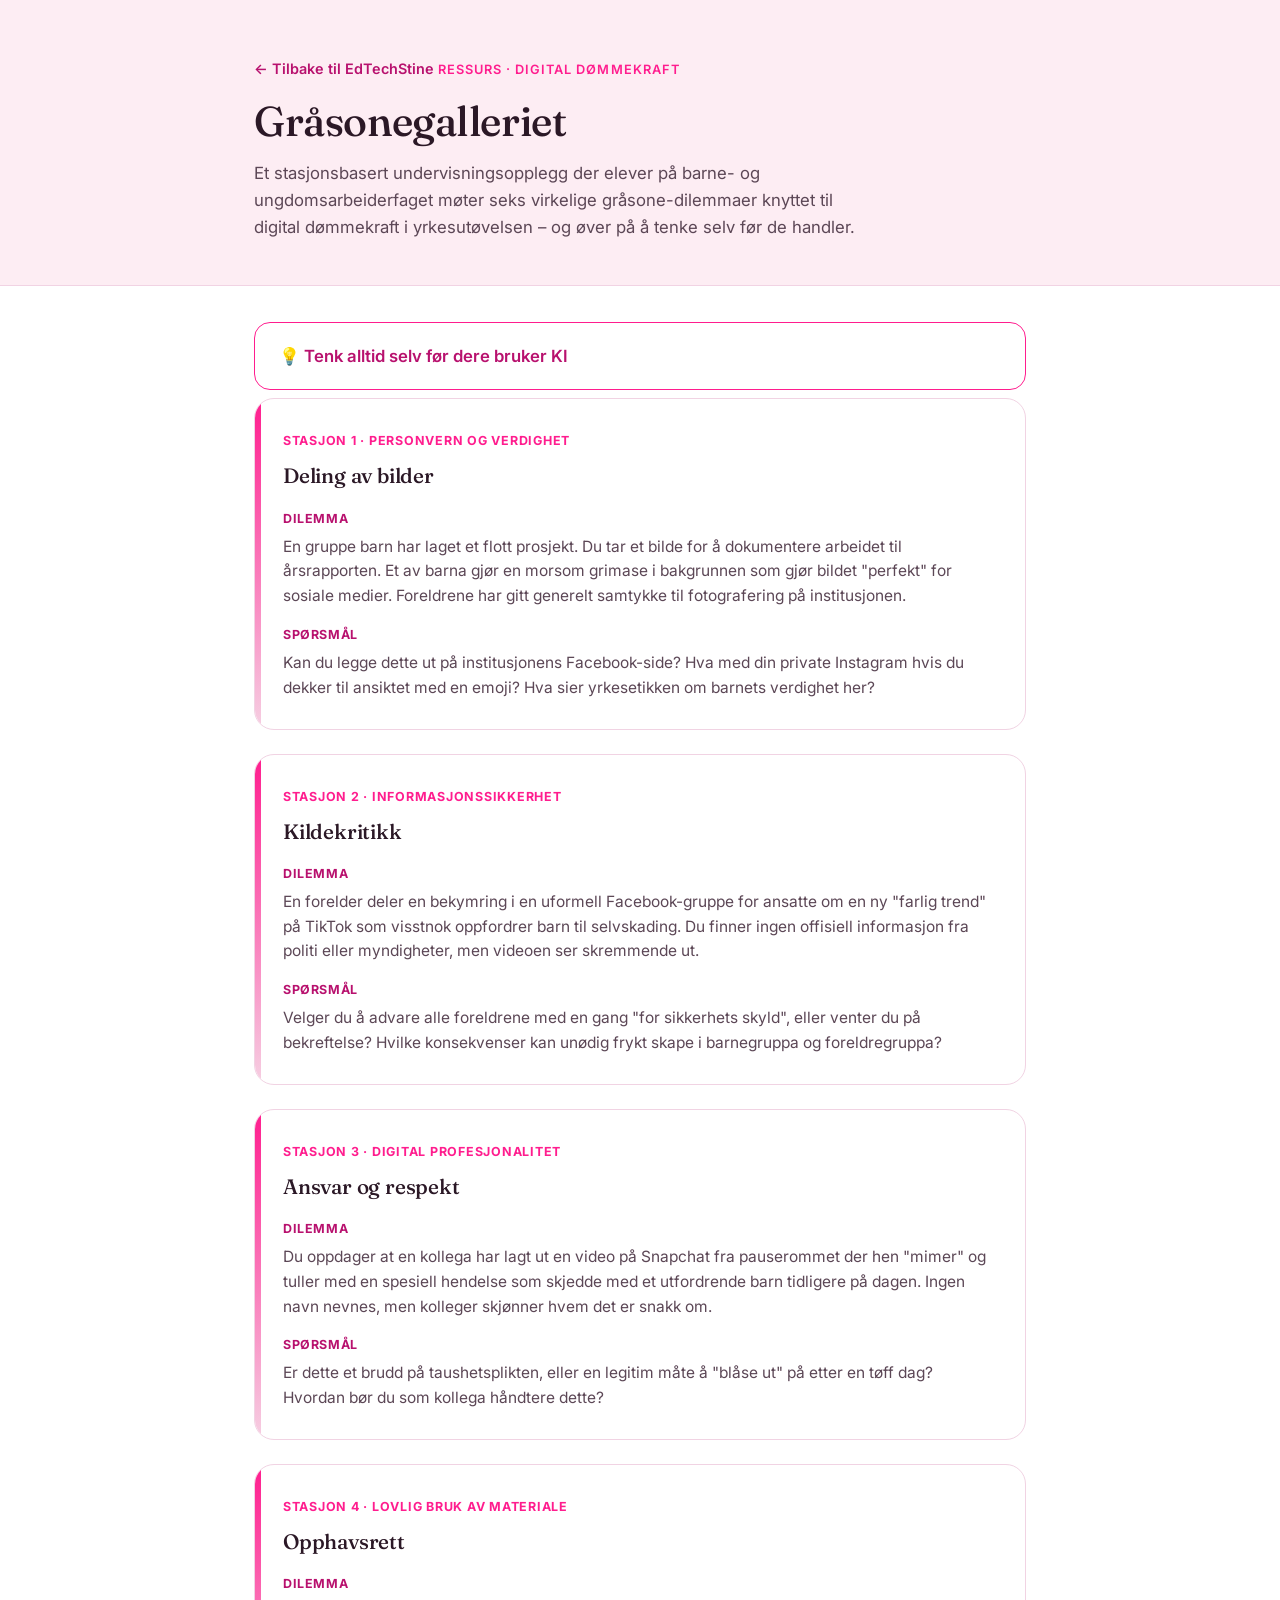
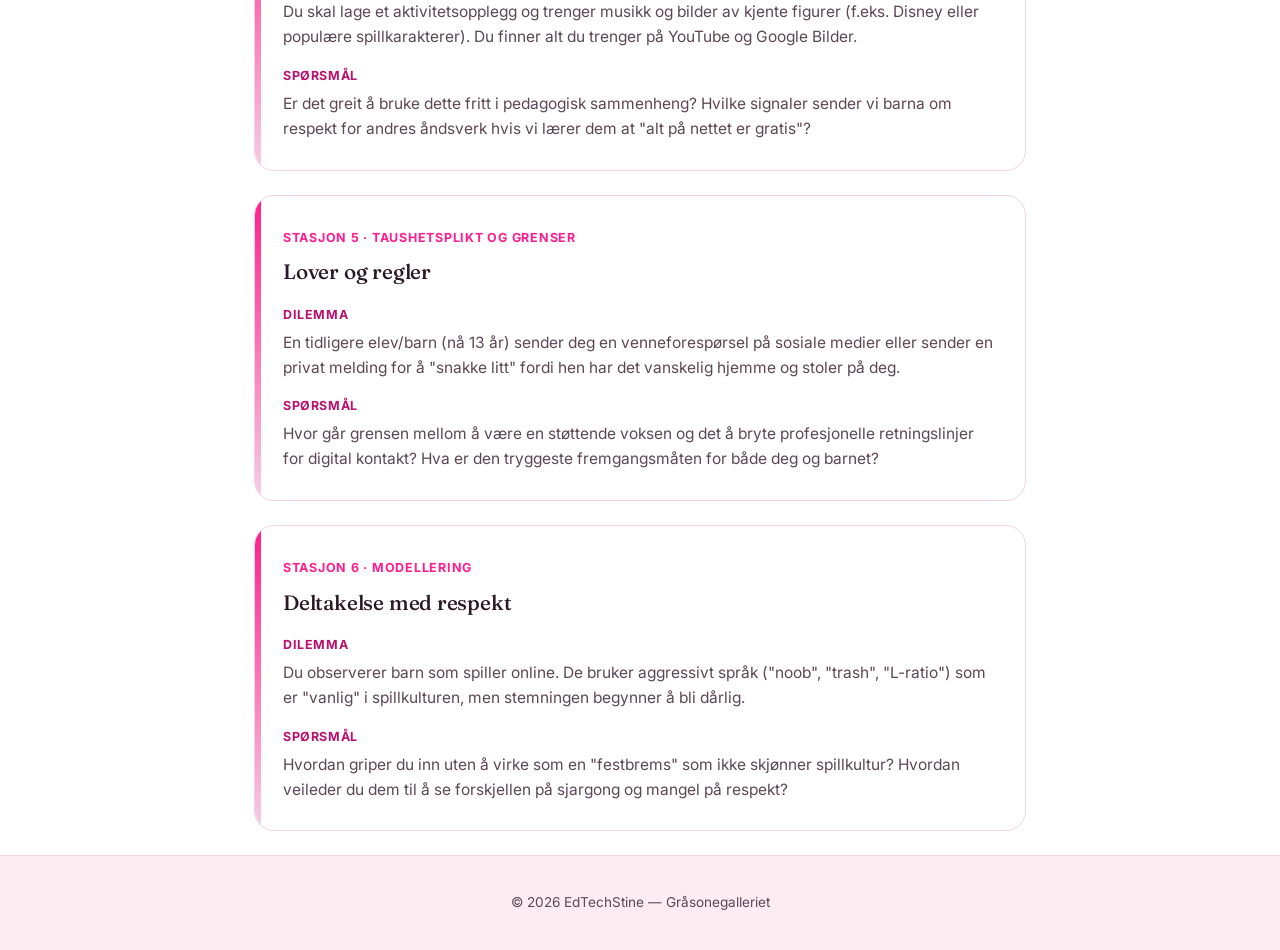
<file: graasonegalleriet.html>
<!DOCTYPE html>
<html lang="nb">
<head>
<meta charset="UTF-8">
<meta name="viewport" content="width=device-width, initial-scale=1.0">
<title>Gråsonegalleriet – digital dømmekraft | EdTechStine</title>
<link href="https://fonts.googleapis.com/css2?family=Fraunces:ital,opsz,wght@0,9..144,400;0,9..144,500;0,9..144,600;1,9..144,500&family=Inter:wght@400;500;600;700&display=swap" rel="stylesheet">
<style>
  :root{
    --blush:#FDEDF3;--white:#FFFFFF;--hotpink:#FF1D8E;--magenta:#B8116E;
    --ink:#2B1826;--ink-soft:#5C4756;--softpink:#F6CFE2;--line:#F1D3E3;
  }
  *{box-sizing:border-box;margin:0;padding:0;}
  body{font-family:'Inter',sans-serif;color:var(--ink);background:var(--white);line-height:1.6;}
  h1,h2,.display{font-family:'Fraunces',serif;font-weight:500;letter-spacing:-0.01em;}
  .wrap{max-width:820px;margin:0 auto;padding:0 24px;}
  header{background:var(--blush);padding:56px 0 44px;border-bottom:1px solid var(--line);}
  .back-link{display:inline-block;font-size:0.9rem;font-weight:600;color:var(--magenta);text-decoration:none;margin-bottom:18px;}
  .back-link:hover{color:var(--hotpink);}
  .eyebrow{display:inline-block;font-size:0.8rem;font-weight:600;letter-spacing:0.08em;text-transform:uppercase;color:var(--hotpink);margin-bottom:14px;}
  h1{font-size:clamp(2rem,4vw,2.6rem);line-height:1.15;margin-bottom:14px;}
  header p{color:var(--ink-soft);font-size:1.05rem;max-width:56ch;}
  .intro-box{
    background:var(--white);border:1.5px solid var(--hotpink);border-radius:16px;
    padding:20px 24px;margin:36px 0 8px;font-weight:600;font-size:1.05rem;color:var(--magenta);
  }
  main{padding:44px 0 90px;}
  .station{
    border:1px solid var(--line);border-radius:20px;padding:28px;margin-bottom:24px;
    position:relative;overflow:hidden;
  }
  .station::before{content:"";position:absolute;top:0;left:0;bottom:0;width:6px;background:linear-gradient(180deg,var(--hotpink),var(--softpink));}
  .station-num{display:inline-flex;align-items:center;gap:8px;font-size:0.78rem;font-weight:700;letter-spacing:0.06em;text-transform:uppercase;color:var(--hotpink);margin-bottom:8px;}
  .station h2{font-size:1.3rem;margin-bottom:14px;}
  .block-label{font-size:0.78rem;font-weight:700;text-transform:uppercase;letter-spacing:0.05em;color:var(--magenta);margin-bottom:6px;margin-top:16px;}
  .block-label:first-of-type{margin-top:0;}
  .station p.body-text{color:var(--ink-soft);font-size:0.97rem;}
  footer{background:var(--blush);padding:36px 0;text-align:center;color:var(--ink-soft);font-size:0.85rem;border-top:1px solid var(--line);}
  @media (max-width:600px){.station{padding:22px;}}
</style>
</head>
<body>

<header>
  <div class="wrap">
    <a class="back-link" href="index.html">← Tilbake til EdTechStine</a>
    <span class="eyebrow">Ressurs · Digital dømmekraft</span>
    <h1>Gråsonegalleriet</h1>
    <p>Et stasjonsbasert undervisningsopplegg der elever på barne- og ungdomsarbeiderfaget møter seks virkelige gråsone-dilemmaer knyttet til digital dømmekraft i yrkesutøvelsen – og øver på å tenke selv før de handler.</p>
  </div>
</header>

<main class="wrap">
  <div class="intro-box">💡 Tenk alltid selv før dere bruker KI</div>

  <div class="station">
    <div class="station-num">Stasjon 1 · Personvern og verdighet</div>
    <h2>Deling av bilder</h2>
    <div class="block-label">Dilemma</div>
    <p class="body-text">En gruppe barn har laget et flott prosjekt. Du tar et bilde for å dokumentere arbeidet til årsrapporten. Et av barna gjør en morsom grimase i bakgrunnen som gjør bildet "perfekt" for sosiale medier. Foreldrene har gitt generelt samtykke til fotografering på institusjonen.</p>
    <div class="block-label">Spørsmål</div>
    <p class="body-text">Kan du legge dette ut på institusjonens Facebook-side? Hva med din private Instagram hvis du dekker til ansiktet med en emoji? Hva sier yrkesetikken om barnets verdighet her?</p>
  </div>

  <div class="station">
    <div class="station-num">Stasjon 2 · Informasjonssikkerhet</div>
    <h2>Kildekritikk</h2>
    <div class="block-label">Dilemma</div>
    <p class="body-text">En forelder deler en bekymring i en uformell Facebook-gruppe for ansatte om en ny "farlig trend" på TikTok som visstnok oppfordrer barn til selvskading. Du finner ingen offisiell informasjon fra politi eller myndigheter, men videoen ser skremmende ut.</p>
    <div class="block-label">Spørsmål</div>
    <p class="body-text">Velger du å advare alle foreldrene med en gang "for sikkerhets skyld", eller venter du på bekreftelse? Hvilke konsekvenser kan unødig frykt skape i barnegruppa og foreldregruppa?</p>
  </div>

  <div class="station">
    <div class="station-num">Stasjon 3 · Digital profesjonalitet</div>
    <h2>Ansvar og respekt</h2>
    <div class="block-label">Dilemma</div>
    <p class="body-text">Du oppdager at en kollega har lagt ut en video på Snapchat fra pauserommet der hen "mimer" og tuller med en spesiell hendelse som skjedde med et utfordrende barn tidligere på dagen. Ingen navn nevnes, men kolleger skjønner hvem det er snakk om.</p>
    <div class="block-label">Spørsmål</div>
    <p class="body-text">Er dette et brudd på taushetsplikten, eller en legitim måte å "blåse ut" på etter en tøff dag? Hvordan bør du som kollega håndtere dette?</p>
  </div>

  <div class="station">
    <div class="station-num">Stasjon 4 · Lovlig bruk av materiale</div>
    <h2>Opphavsrett</h2>
    <div class="block-label">Dilemma</div>
    <p class="body-text">Du skal lage et aktivitetsopplegg og trenger musikk og bilder av kjente figurer (f.eks. Disney eller populære spillkarakterer). Du finner alt du trenger på YouTube og Google Bilder.</p>
    <div class="block-label">Spørsmål</div>
    <p class="body-text">Er det greit å bruke dette fritt i pedagogisk sammenheng? Hvilke signaler sender vi barna om respekt for andres åndsverk hvis vi lærer dem at "alt på nettet er gratis"?</p>
  </div>

  <div class="station">
    <div class="station-num">Stasjon 5 · Taushetsplikt og grenser</div>
    <h2>Lover og regler</h2>
    <div class="block-label">Dilemma</div>
    <p class="body-text">En tidligere elev/barn (nå 13 år) sender deg en venneforespørsel på sosiale medier eller sender en privat melding for å "snakke litt" fordi hen har det vanskelig hjemme og stoler på deg.</p>
    <div class="block-label">Spørsmål</div>
    <p class="body-text">Hvor går grensen mellom å være en støttende voksen og det å bryte profesjonelle retningslinjer for digital kontakt? Hva er den tryggeste fremgangsmåten for både deg og barnet?</p>
  </div>

  <div class="station">
    <div class="station-num">Stasjon 6 · Modellering</div>
    <h2>Deltakelse med respekt</h2>
    <div class="block-label">Dilemma</div>
    <p class="body-text">Du observerer barn som spiller online. De bruker aggressivt språk ("noob", "trash", "L-ratio") som er "vanlig" i spillkulturen, men stemningen begynner å bli dårlig.</p>
    <div class="block-label">Spørsmål</div>
    <p class="body-text">Hvordan griper du inn uten å virke som en "festbrems" som ikke skjønner spillkultur? Hvordan veileder du dem til å se forskjellen på sjargong og mangel på respekt?</p>
  </div>
</main>

<footer>
  <div class="wrap">© 2026 EdTechStine — Gråsonegalleriet</div>
</footer>

</body>
</html>
</file>
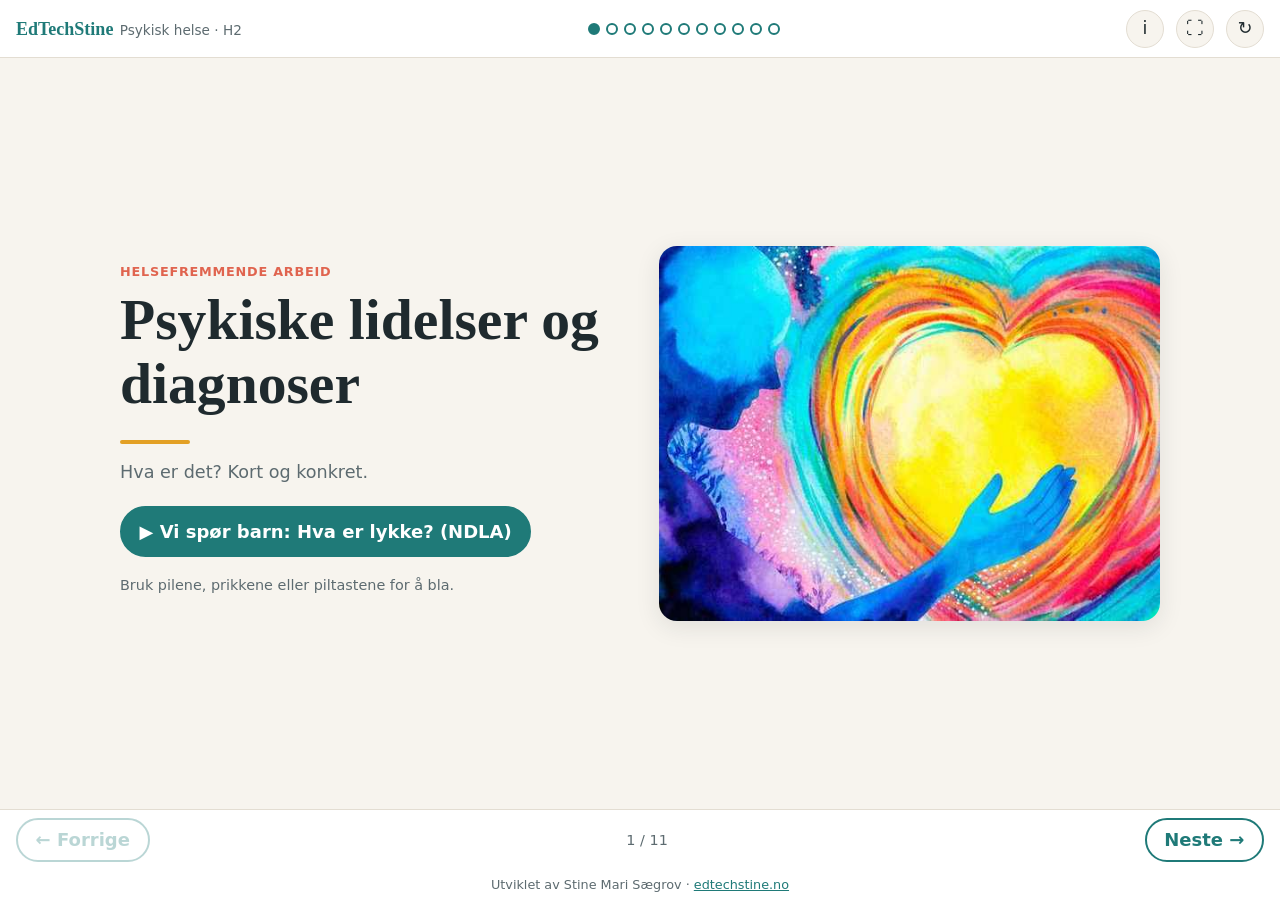
<file: psykisk-helse.html>
<!DOCTYPE html>
<html lang="nb">
<head>
<meta charset="utf-8">
<meta name="viewport" content="width=device-width, initial-scale=1, viewport-fit=cover">
<title>Psykiske lidelser og diagnoser – interaktiv intro</title>
<style>
:root{
  --teal:#1f7a78;--teal-soft:#d8eeec;--amber:#e3a024;--amber-soft:#fbefd4;--coral:#e0644f;--coral-soft:#fbe1db;--safe:#3f8f5a;--safe-soft:#dcefe2;
  --bg:#f7f4ee;--card:#ffffff;--ink:#1f2a2e;--muted:#5d6b70;--line:#e3ddd2;--shadow:0 6px 24px rgba(31,42,46,.10);
  --serif:Georgia,"Iowan Old Style","Palatino Linotype",Palatino,"Times New Roman",serif;
  --sans:"Segoe UI",system-ui,-apple-system,Roboto,"Helvetica Neue",Arial,sans-serif;
  box-sizing:border-box;padding-top:env(safe-area-inset-top,0px);padding-bottom:env(safe-area-inset-bottom,0px);
}
@media (prefers-color-scheme:dark){:root:not([data-theme="light"]){
  --teal:#4fb3ae;--teal-soft:#183736;--amber:#f0b84a;--amber-soft:#3a2f17;--coral:#f08a76;--coral-soft:#3d2420;--safe:#6cc08a;--safe-soft:#1b3424;
  --bg:#141a1c;--card:#1e2629;--ink:#eef2f1;--muted:#a3b0b3;--line:#2f3a3d;--shadow:0 6px 24px rgba(0,0,0,.4);}}
:root[data-theme="dark"]{
  --teal:#4fb3ae;--teal-soft:#183736;--amber:#f0b84a;--amber-soft:#3a2f17;--coral:#f08a76;--coral-soft:#3d2420;--safe:#6cc08a;--safe-soft:#1b3424;
  --bg:#141a1c;--card:#1e2629;--ink:#eef2f1;--muted:#a3b0b3;--line:#2f3a3d;--shadow:0 6px 24px rgba(0,0,0,.4);}
*,*::before,*::after{box-sizing:border-box}
html{height:100%;scroll-padding-top:env(safe-area-inset-top,0px)}
body{margin:0;height:100vh;height:100dvh;max-height:100%;background:var(--bg);color:var(--ink);font-family:var(--sans);font-size:18px;line-height:1.45;display:flex;flex-direction:column;overflow:hidden}
img{max-width:100%;display:block}
button{font:inherit;color:inherit;cursor:pointer}
h1,h2,h3{font-family:var(--serif);font-weight:600;line-height:1.12;margin:0 0 .4em}
h1{font-size:clamp(2rem,5vw,3.6rem)}
h2{font-size:clamp(1.6rem,3.6vw,2.6rem)}
h3{font-size:1.2rem}
.lead{color:var(--muted);font-size:1.1rem;margin:0 0 1rem}
/* topbar */
.topbar{display:flex;align-items:center;gap:.75rem;padding:.6rem 1rem;border-bottom:1px solid var(--line);background:var(--card)}
.brand{font-family:var(--serif);font-weight:700;color:var(--teal);white-space:nowrap}
.brand span{color:var(--muted);font-weight:400;font-family:var(--sans);font-size:.85rem;margin-left:.4rem}
.dots{display:flex;gap:6px;margin:0 auto;flex-wrap:wrap;justify-content:center}
.dot{width:12px;height:12px;border-radius:50%;border:2px solid var(--teal);background:transparent;padding:0}
.dot.on{background:var(--teal)}
.dot.seen{background:var(--teal-soft)}
.iconbtn{width:38px;height:38px;border-radius:50%;border:1px solid var(--line);background:var(--bg);display:grid;place-items:center;font-size:1.1rem;flex:none}
.iconbtn:hover{border-color:var(--teal);color:var(--teal)}
/* stage */
main{flex:1;position:relative;overflow:hidden}
.slide{position:absolute;inset:0;overflow-y:auto;padding:clamp(.9rem,2.5vw,2rem) clamp(1rem,3vw,2rem);display:none}
.slide.on{display:block;animation:in .35s ease}
@keyframes in{from{opacity:0;transform:translateY(8px)}to{opacity:1;transform:none}}
.wrap{width:100%;max-width:1040px;margin:0 auto;min-height:100%;display:flex;flex-direction:column;justify-content:safe center}
.split{display:grid;grid-template-columns:1fr 1fr;gap:clamp(1rem,3vw,2.5rem);align-items:center}
.card{background:var(--card);border-radius:18px;box-shadow:var(--shadow);padding:1.25rem 1.4rem;border:1px solid var(--line)}
.photo{border-radius:18px;overflow:hidden;box-shadow:var(--shadow)}
.photo img{width:100%;height:100%;object-fit:cover}
.btn{display:inline-flex;align-items:center;gap:.5rem;padding:.65rem 1.1rem;border-radius:999px;border:2px solid var(--teal);background:var(--teal);color:#fff;font-weight:600;text-decoration:none;margin:.3rem .4rem .3rem 0}
.btn.ghost{background:transparent;color:var(--teal)}
.btn:hover{filter:brightness(1.08)}
.tag{display:inline-block;font-size:.8rem;font-weight:700;letter-spacing:.06em;text-transform:uppercase;color:var(--coral);margin-bottom:.4rem}
.rule{width:70px;height:4px;border-radius:2px;background:var(--amber);margin:.2rem 0 1rem}
.hint{font-size:.9rem;color:var(--muted);margin-top:.8rem}
/* nav arrows */
.nav{display:flex;justify-content:space-between;align-items:center;padding:.5rem 1rem;border-top:1px solid var(--line);background:var(--card)}
.arrow{border:2px solid var(--teal);background:transparent;color:var(--teal);border-radius:999px;padding:.45rem 1.1rem;font-weight:700}
.arrow:disabled{opacity:.3;cursor:default}
.counter{color:var(--muted);font-size:.9rem}
footer{font-size:.8rem;color:var(--muted);text-align:center;padding:.35rem 1rem;background:var(--card)}
footer a{color:var(--teal)}
/* slide 2 tree */
.tree{position:relative;border-radius:18px;overflow:hidden;box-shadow:var(--shadow)}
.hot{position:absolute;transform:translate(-50%,-50%);width:13%;aspect-ratio:1;border-radius:50%;border:3px solid transparent;background:transparent;animation:pulse 2.2s infinite}
.hot.wide{width:22%;aspect-ratio:2.2;border-radius:40%}
.hot.done{animation:none;border-color:rgba(31,122,120,.55)}
@keyframes pulse{0%,100%{box-shadow:0 0 0 0 rgba(227,160,36,.0)}50%{box-shadow:0 0 0 8px rgba(227,160,36,.55)}}
.info{min-height:180px}
.info .big{font-family:var(--serif);font-size:1.6rem;color:var(--teal);margin-bottom:.3rem}
.progress-mini{font-size:.85rem;color:var(--muted)}
/* slide 3 collage */
.collage{display:grid;grid-template-columns:repeat(3,1fr);gap:10px}
.tile{position:relative;aspect-ratio:16/10;border-radius:14px;overflow:hidden;border:4px solid transparent;padding:0;background:var(--line)}
.tile img{width:100%;height:100%;object-fit:cover;transition:transform .3s}
.tile:hover img{transform:scale(1.04)}
.tile .lbl{position:absolute;left:0;right:0;bottom:0;padding:.35rem .5rem;background:rgba(20,26,28,.78);color:#fff;font-weight:700;font-size:.95rem;transform:translateY(100%);transition:transform .25s}
.tile.open .lbl{transform:none}
.tile .q{position:absolute;top:8px;right:8px;width:30px;height:30px;border-radius:50%;background:var(--amber);color:#1f2a2e;font-weight:800;display:grid;place-items:center}
.tile.open .q{display:none}
.tile.up{border-color:var(--safe)} .tile.down{border-color:var(--coral)} .tile.both{border-color:var(--amber)}
.tile .mark{position:absolute;top:8px;left:8px;font-size:1.3rem;filter:drop-shadow(0 1px 2px rgba(0,0,0,.5))}
.center-tile{position:relative;aspect-ratio:16/10;border-radius:14px;overflow:hidden;display:grid;place-items:center;text-align:center}
.center-tile img{position:absolute;inset:0;width:100%;height:100%;object-fit:cover;opacity:.35}
.center-tile b{position:relative;font-family:var(--serif);font-size:clamp(1rem,2vw,1.4rem);padding:.4rem}
.vote{display:flex;gap:.5rem;flex-wrap:wrap;margin:.6rem 0}
.vote button{border:2px solid var(--line);background:var(--card);border-radius:999px;padding:.45rem .9rem;font-weight:600}
.vote button[data-v=up]{border-color:var(--safe)} .vote button[data-v=down]{border-color:var(--coral)} .vote button[data-v=both]{border-color:var(--amber)}
.vote button:disabled{opacity:.35;cursor:default}
.legend{display:flex;gap:1rem;flex-wrap:wrap;font-size:.9rem;color:var(--muted);margin-top:.6rem}
.aha{display:none;margin-top:1rem;background:var(--amber-soft);border-left:5px solid var(--amber);padding:.8rem 1rem;border-radius:10px}
.aha.show{display:block;animation:in .4s}
/* slide 4 chips */
.chips{display:flex;flex-wrap:wrap;gap:.7rem}
.chip{border:2px solid var(--teal);background:var(--card);border-radius:999px;padding:.6rem 1.2rem;font-size:1.25rem;font-weight:600;opacity:0;transform:scale(.6);transition:all .35s cubic-bezier(.3,1.6,.6,1)}
.chip.vis{opacity:1;transform:none}
.chip.hit{background:var(--teal);color:#fff}
.count-badge{font-family:var(--serif);font-size:1.3rem;color:var(--teal)}
/* slide 6 timer & board */
.timer{display:flex;align-items:center;gap:.8rem;flex-wrap:wrap;margin:.5rem 0 1rem}
.clock{font-family:var(--serif);font-size:2.6rem;min-width:5ch;color:var(--teal);font-variant-numeric:tabular-nums}
.clock.end{color:var(--coral);animation:blink 1s 3}
@keyframes blink{50%{opacity:.2}}
.pill{border:2px solid var(--line);background:var(--card);border-radius:999px;padding:.35rem .8rem;font-weight:600}
.pill.on{border-color:var(--teal);color:var(--teal)}
.board{display:flex;flex-wrap:wrap;gap:.5rem;min-height:48px;margin-top:.6rem}
.board span{background:var(--amber-soft);border:1px solid var(--amber);border-radius:999px;padding:.35rem .5rem .35rem .9rem;display:inline-flex;align-items:center;gap:.4rem;animation:in .3s}
.board span button{border:0;background:transparent;font-size:1rem;color:var(--muted);padding:0 .3rem}
.addrow{display:flex;gap:.5rem}
.addrow input{flex:1;font:inherit;padding:.55rem .9rem;border-radius:999px;border:2px solid var(--line);background:var(--bg);color:var(--ink);min-width:0}
.addrow input:focus{outline:none;border-color:var(--teal)}
/* slide 7 bubbles */
.bubblestage{position:relative;border-radius:18px;overflow:hidden;box-shadow:var(--shadow);aspect-ratio:16/9;max-height:62vh;width:100%}
.bubblestage>img{position:absolute;inset:0;width:100%;height:100%;object-fit:cover}
.bubblestage::after{content:"";position:absolute;inset:0;background:linear-gradient(90deg,rgba(15,30,35,.55),rgba(15,30,35,0) 70%)}
.bub{position:absolute;z-index:2;background:#fff;color:#1f2a2e;border-radius:22px;padding:.5rem .9rem;font-weight:600;font-size:clamp(.8rem,1.6vw,1.05rem);box-shadow:0 4px 14px rgba(0,0,0,.25);opacity:0;transform:scale(.4) translateY(20px);transition:all .45s cubic-bezier(.3,1.6,.6,1);max-width:40%}
.bub.vis{opacity:1;transform:none}
.bub::after{content:"";position:absolute;left:18px;bottom:-8px;width:14px;height:14px;background:#fff;border-radius:50%}
/* slide 8 definitions */
.defs{display:grid;grid-template-columns:1fr 1fr;gap:1.2rem}
.def{position:relative}
.blank{display:inline-block;min-width:11ch;border-bottom:3px dashed var(--amber);font-weight:800;color:var(--teal);text-align:center;padding:0 .3rem}
.def.ok{border-color:var(--safe);background:var(--safe-soft)}
.shake{animation:shake .4s}
@keyframes shake{20%,60%{transform:translateX(-8px)}40%,80%{transform:translateX(8px)}}
.fb{font-weight:700;min-height:1.4em;margin-top:.4rem}
/* slide 9 flip */
.flipgrid{display:grid;grid-template-columns:repeat(auto-fill,minmax(180px,1fr));gap:.8rem}
.flip{perspective:900px;height:150px;border:0;background:none;padding:0;text-align:left}
.flip .in{position:relative;width:100%;height:100%;transition:transform .55s;transform-style:preserve-3d}
.flip.on .in{transform:rotateY(180deg)}
.face{position:absolute;inset:0;border-radius:14px;padding:.8rem 1rem;backface-visibility:hidden;-webkit-backface-visibility:hidden;display:flex;flex-direction:column;justify-content:center;border:1px solid var(--line)}
.front{background:var(--card);box-shadow:var(--shadow)}
.front b{font-family:var(--serif);font-size:1.35rem;color:var(--teal)}
.front small{color:var(--muted)}
.back{background:var(--teal);color:#fff;transform:rotateY(180deg);font-size:.92rem;line-height:1.35}
.ours[hidden]{display:none}
.ours{display:inline-block;margin-top:.3rem;font-size:.75rem;font-weight:700;background:var(--amber);color:#1f2a2e;border-radius:999px;padding:.1rem .5rem;width:max-content}
/* slide 10 poem */
.poem{position:relative;background:var(--card);border-radius:18px;box-shadow:var(--shadow);padding:1.2rem 1.4rem;border-left:6px solid var(--safe);border-right:6px solid var(--safe)}
.poem .line{display:block;width:100%;max-width:330px;background:var(--ink);-webkit-mask-size:contain;mask-size:contain;-webkit-mask-repeat:no-repeat;mask-repeat:no-repeat;-webkit-mask-position:left center;mask-position:left center;transition:transform .9s cubic-bezier(.6,0,.3,1),background-color .4s}
.poem.rev .line{background:var(--teal)}
.help{margin-top:1rem;background:var(--teal-soft);border-radius:14px;padding:.9rem 1.1rem;font-size:.95rem}
/* værlinje */
.vl-top{display:flex;justify-content:space-between;align-items:baseline;font-family:var(--serif);font-size:1.2rem;color:var(--teal)}
.vl-top span{font-family:var(--sans);font-size:.85rem;color:var(--muted)}
.vl-claim{font-family:var(--serif);font-size:clamp(1.25rem,2.4vw,1.7rem);line-height:1.25;margin:.2rem 0 1rem;min-height:2.6em;animation:in .4s}
.vl-line{display:grid;grid-template-columns:repeat(5,1fr);height:96px;border-radius:14px;overflow:hidden;background:linear-gradient(90deg,var(--safe-soft),var(--amber-soft) 50%,var(--coral-soft));border:2px solid var(--line)}
.vl-zone{border:0;border-right:1px dashed var(--line);background:transparent;display:flex;flex-wrap:wrap-reverse;align-content:flex-start;justify-content:center;gap:3px;padding:6px 4px}
.vl-zone:last-child{border-right:0}
.vl-zone:hover{background:rgba(255,255,255,.25)}
.vl-dot{width:14px;height:14px;border-radius:50%;background:var(--teal);animation:in .25s}
.vl-dot.old{background:transparent;border:2px solid var(--muted);opacity:.6}
.vl-ends{display:flex;justify-content:space-between;font-size:.85rem;font-weight:700;color:var(--muted);margin-top:.3rem}
.vl-follow{display:none;margin-top:.8rem;background:var(--amber-soft);border-left:5px solid var(--amber);padding:.7rem 1rem;border-radius:10px}
.vl-follow.show{display:block;animation:in .35s}
/* par-runde */
.steps{display:flex;gap:.4rem;margin:.2rem 0 .8rem}
.step{border:2px solid var(--line);background:var(--card);border-radius:999px;padding:.45rem 1rem;font-weight:700;color:var(--muted)}
.step.on{border-color:var(--teal);background:var(--teal);color:#fff}
.turnrow{display:flex;justify-content:space-between;align-items:center;gap:.6rem;flex-wrap:wrap}
.mini{width:28px;height:28px;border-radius:50%;border:2px solid var(--teal);background:transparent;color:var(--teal);font-weight:800;line-height:1;padding:0}
.turn{font-family:var(--serif);font-size:1.4rem;color:var(--coral);font-weight:700}
.turn.pop{animation:in .35s}
.board span.dup{background:var(--teal-soft);border-color:var(--teal)}
.board span sup{font-weight:800;color:var(--teal);margin-left:.1rem}
.board span.flash{animation:shake .4s}
/* snakk om tankene */
.talk{display:grid;grid-template-columns:1fr 1fr;gap:.9rem}
.tstep{display:flex;gap:.9rem;background:var(--card);border:2px solid var(--line);border-radius:16px;padding:1rem 1.1rem;opacity:.28;filter:grayscale(.6);transition:all .4s}
.tstep.on{opacity:1;filter:none;border-color:var(--teal);box-shadow:var(--shadow)}
.tstep.past{opacity:.75;filter:none}
.tstep p{margin:.15rem 0}
.tstep h3 small{font-family:var(--sans);font-size:.75rem;font-weight:700;color:var(--coral);text-transform:uppercase;letter-spacing:.05em;margin-left:.3rem}
.tnum{flex:none;width:42px;height:42px;border-radius:50%;background:var(--amber);color:#1f2a2e;font-family:var(--serif);font-weight:700;font-size:1.3rem;display:grid;place-items:center}
.tstep.on .tnum{background:var(--teal);color:#fff}
.tcats{display:flex;flex-wrap:wrap;gap:.4rem;margin:.4rem 0}
.tcats span{background:var(--teal-soft);border-radius:999px;padding:.25rem .7rem;font-weight:600;font-size:.95rem}
.treveal{display:none;background:var(--amber-soft);border-left:5px solid var(--amber);padding:.5rem .8rem;border-radius:8px}
.treveal.show{display:block;animation:in .35s}
@media (max-width:640px){.talk{grid-template-columns:1fr}}
.split.g-a{grid-template-columns:1.6fr 1fr;align-items:start}
.split.g-b{grid-template-columns:1fr 1.3fr}
.split.g-c{grid-template-columns:.8fr 1.4fr;align-items:start}
.split.g-d{grid-template-columns:1.5fr 1fr}
.split.g-e{grid-template-columns:1.4fr 1fr;align-items:start}
.split.g-f{grid-template-columns:1.1fr 1fr}
.split.top{align-items:start}
/* modal */
.modal{position:fixed;inset:0;background:rgba(10,15,17,.55);display:none;place-items:start center;padding-top:3rem;z-index:50;padding:1rem}
.modal.show{display:grid}
.modal .card{max-width:640px;width:100%;max-height:85vh;overflow:auto}
.modal li{margin:.5rem 0}
.modal a{color:var(--teal);word-break:break-word}
@media (max-width:640px){
  .split,.split.g-a,.split.g-b,.split.g-c,.split.g-d,.split.g-e,.split.g-f{grid-template-columns:1fr}
  .topbar{gap:.4rem;padding:.5rem .6rem}
  .iconbtn{width:32px;height:32px;font-size:.95rem}
  .brand{flex:1 1 auto;min-width:0}
  body{font-size:16px}
  .split,.defs{grid-template-columns:1fr}
  .collage{grid-template-columns:repeat(2,1fr)}
  .center-tile{grid-column:1/-1;aspect-ratio:3/1}
  .brand span{display:none}
  .dot{width:9px;height:9px}
  .bub{max-width:62%}
  .hot{width:17%}
}
</style>
</head>
<body>
<header class="topbar">
  <div class="brand">EdTechStine<span>Psykisk helse · H2</span></div>
  <div class="dots" id="dots"></div>
  <button class="iconbtn" id="srcBtn" title="Se kilder">i</button>
  <button class="iconbtn" id="fsBtn" title="Fullskjerm">⛶</button>
  <button class="iconbtn" id="resetBtn" title="Start på nytt" aria-label="Start på nytt">↻</button>
</header>

<main id="stage">

<!-- 1 -->
<section class="slide" data-title="Start">
 <div class="wrap"><div class="split">
  <div>
   <span class="tag">Helsefremmende arbeid</span>
   <h1>Psykiske lidelser og diagnoser</h1>
   <div class="rule"></div>
   <p class="lead">Hva er det? Kort og konkret.</p>
   <a class="btn" href="https://ndla.no/subject:1:2cbe8089-7d7b-407f-8f04-fbfdc116abc1/topic:2:183730/topic:2:184442/resource:1:54443" target="_blank" rel="noopener">▶ Vi spør barn: Hva er lykke? (NDLA)</a>
   <p class="hint">Bruk pilene, prikkene eller piltastene for å bla.</p>
  </div>
  <div class="photo"><img src="[data-uri]" alt="Fargerikt malt hjerte holdt av en hånd"></div>
 </div></div>
</section>

<!-- 2 -->
<section class="slide" data-title="Hva er psykisk helse?">
 <div class="wrap">
  <span class="tag">Hva er psykisk helse?</span>
  <h2>Hva kan vi gjøre for å ta vare på den psykiske helsen?</h2>
  <p style="margin:0 0 1rem"><a class="btn" href="https://www.nrk.no/video/kort-fortalt---hva-er-psykisk-helse_a39f9d93-0edd-47d1-840f-c173c92aabc0" target="_blank" rel="noopener">▶ Start med videoen: Kort fortalt – Hva er psykisk helse? (NRK)</a></p>
  <div class="split top">
   <div class="tree" id="tree">
    <img src="[data-uri]" alt="Tre med fem greiner: knytt bånd, vær aktiv, fortsett å lære, gi og vær oppmerksom. Røtter og en vannkanne merket kommunen.">
   </div>
   <div>
    <div class="card info" id="treeInfo">
     <div class="big">Trykk på treet 🌳</div>
     <p>Trykk på de blinkende sirklene. Hva betyr hvert råd – og hvordan kan du gjøre det i hverdagen din?</p>
    </div>
    <p class="progress-mini" id="treeProg">0 av 7 utforsket</p>
   </div>
  </div>
 </div>
</section>

<!-- 3 -->
<section class="slide" data-title="Hva påvirker?">
 <div class="wrap">
  <span class="tag">Livet går opp og ned</span>
  <h2>Hva kan påvirke den psykiske helsen vår?</h2>
  <p class="lead">Trykk på et bilde. Stem i klassen: <b>løfter</b> det, <b>tynger</b> det – eller <b>begge deler</b>?</p>
  <div class="split g-a">
   <div class="collage" id="collage"></div>
   <div class="card">
    <h3 id="pickTitle">Velg et bilde</h3>
    <p id="pickText" style="color:var(--muted);margin:.2rem 0">Hva tenker dere?</p>
    <div class="vote" id="vote">
     <button data-v="up" disabled>☀️ Løfter</button>
     <button data-v="down" disabled>🌧️ Tynger</button>
     <button data-v="both" disabled>⛅ Begge</button>
    </div>
    <div class="legend"><span id="voteCount">0 av 8 vurdert</span></div>
    <div class="aha" id="aha"><b>Legg merke til:</b> Mye av det samme kan både løfte og tynge. Skole, penger og kjærlighet kan gi glede – og bekymring. Det er helt normalt at humøret svinger med det som skjer i livet.</div>
   </div>
  </div>
 </div>
</section>

<!-- 4 -->
<section class="slide" data-title="Helt vanlig">
 <div class="wrap"><div class="split g-b">
  <div>
   <span class="tag">Hverdagen</span>
   <h2>Helt vanlig å oppleve ulike psykiske utfordringer i hverdagen …</h2>
   <div class="rule"></div>
   <button class="btn" id="feelBtn">Vis neste</button>
   <p class="hint">Når alle er vist: trykk på følelsene dere kjenner igjen.</p>
  </div>
  <div>
   <div class="chips" id="feelings"></div>
   <p class="count-badge" id="feelCount" style="margin-top:1.2rem"></p>
   <div class="aha" id="feelAha">Følelser som kommer og går, er en del av livet. De betyr ikke at noe er galt med deg – men det hjelper ofte å snakke om dem.</div>
  </div>
 </div></div>
</section>

<!-- 5 -->
<section class="slide" data-title="Nick">
 <div class="wrap">
  <div class="split g-c">
   <div>
    <span class="tag">Se og ta stilling</span>
    <h2>No arms, no legs, no worries</h2>
    <div class="photo" style="margin:.4rem 0 .8rem"><img src="[data-uri]" alt="Mann uten armer og bein som smiler på en strand"></div>
    <a class="btn" href="https://www.youtube.com/watch?v=vAVbMggSU48" target="_blank" rel="noopener">▶ Se videoen</a>
   </div>
   <div class="card vl">
    <div class="vl-top"><b>Værlinja</b><span id="vlNum">Påstand 1 av 5</span></div>
    <p class="hint" style="margin:.2rem 0 .6rem">Reis dere! Still dere på en tenkt linje i klasserommet – fra «helt enig» til «helt uenig».</p>
    <p class="vl-claim" id="vlClaim"></p>
    <div class="vl-line" id="vlLine"></div>
    <div class="vl-ends"><span>Helt enig</span><span>Vet ikke</span><span>Helt uenig</span></div>
    <p class="hint" style="margin:.3rem 0 0">Trykk på linja for å vise hvor elevene står.</p>
    <div class="vl-follow" id="vlFollow"></div>
    <div style="display:flex;gap:.4rem;flex-wrap:wrap;margin-top:.6rem">
     <button class="btn ghost" id="vlAsk">💬 Spør ytterpunktene</button>
     <button class="btn ghost" id="vlMove">↔ Noen vil flytte seg?</button>
     <button class="btn" id="vlNext">Neste påstand →</button>
    </div>
   </div>
  </div>
 </div>
</section>

<!-- 6 -->
<section class="slide" data-title="Prat sammen">
 <div class="wrap"><div class="split g-d">
  <div>
   <span class="tag">Prat sammen i par</span>
   <h2>Hvilke psykiske lidelser og diagnoser vet dere om?</h2>
   <div class="steps">
    <button class="step on" data-step="1">① Jobb i par</button>
    <button class="step" data-step="2">② Felles liste</button>
   </div>
   <div class="card" id="step1">
    <p style="margin:0 0 .4rem">Skriv ned så mange dere kommer på – på ark eller i notatboka. <b>Hvilket par finner flest?</b></p>
    <div class="timer" style="margin:.3rem 0 0">
     <span class="clock" id="clock">2:00</span>
     <button class="pill on" data-min="2">2 min</button>
     <button class="pill" data-min="3">3 min</button>
     <button class="pill" data-min="5">5 min</button>
     <button class="btn" id="clockBtn" style="margin:0">Start</button>
    </div>
   </div>
   <div class="card" id="step2" hidden>
    <div class="turnrow">
     <span>Antall par: <button class="mini" id="pairsMinus" aria-label="Færre par">−</button> <b id="pairsN">10</b> <button class="mini" id="pairsPlus" aria-label="Flere par">+</button></span>
     <span class="turn" id="turn">Tur: Par 1</span>
    </div>
    <p class="hint" style="margin:.2rem 0 .5rem">Hvert par sier én diagnose som ikke er nevnt ennå. Har dere ingen nye? Si «pass».</p>
    <div class="addrow"><input id="diagIn" placeholder="Skriv diagnosen og trykk Enter" aria-label="Legg til diagnose"><button class="btn" id="diagAdd" style="margin:0">+</button><button class="btn ghost" id="passBtn" style="margin:0">Pass</button></div>
    <div class="board" id="board"></div>
    <p class="hint" id="boardInfo" style="margin:.5rem 0 0">Lista er tom – første par begynner!</p>
   </div>
  </div>
  <div class="photo"><img src="[data-uri]" alt="Tegning av en jente som holder seg for hodet med mange tanker rundt seg"></div>
 </div></div>
</section>

<!-- 7 -->
<section class="slide" data-title="Tanker">
 <div class="wrap">
  <span class="tag">Tanker mange unge har</span>
  <div class="bubblestage" id="bubbles"><img src="[data-uri]" alt="Ungdommer i et klasserom"></div>
  <div style="margin-top:.8rem;display:flex;gap:.6rem;flex-wrap:wrap;align-items:center">
   <button class="btn" id="bubBtn">Vis en tanke 💭</button>
   <button class="btn ghost" id="bubAll">Vis alle</button>
   <span class="hint" style="margin:0">Les tankene i stillhet.</span>
  </div>
 </div>
</section>

<!-- 7b -->
<section class="slide" data-title="Snakk om tankene">
 <div class="wrap">
  <span class="tag">Snakk om tankene</span>
  <h2>Tanker mange unge har – hva nå?</h2>
  <div class="talk" id="talk">
   <div class="tstep">
    <div class="tnum">1</div>
    <div><h3>Tenk – ikke fortell</h3>
     <p>Kjenner du igjen minst én av tankene? <b>Svar bare inni deg.</b></p>
     <p>Tror du de fleste unge har tenkt minst én av dem?</p></div>
   </div>
   <div class="tstep">
    <div class="tnum">2</div>
    <div><h3>Finn mønsteret <small>i par</small></h3>
     <p>Hva handler tankene om?</p>
     <div class="tcats"><span>🪞 Utseende</span><span>📚 Prestasjon</span><span>🤝 Tilhørighet</span><span>🔭 Fremtid</span></div>
     <p>Hvor kommer presset fra – sosiale medier, foreldre, venner eller oss selv?</p></div>
   </div>
   <div class="tstep">
    <div class="tnum">3</div>
    <div><h3>Normalt eller problem?</h3>
     <p>Når blir slike tanker et problem?</p>
     <button class="btn ghost" id="talkReveal" style="margin:.2rem 0">Vis svar</button>
     <p class="treveal" id="talkAns">Det er helt vanlig å tenke slik innimellom. Det blir vanskelig når tankene tar over, varer lenge og gjør det tungt å fungere i hverdagen.</p></div>
   </div>
   <div class="tstep">
    <div class="tnum">4</div>
    <div><h3>Hva kan en venn si?</h3>
     <p>Hva kunne du sagt til en venn som tenker <i>«Er jeg bra nok?»</i></p>
     <p class="hint" style="margin:.3rem 0 0">🌳 Husk treet: knytt bånd!</p></div>
   </div>
  </div>
  <div style="display:flex;gap:.6rem;flex-wrap:wrap;align-items:center;margin-top:.9rem">
   <button class="btn" id="talkNext">Første spørsmål →</button>
   <span class="hint" style="margin:0">Trenger du noen å snakke med? Helsesykepleier eller kontaktlærer er der for deg.</span>
  </div>
 </div>
</section>

<!-- 8 -->
<section class="slide" data-title="Definisjoner">
 <div class="wrap">
  <span class="tag">Begreper</span>
  <h2>Hva tror dere dette er definisjonene på?</h2>
  <p class="lead">Velg riktig begrep for hver tekst.</p>
  <div class="defs">
   <div class="card def" data-answer="plager">
    <p><span class="blank">………</span> beskriver plager som for eksempel engstelse, nedstemthet og uro. Psykiske plager kan ses på som vanlige variasjoner i atferd og følelsesliv, ofte knyttet til hendelser og erfaringer. Plagene kan gi ulik grad av symptombelastning, fra lette til sterkere plager.</p>
    <div class="vote"><button data-c="plager">Psykiske plager</button><button data-c="lidelser">Psykiske lidelser</button></div>
    <div class="fb"></div>
   </div>
   <div class="card def" data-answer="lidelser">
    <p><span class="blank">………</span> er en samlebetegnelse for sykdommer og tilstander som påvirker tanker og følelser. Psykiske lidelser medfører ofte nedsatt funksjonsevne i dagliglivet og kan skape ubehag som reduserer livskvaliteten. Det er stor variasjon av diagnoser som faller innenfor denne betegnelsen.</p>
    <div class="vote"><button data-c="plager">Psykiske plager</button><button data-c="lidelser">Psykiske lidelser</button></div>
    <div class="fb"></div>
   </div>
  </div>
  <div class="aha" id="defAha"><b>Forskjellen:</b> Plager er vanlige og går ofte over av seg selv. En lidelse er mer omfattende, varer lenger og gjør det vanskelig å fungere i hverdagen – den kan få en diagnose.</div>
 </div>
</section>

<!-- 9 -->
<section class="slide" data-title="Diagnoser">
 <div class="wrap"><div class="split g-e">
  <div>
   <span class="tag">Snu kortene</span>
   <h2>De vanligste psykiske diagnosene</h2>
   <div class="flipgrid" id="flips"></div>
   <p class="hint" id="flipHint">Trykk på et kort for å snu det.</p>
  </div>
  <div class="photo"><img src="[data-uri]" alt="Ung gutt som holder seg for hodet"></div>
 </div></div>
</section>

<!-- 10 -->
<section class="slide" data-title="Diktet">
 <div class="wrap"><div class="split g-f">
  <div class="poem" id="poem"></div>
  <div>
   <span class="tag">Les høyt</span>
   <h2>Les diktet. Les det så nedenfra og opp.</h2>
   <div class="rule"></div>
   <button class="btn" id="poemBtn">⇅ Snu diktet</button>
   <p class="hint" id="poemHint">Hva skjer med budskapet når du leser baklengs?</p>
   <div class="help"><b>Trenger du noen å snakke med?</b><br>Snakk med helsesykepleier, kontaktlærer eller en voksen du stoler på.<br>Anonymt: Kors på halsen (Røde Kors) 800 33 321 · Mental Helse hjelpetelefon 116 123</div>
  </div>
 </div></div>
</section>

</main>

<div class="nav">
 <button class="arrow" id="prev">← Forrige</button>
 <span class="counter" id="counter"></span>
 <button class="arrow" id="next">Neste →</button>
</div>
<footer>Utviklet av Stine Mari Sægrov · <a href="/">edtechstine.no</a></footer>

<div class="modal" id="srcModal" role="dialog" aria-modal="true" aria-labelledby="srcH">
 <div class="card">
  <h3 id="srcH">Kilder og videoer</h3>
  <ul>
   <li>NDLA. <i>Vi spør barn: Hva er lykke?</i> Helsefremmende arbeid. <a href="https://ndla.no/subject:1:2cbe8089-7d7b-407f-8f04-fbfdc116abc1/topic:2:183730/topic:2:184442/resource:1:54443" target="_blank" rel="noopener">ndla.no</a></li>
   <li>NRK. <i>Kort fortalt – Hva er psykisk helse?</i> <a href="https://www.nrk.no/video/kort-fortalt---hva-er-psykisk-helse_a39f9d93-0edd-47d1-840f-c173c92aabc0" target="_blank" rel="noopener">nrk.no</a></li>
   <li><i>No arms, no legs, no worries</i> (video). <a href="https://www.youtube.com/watch?v=vAVbMggSU48" target="_blank" rel="noopener">youtube.com</a></li>
   <li>Store norske leksikon: <a href="https://snl.no/livskvalitet" target="_blank" rel="noopener">livskvalitet</a> · <a href="https://snl.no/f%C3%B8lelse" target="_blank" rel="noopener">følelse</a></li>
  </ul>
  <p class="hint">Bilder og definisjonstekster er hentet fra den opprinnelige presentasjonen.</p>
  <button class="btn" id="srcClose">Lukk</button>
 </div>
</div>

<script>
(function(){
const $=s=>document.querySelector(s), $$=s=>[...document.querySelectorAll(s)];
const IMG={"center": "[data-uri]", "sykdom": "[data-uri]", "skole": "[data-uri]", "vennskap": "[data-uri]", "ferie": "[data-uri]", "kjaerlighet": "[data-uri]", "festival": "[data-uri]", "penger": "[data-uri]", "sorg": "[data-uri]"};
const STRIPS=[{"src": "[data-uri]", "w": 483, "h": 42}, {"src": "[data-uri]", "w": 483, "h": 43}, {"src": "[data-uri]", "w": 483, "h": 43}, {"src": "[data-uri]", "w": 483, "h": 84}, {"src": "[data-uri]", "w": 483, "h": 42}, {"src": "[data-uri]", "w": 483, "h": 42}, {"src": "[data-uri]", "w": 483, "h": 42}, {"src": "[data-uri]", "w": 483, "h": 42}, {"src": "[data-uri]", "w": 483, "h": 42}, {"src": "[data-uri]", "w": 483, "h": 42}, {"src": "[data-uri]", "w": 483, "h": 42}, {"src": "[data-uri]", "w": 483, "h": 56}];
const slides=$$('.slide'); let cur=0; const seen=new Set();
const dots=$('#dots');
slides.forEach((s,i)=>{const d=document.createElement('button');d.className='dot';d.title=(i+1)+'. '+s.dataset.title;d.setAttribute('aria-label',d.title);d.onclick=()=>go(i);dots.appendChild(d)});
function go(i){
  if(i<0||i>=slides.length)return;
  slides[cur].classList.remove('on'); seen.add(cur); cur=i; slides[cur].classList.add('on');
  $$('.dot').forEach((d,k)=>{d.classList.toggle('on',k===cur);d.classList.toggle('seen',seen.has(k)&&k!==cur)});
  $('#prev').disabled=cur===0;$('#next').disabled=cur===slides.length-1;
  $('#counter').textContent=(cur+1)+' / '+slides.length;
  if(slides[cur].dataset.title==='Diagnoser') markOurs();
}
$('#prev').onclick=()=>go(cur-1);$('#next').onclick=()=>go(cur+1);
document.addEventListener('keydown',e=>{if(e.target.tagName==='INPUT')return;if(e.key==='ArrowRight'||e.key==='PageDown')go(cur+1);if(e.key==='ArrowLeft'||e.key==='PageUp')go(cur-1);if(e.key==='Escape')$('#srcModal').classList.remove('show')});
let tx=null;$('#stage').addEventListener('touchstart',e=>{tx=e.touches[0].clientX},{passive:true});
$('#stage').addEventListener('touchend',e=>{if(tx===null)return;const dx=e.changedTouches[0].clientX-tx;if(Math.abs(dx)>70)go(cur+(dx<0?1:-1));tx=null});
if(!document.fullscreenEnabled)$('#fsBtn').hidden=true;
$('#fsBtn').onclick=()=>{try{document.fullscreenElement?document.exitFullscreen():document.documentElement.requestFullscreen()}catch(e){}};
$('#srcBtn').onclick=()=>$('#srcModal').classList.add('show');
$('#srcClose').onclick=()=>$('#srcModal').classList.remove('show');
$('#srcModal').onclick=e=>{if(e.target.id==='srcModal')e.target.classList.remove('show')};
$('#resetBtn').onclick=()=>location.reload();

/* 2 tree */
const TREE=[
 {x:50,y:17.5,t:'Knytt bånd',d:'Gode relasjoner til familie, venner og andre rundt deg gir støtte og en følelse av å høre til.',q:'Hvem kan du ta kontakt med denne uka?'},
 {x:38.5,y:23,t:'Vær aktiv',d:'Bevegelse gir overskudd og bedre humør. Det trenger ikke være trening – en gåtur eller en dans på rommet teller også.',q:'Hva liker du å gjøre som får kroppen i gang?'},
 {x:62,y:24,t:'Fortsett å lære',d:'Å prøve noe nytt og lære seg noe gir mestringsfølelse og troen på at du får til ting.',q:'Hva har du lyst til å bli bedre på?'},
 {x:65.5,y:38.5,t:'Gi',d:'Å hjelpe andre, gi et smil eller gjøre noe hyggelig gir mening – både for den andre og for deg selv.',q:'Når gjorde du sist noe fint for noen?'},
 {x:35.5,y:38.5,t:'Vær oppmerksom',d:'Legg merke til her og nå: hvordan har du det, og hva skjer rundt deg? Å stoppe opp kan gi ro.',q:'Hva la du merke til på vei til skolen i dag?'},
 {x:50,y:85,t:'Røttene',d:'Samfunnet rundt oss gir grobunn: levekår, møteplasser, aktiviteter, natur og tjenester. Ikke alt handler om hva den enkelte gjør.',q:'Hvilke møteplasser finnes for unge der du bor?',wide:1},
 {x:21,y:57,t:'Kommunen',d:'Kommunen «vanner» treet gjennom folkehelsearbeid – for eksempel fritidstilbud, helsesykepleier og trygge nærmiljø.',q:'Hva gjør kommunen din for unge?',wide:1}
];
const tree=$('#tree'),tdone=new Set();
TREE.forEach((h,i)=>{const b=document.createElement('button');b.className='hot'+(h.wide?' wide':'');b.style.left=h.x+'%';b.style.top=h.y+'%';b.setAttribute('aria-label',h.t);
 b.onclick=()=>{tdone.add(i);b.classList.add('done');$('#treeInfo').innerHTML='<div class="big">'+h.t+'</div><p>'+h.d+'</p><p style="margin:0;font-weight:700;color:var(--coral)">💬 '+h.q+'</p>';$('#treeProg').textContent=tdone.size+' av '+TREE.length+' utforsket'+(tdone.size===TREE.length?' 🎉':'')};
 tree.appendChild(b)});

/* 3 collage */
const TILES=[['sykdom','Sykdom','Å bli syk selv – eller at noen nær deg blir det.'],['skole','Skole','Mestring, venner, karakterer og press.'],['vennskap','Vennskap','Å ha noen – eller å stå utenfor.'],
 null,['ferie','Ferie','Hvile og opplevelser – eller ensomhet når alle andre er borte?'],
 ['kjaerlighet','Kjærlighet','Forelskelse – og kjærlighetssorg.'],['festival','Fest og festival','Fellesskap og moro – eller press og utenforskap.'],['penger','Penger','Trygghet – eller bekymring for økonomien.'],['sorg','Død og sorg','Å miste noen man er glad i.']];
const col=$('#collage'),votes={};let pick=null;
TILES.forEach((t,i)=>{
 if(!t){const c=document.createElement('div');c.className='center-tile';c.innerHTML='<img src="'+IMG.center+'" alt=""><b>☀️ Sol og regn 🌧️</b>';col.appendChild(c);return}
 const b=document.createElement('button');b.className='tile';b.dataset.k=t[0];
 b.innerHTML='<img src="'+IMG[t[0]]+'" alt="'+t[1]+'"><span class="q">?</span><span class="mark"></span><span class="lbl">'+t[1]+'</span>';
 b.onclick=()=>{b.classList.add('open');pick=b;$$('.tile').forEach(x=>x.style.outline='');b.style.outline='3px solid var(--teal)';$('#pickTitle').textContent=t[1];$('#pickText').textContent=t[2];$$('#vote button').forEach(x=>x.disabled=false)};
 col.appendChild(b)});
$$('#vote button').forEach(v=>v.onclick=()=>{if(!pick)return;const k=v.dataset.v;pick.classList.remove('up','down','both');pick.classList.add(k);pick.querySelector('.mark').textContent={up:'☀️',down:'🌧️',both:'⛅'}[k];votes[pick.dataset.k]=k;const n=Object.keys(votes).length;$('#voteCount').textContent=n+' av 8 vurdert';if(n>=8)$('#aha').classList.add('show')});

/* 4 feelings */
const FEEL=['Bekymret','Urolig','Nedstemt','Trist','Stressa','Ensom','Sover dårlig'];const fe=$('#feelings');let fi=0;
FEEL.forEach(f=>{const c=document.createElement('button');c.className='chip';c.textContent=f;c.onclick=()=>{if(!c.classList.contains('vis'))return;c.classList.toggle('hit');const n=$$('.chip.hit').length;$('#feelCount').textContent=n?n+' av '+FEEL.length+' kjent igjen':''};fe.appendChild(c)});
$('#feelBtn').onclick=()=>{const cs=$$('.chip');if(fi<cs.length){cs[fi].classList.add('vis');fi++}if(fi>=cs.length){$('#feelBtn').textContent='Alle vist ✓';$('#feelBtn').disabled=true;$('#feelAha').classList.add('show')}};

/* 5 værlinje */
const VL=[
 ['Det er umulig å ha god psykisk helse hvis livet er vanskelig.','Hva gjør Nick som hjelper ham å ha det bra – selv med store utfordringer?'],
 ['Noen er bare født positive.','Kan man øve seg på å tåle motgang? Hvordan?'],
 ['Menneskene rundt deg betyr mer enn hvordan kroppen din fungerer.','Hvem tror du har vært viktige for Nick?'],
 ['Også Nick har nok hatt dårlige dager.','Er det et tegn på dårlig psykisk helse å ha det vondt i perioder?'],
 ['Det Nick sier, gjelder også for meg.','Hva tar du med deg fra videoen?']];
let vi=0;const zones=[];
for(let z=0;z<5;z++){const b=document.createElement('button');b.className='vl-zone';b.setAttribute('aria-label','Legg til elev, sone '+(z+1));
 b.onclick=()=>{const d=document.createElement('span');d.className='vl-dot';b.appendChild(d)};
 b.oncontextmenu=e=>{e.preventDefault();const d=b.querySelector('.vl-dot:not(.old):last-of-type');if(d)d.remove()};
 $('#vlLine').appendChild(b);zones.push(b)}
function vlShow(){const c=$('#vlClaim');c.textContent='«'+VL[vi][0]+'»';c.style.animation='none';c.offsetHeight;c.style.animation='';
 $('#vlNum').textContent='Påstand '+(vi+1)+' av '+VL.length;zones.forEach(z=>z.innerHTML='');
 const f=$('#vlFollow');f.classList.remove('show');f.innerHTML='<b>Spør dem som står ytterst:</b> Hvorfor står du der?<br><b>Så til alle:</b> '+VL[vi][1];
 $('#vlNext').textContent=vi===VL.length-1?'Begynn på nytt ↻':'Neste påstand →'}
$('#vlAsk').onclick=()=>$('#vlFollow').classList.toggle('show');
$('#vlMove').onclick=()=>{zones.forEach(z=>z.querySelectorAll('.vl-dot').forEach(d=>d.classList.add('old')));const f=$('#vlFollow');f.innerHTML='<b>Ny runde:</b> Har noen ombestemt seg etter å ha hørt de andre? Flytt dere – og fortell hva som fikk dere til å flytte.';f.classList.add('show')};
$('#vlNext').onclick=()=>{vi=(vi+1)%VL.length;vlShow()};
vlShow();

/* 6 timer + board */
let mins=2,left=120,tick=null;const clock=$('#clock');
const fmt=s=>Math.floor(s/60)+':'+String(s%60).padStart(2,'0');
$$('.pill').forEach(p=>p.onclick=()=>{$$('.pill').forEach(x=>x.classList.remove('on'));p.classList.add('on');mins=+p.dataset.min;stop();left=mins*60;clock.textContent=fmt(left);clock.classList.remove('end')});
function stop(){clearInterval(tick);tick=null;$('#clockBtn').textContent='Start'}
$('#clockBtn').onclick=()=>{if(tick){stop();return}if(left<=0){left=mins*60;clock.classList.remove('end')}$('#clockBtn').textContent='Pause';tick=setInterval(()=>{left--;clock.textContent=fmt(left);if(left<=0){stop();clock.classList.add('end');clock.textContent='Tiden er ute!'}},1000)};
$$('.step').forEach(b=>b.onclick=()=>{$$('.step').forEach(x=>x.classList.toggle('on',x===b));const two=b.dataset.step==='2';$('#step1').hidden=two;$('#step2').hidden=!two;if(two){stop();$('#diagIn').focus()}});
let pairs=10,turn=1;const listed=[],entries={};
function showTurn(){const el=$('#turn');el.textContent='Tur: Par '+turn;el.classList.remove('pop');void el.offsetWidth;el.classList.add('pop');$('#pairsN').textContent=pairs}
function nextTurn(){turn=turn%pairs+1;showTurn()}
$('#pairsMinus').onclick=()=>{if(pairs>1){pairs--;if(turn>pairs)turn=1;showTurn()}};
$('#pairsPlus').onclick=()=>{if(pairs<20){pairs++;showTurn()}};
function info(){const n=listed.length;$('#boardInfo').textContent=n?n+' ulike diagnoser på lista':'Lista er tom – første par begynner!'}
function addDiag(){const v=$('#diagIn').value.trim();if(!v)return;const key=v.toLowerCase().replace(/\s+/g,' ');
 if(entries[key]){const e=entries[key];e.n++;e.el.classList.add('dup');e.el.querySelector('sup').textContent='Par '+e.p+' · ×'+e.n;e.el.classList.remove('flash');void e.el.offsetWidth;e.el.classList.add('flash');$('#boardInfo').textContent='«'+v+'» er allerede nevnt – prøv en ny!';$('#diagIn').value='';return}
 listed.push(v);const s=document.createElement('span');const l=document.createElement('b');l.style.fontWeight='600';l.textContent=v;const sup=document.createElement('sup');sup.textContent='Par '+turn;sup.style.fontWeight='600';sup.style.color='var(--muted)';sup.style.fontSize='.7rem';
 const x=document.createElement('button');x.textContent='×';x.setAttribute('aria-label','Fjern '+v);x.onclick=()=>{listed.splice(listed.indexOf(v),1);delete entries[key];s.remove();info()};
 s.append(l,sup,x);$('#board').appendChild(s);entries[key]={n:1,el:s,p:turn};$('#diagIn').value='';$('#diagIn').focus();info();nextTurn()}
$('#diagAdd').onclick=addDiag;$('#diagIn').addEventListener('keydown',e=>{if(e.key==='Enter')addDiag()});
$('#passBtn').onclick=()=>nextTurn();
showTurn();

/* 7 bubbles */
const BUB=['Er jeg bra nok?','Er jeg smart nok?','Har jeg kule nok klær?','Er jeg kjekk nok?','Hvordan blir russetiden?','Alle andre drikker – bør jeg?','Får jeg kjæreste?','Hvordan blir karakterene mine?','Hva kommer jeg til å oppnå i livet?','Er foreldrene mine stolte av meg?'];
const POS=[[4,8],[30,5],[10,24],[38,22],[3,42],[30,40],[6,62],[34,58],[4,80],[34,76]];
const bs=$('#bubbles');BUB.forEach((t,i)=>{const b=document.createElement('div');b.className='bub';b.textContent=t;b.style.left=POS[i][0]+'%';b.style.top=POS[i][1]+'%';bs.appendChild(b)});
let bi=0;$('#bubBtn').onclick=()=>{const b=$$('.bub');if(bi<b.length)b[bi++].classList.add('vis');if(bi>=b.length)$('#bubBtn').disabled=true};
$('#bubAll').onclick=()=>{$$('.bub').forEach((b,i)=>setTimeout(()=>b.classList.add('vis'),i*120));bi=BUB.length;$('#bubBtn').disabled=true};

/* 7b snakk om tankene */
let ts=-1;const tsteps=$$('.tstep');
function talkShow(){tsteps.forEach((s,i)=>{s.classList.toggle('on',i===ts);s.classList.toggle('past',i<ts)});
 $('#talkNext').textContent=ts<0?'Første spørsmål →':ts>=tsteps.length-1?'Begynn på nytt ↻':'Neste spørsmål →'}
$('#talkNext').onclick=()=>{ts=ts>=tsteps.length-1?-1:ts+1;if(ts<0)$('#talkAns').classList.remove('show');talkShow()};
tsteps.forEach((s,i)=>s.addEventListener('click',e=>{if(e.target.id==='talkReveal')return;ts=i;talkShow()}));
$('#talkReveal').onclick=()=>$('#talkAns').classList.add('show');
talkShow();

/* 8 definitions */
let defOk=0;
$$('.def').forEach(d=>{d.querySelectorAll('button').forEach(b=>b.onclick=()=>{if(d.classList.contains('ok'))return;const fb=d.querySelector('.fb');
 if(b.dataset.c===d.dataset.answer){d.classList.add('ok');d.querySelector('.blank').textContent=b.textContent;fb.style.color='var(--safe)';fb.textContent='✓ Riktig!';d.querySelectorAll('button').forEach(x=>x.disabled=true);if(++defOk===2)$('#defAha').classList.add('show')}
 else{d.classList.remove('shake');void d.offsetWidth;d.classList.add('shake');fb.style.color='var(--coral)';fb.textContent='Ikke helt – les teksten en gang til.'}})});

/* 9 flips */
const DX=[['Angst',['angst','panikk','fobi','ocd','tvang','sosial'],'Sterk frykt eller uro som er større enn situasjonen tilsier, og som begrenser hverdagen.'],
 ['Depresjon',['depresjon','depr','nedstemt'],'Langvarig nedstemthet, lite glede og energi – mer enn en dårlig dag eller uke.'],
 ['ROP-lidelser',['rop','rus','avhengig'],'Rus og psykisk lidelse på samme tid. Det ene kan gjøre det andre verre.'],
 ['ADHD',['adhd','add'],'Vansker med konsentrasjon og oppmerksomhet, ofte med uro og impulsivitet. Starter i barndommen.'],
 ['Schizofreni',['schizo','psykose','stemmer'],'Alvorlig lidelse der opplevelsen av virkeligheten endres, for eksempel ved å høre stemmer.'],
 ['Bipolar lidelse',['bipolar','mani','manisk'],'Store svingninger mellom perioder med depresjon og perioder med oppstemthet (mani).'],
 ['Spiseforstyrrelser',['spise','anoreksi','bulimi','overspising'],'Tanker om mat, kropp og vekt tar så mye plass at det går ut over helsen og livet.']];
const fl=$('#flips');let flipped=new Set();
DX.forEach((d,i)=>{const b=document.createElement('button');b.className='flip';b.innerHTML='<div class="in"><div class="face front"><b>'+d[0]+'</b><small>Trykk for å snu</small><span class="ours" hidden>✓ Var på klassens liste</span></div><div class="face back">'+d[2]+'</div></div>';
 b.onclick=()=>{b.classList.toggle('on');flipped.add(i);if(flipped.size===DX.length)$('#flipHint').textContent='Alle kort er snudd! Hvilke av disse hadde dere på listen?'};fl.appendChild(b)});
function markOurs(){const low=listed.map(s=>s.toLowerCase());$$('.flip').forEach((b,i)=>{const hit=low.some(s=>DX[i][1].some(k=>s.includes(k)));b.querySelector('.ours').hidden=!hit})}

/* 10 poem */
const poem=$('#poem');const lines=STRIPS.map(s=>{const l=document.createElement('span');l.className='line';l.style.aspectRatio=s.w+'/'+s.h;l.style.webkitMaskImage=l.style.maskImage='url('+s.src+')';poem.appendChild(l);return l});
let rev=false;
$('#poemBtn').onclick=()=>{
 const first=lines.map(l=>l.getBoundingClientRect().top);
 rev=!rev;poem.classList.toggle('rev',rev);(rev?[...lines].reverse():lines).forEach(l=>poem.appendChild(l));
 lines.forEach((l,i)=>{const dy=first[i]-l.getBoundingClientRect().top;l.style.transition='none';l.style.transform='translateY('+dy+'px)';l.offsetHeight;l.style.transition='';l.style.transform=''});
 $('#poemBtn').textContent=rev?'⇅ Snu tilbake':'⇅ Snu diktet';
 $('#poemHint').textContent=rev?'Samme ord – motsatt budskap. Hva sier dette om hvordan vi tenker om oss selv?':'Hva skjer med budskapet når du leser baklengs?';
};

go(0);
})();
</script>
</body>
</html>
</file>
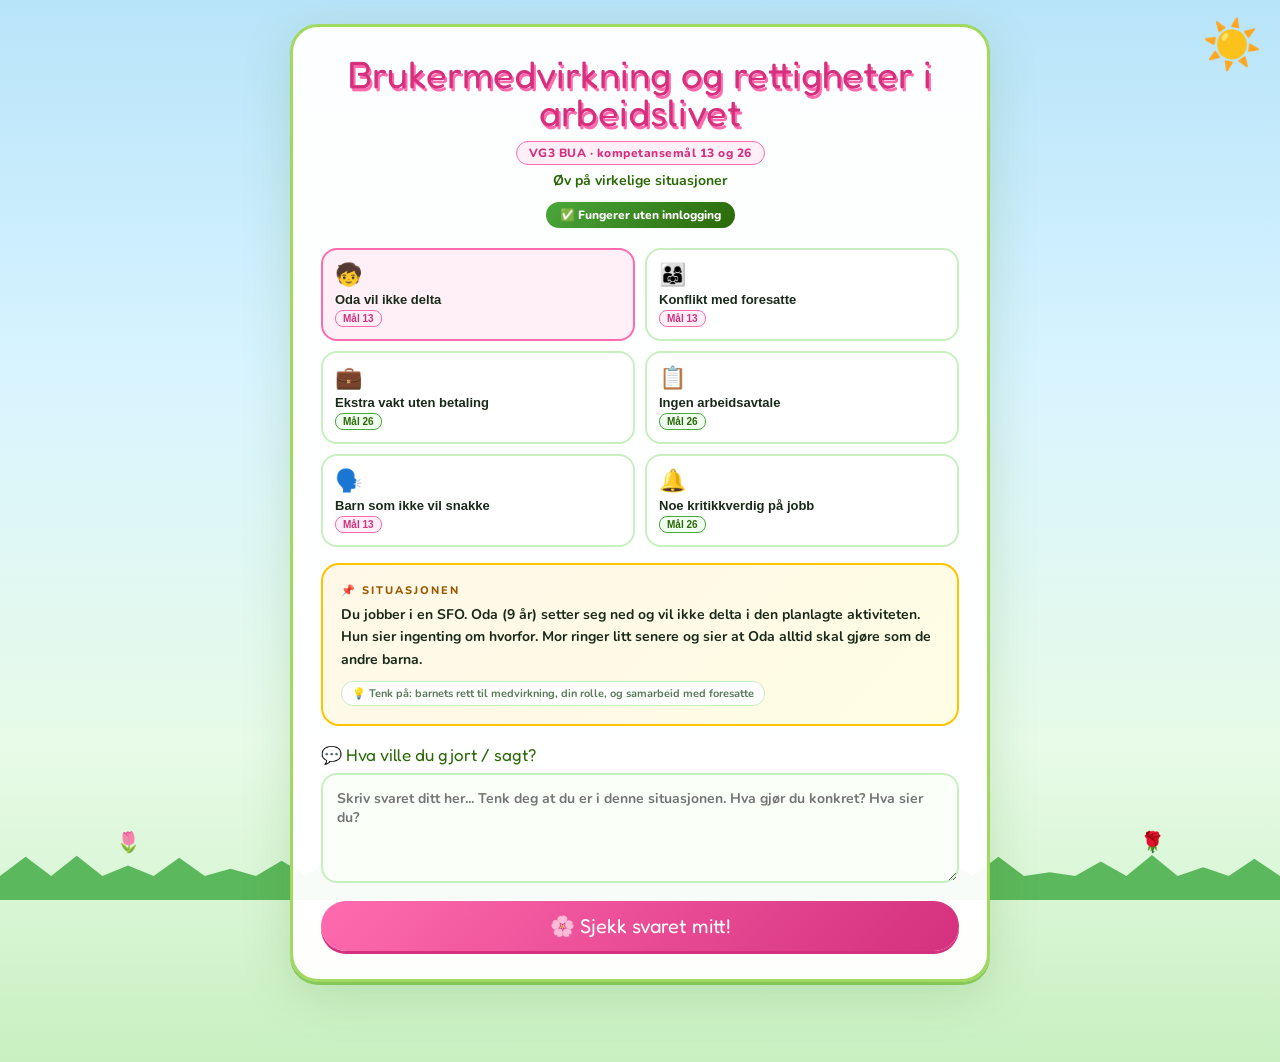
<file: scenario-trener.html>
<!DOCTYPE html>
<html lang="no">
<head>
<meta charset="UTF-8">
<meta name="viewport" content="width=device-width, initial-scale=1.0">
<title>Scenario-treneren – Brukermedvirkning og rettigheter i arbeidslivet (VG3 BUA)</title>
<link href="https://fonts.googleapis.com/css2?family=Nunito:wght@700;800;900&family=Fredoka+One&display=swap" rel="stylesheet">
<style>
*{box-sizing:border-box;margin:0;padding:0}
:root{--pink:#FF6BAE;--pink-dark:#D4307E;--pink-bg:#FFF0F8;--green:#4AA83C;--green-dark:#2A6808;--green-bg:#F0FFF0;--blue:#3A94C8;--blue-bg:#EAF5FF;--yellow:#FFE066;--yellow-dk:#9A5800;--dark:#1A2A1A;--muted:#5A7A5A}
body{font-family:'Nunito',sans-serif;background:linear-gradient(180deg,#B8E4F9 0%,#D8F4FF 35%,#E8FBE8 70%,#C8F0C0 100%);min-height:100vh;display:flex;align-items:flex-start;justify-content:center;padding:24px 16px 80px;position:relative;overflow-x:hidden}
.cloud{position:fixed;background:#fff;border-radius:40px;opacity:.82;animation:drift linear infinite;pointer-events:none;z-index:0}
.cloud::before,.cloud::after{content:'';position:absolute;background:#fff;border-radius:50%}
.c1{width:100px;height:33px;top:5%;left:-120px;animation-duration:30s}
.c1::before{width:50px;height:50px;top:-25px;left:10px}.c1::after{width:33px;height:33px;top:-17px;left:48px}
.c2{width:70px;height:23px;top:13%;left:-90px;animation-duration:42s;animation-delay:-10s;opacity:.6}
.c2::before{width:36px;height:36px;top:-18px;left:8px}.c2::after{width:24px;height:24px;top:-12px;left:34px}
@keyframes drift{from{left:-200px}to{left:110%}}
.sun{position:fixed;top:12px;right:18px;font-size:48px;animation:sway 4s ease-in-out infinite;pointer-events:none;z-index:0}
@keyframes sway{0%,100%{transform:rotate(0deg)}50%{transform:rotate(18deg)}}
.grass{position:fixed;bottom:0;left:0;right:0;height:48px;background:#5cb85c;z-index:0;clip-path:polygon(0% 50%,2% 10%,4% 50%,6% 8%,8% 50%,10% 28%,12% 50%,14% 12%,16% 50%,18% 35%,20% 50%,22% 18%,24% 50%,26% 6%,28% 50%,30% 24%,32% 50%,34% 40%,36% 50%,38% 14%,40% 50%,42% 30%,44% 50%,46% 10%,48% 50%,50% 38%,52% 50%,54% 20%,56% 50%,58% 12%,60% 50%,62% 26%,64% 50%,66% 8%,68% 50%,70% 36%,72% 50%,74% 18%,76% 50%,78% 10%,80% 50%,82% 42%,84% 50%,86% 20%,88% 50%,90% 6%,92% 50%,94% 32%,96% 50%,98% 14%,100% 50%,100% 100%,0% 100%)}
.flowers{position:fixed;bottom:44px;left:0;right:0;display:flex;justify-content:space-around;pointer-events:none;z-index:0;font-size:20px}
.flower{animation:bobble 3s ease-in-out infinite}
@keyframes bobble{0%,100%{transform:translateY(0)}50%{transform:translateY(-8px)}}

.card{position:relative;z-index:1;background:rgba(255,255,255,.96);border-radius:28px;padding:28px;width:100%;max-width:700px;box-shadow:0 12px 50px rgba(60,120,30,.18),0 3px 0 #90d060;border:3px solid #A0D860}

/* HEADER */
.header{text-align:center;margin-bottom:20px}
.title{font-family:'Fredoka One',cursive;font-size:38px;color:var(--pink-dark);line-height:1;text-shadow:2px 3px 0 var(--pink)}
.goals{display:inline-block;margin-top:10px;font-size:12px;font-weight:800;letter-spacing:.5px;color:var(--pink-dark);background:var(--pink-bg);border:1.5px solid var(--pink);border-radius:20px;padding:3px 12px}
.sub{font-size:14px;font-weight:700;color:var(--green-dark);margin:6px 0}
.offline-badge{display:inline-flex;align-items:center;gap:6px;background:linear-gradient(135deg,var(--green),var(--green-dark));color:#fff;padding:5px 14px;border-radius:20px;font-size:12px;font-weight:800;margin-top:6px}

/* SCENARIO SELECTOR */
.scenario-grid{display:grid;grid-template-columns:1fr 1fr;gap:10px;margin-bottom:16px}
.scen-btn{background:#fff;border:2.5px solid #C8EFC0;border-radius:16px;padding:12px;cursor:pointer;transition:all .15s;text-align:left}
.scen-btn:hover{border-color:var(--pink);background:var(--pink-bg);transform:translateY(-2px)}
.scen-btn.active{border-color:var(--pink);background:var(--pink-bg)}
.scen-emoji{font-size:22px;display:block;margin-bottom:4px}
.scen-title{font-weight:800;font-size:13px;color:var(--dark)}
.scen-tag{font-size:10px;font-weight:800;padding:2px 7px;border-radius:8px;display:inline-block;margin-top:3px}
.tag-13{background:var(--pink-bg);color:var(--pink-dark);border:1px solid var(--pink)}
.tag-26{background:var(--green-bg);color:var(--green-dark);border:1px solid var(--green)}

/* SCENARIO BOX */
.scenario-box{background:linear-gradient(135deg,#FFF8E8,#FFFDE4);border:2.5px solid #FFC400;border-radius:18px;padding:18px;margin-bottom:18px}
.scen-label{font-size:11px;font-weight:800;letter-spacing:2px;text-transform:uppercase;color:var(--yellow-dk);margin-bottom:6px}
.scen-text{font-size:14px;font-weight:700;color:var(--dark);line-height:1.6}
.hint-pill{display:inline-block;margin-top:10px;background:#fff;border:1.5px solid #C8EFC0;border-radius:12px;padding:4px 10px;font-size:11px;font-weight:700;color:var(--muted)}

/* INPUT */
.input-label{font-family:'Fredoka One',cursive;font-size:17px;color:var(--green-dark);margin-bottom:8px;display:flex;align-items:center;gap:6px}
textarea{width:100%;border:2.5px solid #C8EFC0;border-radius:16px;padding:14px;font-family:'Nunito',sans-serif;font-size:14px;font-weight:700;color:var(--dark);resize:vertical;min-height:110px;transition:border-color .15s;outline:none;background:#FAFFF8}
textarea:focus{border-color:var(--green)}
.send-btn{margin-top:12px;width:100%;background:linear-gradient(135deg,var(--pink),var(--pink-dark));color:#fff;border:none;border-radius:50px;padding:13px;font-family:'Fredoka One',cursive;font-size:20px;cursor:pointer;box-shadow:0 3px 0 var(--pink-dark);transition:transform .1s}
.send-btn:hover{transform:translateY(-1px)}

/* AI RESPONSE */
.ai-response{margin-top:18px;border-radius:18px;padding:18px;display:none;animation:fadeIn .4s}
@keyframes fadeIn{from{opacity:0;transform:translateY(8px)}to{opacity:1;transform:translateY(0)}}
.ai-header{display:flex;align-items:center;gap:8px;margin-bottom:10px}
.ai-avatar{font-size:28px}
.ai-name{font-family:'Fredoka One',cursive;font-size:16px}
.ai-text{font-size:14px;font-weight:700;line-height:1.65;color:var(--dark)}
.ai-text p{margin-bottom:8px}
.tip-box{background:rgba(255,255,255,.8);border-radius:10px;padding:10px 14px;font-size:13px;margin-top:6px}

/* CHECKLIST */
.checklist{margin:12px 0;display:flex;flex-direction:column;gap:6px}
.check-item{display:flex;align-items:flex-start;gap:8px;font-size:13px;font-weight:700;padding:8px 12px;border-radius:10px}
.check-item.found{background:#D8FFE8;color:#0A5E28}
.check-item.missing{background:#FFF0F0;color:#880808}
.check-icon{font-size:16px;flex-shrink:0;margin-top:1px}

.score-chips{display:flex;gap:8px;margin-top:12px;flex-wrap:wrap}
.chip{padding:5px 12px;border-radius:20px;font-size:12px;font-weight:800;border:2px solid}
.chip-great{background:#D8FFE8;color:#0A5E28;border-color:#40C870}
.chip-ok{background:#FFF8D8;color:#7A5800;border-color:#FFC400}
.chip-try{background:#FFE8E8;color:#880808;border-color:#FF8080}

.next-scen-btn{margin-top:12px;width:100%;background:linear-gradient(135deg,var(--green),var(--green-dark));color:#fff;border:none;border-radius:50px;padding:12px;font-family:'Fredoka One',cursive;font-size:18px;cursor:pointer;box-shadow:0 3px 0 var(--green-dark)}
.warn-box{background:#FFF0F8;border:2px solid var(--pink);border-radius:14px;padding:12px 16px;color:var(--pink-dark);font-weight:800;font-size:14px;margin-top:14px}
.confetti-piece{position:fixed;pointer-events:none;border-radius:2px;animation:fall linear forwards;z-index:100}
@keyframes fall{0%{transform:translateY(-20px) rotate(0deg);opacity:1}100%{transform:translateY(110vh) rotate(720deg);opacity:0}}
@media(max-width:500px){.scenario-grid{grid-template-columns:1fr}}
</style>
</head>
<body>
<div class="cloud c1"></div><div class="cloud c2"></div>
<div class="sun">☀️</div>
<div class="grass"></div>
<div class="flowers">
  <span class="flower" style="animation-delay:0s">🌷</span>
  <span class="flower" style="animation-delay:.4s">🌼</span>
  <span class="flower" style="animation-delay:.8s">🌸</span>
  <span class="flower" style="animation-delay:1.2s">🌻</span>
  <span class="flower" style="animation-delay:1.6s">🌹</span>
</div>

<div class="card">
  <div class="header">
    <div class="title">Brukermedvirkning og rettigheter i arbeidslivet</div>
    <div class="goals">VG3 BUA · kompetansemål 13 og 26</div>
    <div class="sub">Øv på virkelige situasjoner</div>
    <span class="offline-badge">✅ Fungerer uten innlogging</span>
  </div>

  <div class="scenario-grid" id="scen-grid">
    <button class="scen-btn active" onclick="selectScenario(0)">
      <span class="scen-emoji">🧒</span>
      <div class="scen-title">Oda vil ikke delta</div>
      <span class="scen-tag tag-13">Mål 13</span>
    </button>
    <button class="scen-btn" onclick="selectScenario(1)">
      <span class="scen-emoji">👨‍👩‍👧</span>
      <div class="scen-title">Konflikt med foresatte</div>
      <span class="scen-tag tag-13">Mål 13</span>
    </button>
    <button class="scen-btn" onclick="selectScenario(2)">
      <span class="scen-emoji">💼</span>
      <div class="scen-title">Ekstra vakt uten betaling</div>
      <span class="scen-tag tag-26">Mål 26</span>
    </button>
    <button class="scen-btn" onclick="selectScenario(3)">
      <span class="scen-emoji">📋</span>
      <div class="scen-title">Ingen arbeidsavtale</div>
      <span class="scen-tag tag-26">Mål 26</span>
    </button>
    <button class="scen-btn" onclick="selectScenario(4)">
      <span class="scen-emoji">🗣️</span>
      <div class="scen-title">Barn som ikke vil snakke</div>
      <span class="scen-tag tag-13">Mål 13</span>
    </button>
    <button class="scen-btn" onclick="selectScenario(5)">
      <span class="scen-emoji">🔔</span>
      <div class="scen-title">Noe kritikkverdig på jobb</div>
      <span class="scen-tag tag-26">Mål 26</span>
    </button>
  </div>

  <div class="scenario-box">
    <div class="scen-label">📌 Situasjonen</div>
    <div class="scen-text" id="scen-text"></div>
    <div class="hint-pill" id="scen-hint"></div>
  </div>

  <div class="input-label">💬 Hva ville du gjort / sagt?</div>
  <textarea id="student-answer" placeholder="Skriv svaret ditt her... Tenk deg at du er i denne situasjonen. Hva gjør du konkret? Hva sier du?"></textarea>
  <button class="send-btn" onclick="checkAnswer()">🌸 Sjekk svaret mitt!</button>

  <div id="response-area"></div>
</div>

<script>
const scenarios = [
  {
    title: "Oda vil ikke delta",
    tag: "Mål 13",
    text: "Du jobber i en SFO. Oda (9 år) setter seg ned og vil ikke delta i den planlagte aktiviteten. Hun sier ingenting om hvorfor. Mor ringer litt senere og sier at Oda alltid skal gjøre som de andre barna.",
    hint: "💡 Tenk på: barnets rett til medvirkning, din rolle, og samarbeid med foresatte",
    checks: [
      { label: "Lytter til / snakker med Oda",        words: ["spørre","spør","snakke","lytte","høre","spørr","samtale","prate"], tip: "Det første du bør gjøre er å møte Oda med nysgjerrighet – ikke press." },
      { label: "Respekterer barnets ønske / medvirkning", words: ["medvirkning","ønske","vil ikke","respekter","rett","valg","bestemmelse","oda"], tip: "Barnehageloven og FNs barnekonvensjon (art. 12) gir barn rett til å si sin mening." },
      { label: "Alderstilpasset – du har fortsatt omsorgsansvar", words: ["ansvar","voksen","omsorgs","forsiktig","trygg","forsikre","passe på","grense"], tip: "Medvirkning betyr ikke at barnet bestemmer alt – du har fortsatt ansvaret for barnets sikkerhet." },
      { label: "Tar opp med mor på en god måte",       words: ["mor","foreldr","foresatt","snakke med","forklare","forklare","informer","dialog","si til"], tip: "Du må balansere barnets rettigheter med foreldrenes ønsker – og forklare hva medvirkning betyr." },
    ],
    excellent: "Du viser god forståelse for brukermedvirkning! Du lytter til Oda, respekterer hennes ønske, og kommuniserer godt med foresatte. 🌟",
    good: "Bra start! Du tenker på Odas rettigheter. Husk også å tenke på samtalen med mor – hun trenger en forklaring.",
    try: "Husk at Oda har rett til å si sin mening (FNs barnekonvensjon, art. 12). Start med å sette deg ned og spørre Oda rolig hva hun tenker."
  },
  {
    title: "Konflikt med foresatte",
    tag: "Mål 13",
    text: "Yousef (14 år) forteller deg at han vil slutte på fotballtreninga som foreldrene tvinger ham til. Foreldrene mener det er det beste for ham og trenger svar. Yousef ber deg snakke med foreldrene på hans vegne.",
    hint: "💡 Tenk på: ungdoms rett til medvirkning, taushetsplikt, og din støtterolle",
    checks: [
      { label: "Lytter til og støtter Yousef",          words: ["lytte","høre","støtte","snakke med","yousef","ungdom","ung","forstå","anerkjenn"], tip: "Ungdom over ca. 12 år har stor rett til selvbestemmelse – Yousef skal føle seg hørt." },
      { label: "Reflekterer over taushetsplikt",         words: ["taushets","taushet","fortrolig","privat","ikke si","konfidensielt","videre"], tip: "Du kan ikke dele det Yousef har fortalt deg uten hans samtykke." },
      { label: "Hjelper Yousef å finne sin egen stemme", words: ["han selv","yousef kan","støtte","hjelpe","si det selv","øvelse","tørre","hjelp"], tip: "Din jobb er å støtte Yousef, ikke overta – la ham uttrykke seg selv." },
      { label: "Tenker på grenser for din rolle",        words: ["ikke min","min rolle","grense","profesjon","leder","kollega","videre","råd"], tip: "Noen situasjoner krever at du involverer en leder eller andre fagpersoner." },
    ],
    excellent: "Flott! Du balanserer Yousefs rettigheter med taushetsplikten og støtterollen din på en god måte. 🌟",
    good: "Du tenker riktig om ungdomsmedvirkning. Husk å reflektere over taushetsplikten – hva kan du si til foreldrene uten Yousefs samtykke?",
    try: "Start med: hva ønsker Yousef at DU skal gjøre? Kan du hjelpe ham å si det selv i stedet for å snakke på hans vegne?"
  },
  {
    title: "Ekstra vakt uten betaling",
    tag: "Mål 26",
    text: "Sjefen din ber deg ta en ekstra vakt denne helgen uten ekstra betaling, fordi dere er understaffet. Hun sier: «Vi er som en familie her og stiller opp for hverandre.» Du er usikker på om du kan si nei.",
    hint: "💡 Tenk på: din arbeidsavtale, rett til overtidsbetaling, og lojalitetsplikten",
    checks: [
      { label: "Kjenner retten til overtidsbetaling",    words: ["overtid","betaling","betalt","lønn","rettighet","rett til","lov","ferielov","arbeidsmiljø"], tip: "Overtidsarbeid skal alltid kompenseres – enten med penger eller avspasering. Dette er lovfestet." },
      { label: "Sjekker arbeidsavtalen",                 words: ["avtale","arbeidsavtale","kontrakt","sjekke","lese","stå i","avtal"], tip: "Arbeidsavtalen din sier noe om arbeidstid og overtid. Du har rett til å lese den og forstå den." },
      { label: "Kommuniserer rolig og profesjonelt",     words: ["si","snakke","forklare","dialog","rolig","respektfullt","profesjon","politt","høflig"], tip: "Du kan si nei på en respektfull måte uten å ødelegge relasjonen." },
      { label: "Kjenner til fagforening eller hjelp",    words: ["fagforening","fagforbund","lo","tillitsvalgt","hjelp","rådgiving","støtte","organisasjon"], tip: "Fagforbundet eller tillitsvalgt kan hjelpe deg hvis du er usikker på rettighetene dine." },
    ],
    excellent: "Veldig bra! Du kjenner rettighetene dine og vet hvordan du kommuniserer profesjonelt. Det er nøkkelen! 🌟",
    good: "Du tenker riktig! Husk at overtid er lovfestet – det er ikke snillhet å la seg utnytte, det er å godta lovbrudd.",
    try: "Husk: overtidsbetaling er en rettighet, ikke noe sjefens godhet. Sjekk arbeidsavtalen din – hva sier den om arbeidstid og overtid?"
  },
  {
    title: "Ingen skriftlig arbeidsavtale",
    tag: "Mål 26",
    text: "Du har jobbet i barnehagen i 6 uker. Du har fortsatt ikke fått skriftlig arbeidsavtale, selv om du har bedt om det to ganger. Lønnen ser også litt lavere ut enn dere ble enige om muntlig.",
    hint: "💡 Tenk på: retten til skriftlig arbeidsavtale, hva avtalen skal inneholde, og hvem du kontakter",
    checks: [
      { label: "Vet at skriftlig arbeidsavtale er lovpålagt", words: ["lov","plikt","rett","arbeidsmiljø","krav","pliktig","alltid","måned"], tip: "Arbeidsgiver er lovpliktig til å gi deg skriftlig arbeidsavtale innen én måned etter oppstart." },
      { label: "Tar initiativ til å løse det",          words: ["ta kontakt","spørre","si ifra","be om","etterspørre","skriftlig","kreve","minne om"], tip: "Spør skriftlig (f.eks. på e-post) – da har du dokumentasjon." },
      { label: "Vet hva arbeidsavtalen skal inneholde", words: ["lønn","arbeidstid","stilling","tittel","oppstart","oppsigelse","innhold","informasjon"], tip: "Avtalen skal inneholde lønn, arbeidstid, stillingstittel, startdato og oppsigelsestid." },
      { label: "Vet hvem de kan kontakte for hjelp",   words: ["fagforening","tillitsvalgt","arbeidstilsyn","lo","fagforbund","nav","hjelp","ressurs","kontakt"], tip: "Arbeidstilsynet og fagforeninger kan hjelpe deg med å få det du har krav på." },
    ],
    excellent: "Imponerende! Du kjenner rettighetene dine og vet konkret hva du skal gjøre og hvem du kan kontakte. 🌟",
    good: "Du er på riktig spor. Husk å dokumentere alt skriftlig – det gir deg bevis hvis det oppstår konflikt.",
    try: "Du har rett til skriftlig arbeidsavtale innen én måned. Send en e-post til arbeidsgiver og be om den skriftlig – da har du dokumentasjon."
  },
  {
    title: "Barn som ikke vil snakke",
    tag: "Mål 13",
    text: "Mikael (7 år) sitter alene i hjørnet og nekter å snakke med deg. Han virker lei seg. De andre ansatte sier du bare skal la ham sitte – han pleier å komme ut av det av seg selv. Du er usikker på hva du skal gjøre.",
    hint: "💡 Tenk på: barnets rett til å bli sett, alderstilpasset kommunikasjon, og din plikt til å observere",
    checks: [
      { label: "Nærmer seg barnet forsiktig og respektfullt", words:["rolig","forsiktig","sette seg","nær","komme bort","tilstede","nærme","uten press"], tip: "Du kan vise omsorg uten å presse – sett deg stille ved siden av ham uten å kreve svar." },
      { label: "Observerer og tolker kroppsspråk",      words:["observere","se","kropp","kroppsspråk","mimikk","tegn","signal","uttrykk","merker"], tip: "Barn kommuniserer mye uten ord – din jobb er å lese situasjonen." },
      { label: "Bruker alderstilpasset kommunikasjon",  words:["alder","liten","7 år","enkelt","enkle","spørsmål","åpen","hva","lei seg","hva skjer"], tip: "Åpne, enkle spørsmål fungerer bedre enn direkte konfrontasjon med yngre barn." },
      { label: "Dokumenterer eller melder fra",         words: ["notere","dokumentere","kollega","leder","si ifra","bekymring","meld","fortelle"], tip: "Hvis du er bekymret, bør du dokumentere observasjonen og dele den med din leder." },
    ],
    excellent: "Veldig bra! Du balanserer respekt for barnets grenser med plikten til å ta vare på det. 🌟",
    good: "Bra tenkt! Husk at tilstedeværelse uten press ofte er det mest effektive – barnet trenger å vite at du er der.",
    try: "Prøv å sette deg stille ved siden av Mikael uten å si noe – vis at du er der. Barn trenger å føle seg trygge før de åpner seg."
  },
  {
    title: "Noe kritikkverdig på jobben",
    tag: "Mål 26",
    text: "Du oppdager at en kollega jevnlig er grov i tonen mot barna – ikke slår, men roper og bruker nedsettende ord. De andre ansatte ser ut til å ignorere det. Du er ny og usikker på hva du skal gjøre.",
    hint: "💡 Tenk på: varslingsplikten, varslingsvernet, og din rolle som ansatt",
    checks: [
      { label: "Kjenner til varslingsplikten",          words: ["varsl","si fra","plikt","rett","melde","kritikkverdig","lov","lovpålagt"], tip: "Du har rett OG plikt til å varsle om kritikkverdige forhold på arbeidsplassen." },
      { label: "Kjenner til varslingsvernet",           words: ["vern","beskyttet","trygg","gjengjeldelse","straffe","si fra uten","lov","beskytt"], tip: "Arbeidsmiljøloven beskytter deg mot gjengjeldelse dersom du varsler i god tro." },
      { label: "Tar tak i situasjonen – varsler",       words: ["leder","si til","kontakte","snakke med","ta opp","melde","varsle","informere"], tip: "Start med nærmeste leder. Hvis det ikke hjelper, kan du gå videre – til for eksempel arbeidstilsynet." },
      { label: "Tenker på barnas beste",               words: ["barn","barnas","trygghet","beskytte","omsorg","ivareta","verne","rettighet"], tip: "Hensynet til barnas trygghet er alltid overordnet ubehaget ved å varsle." },
    ],
    excellent: "Veldig sterkt svar! Du forstår varslingsplikten og barnas rettigheter – og du vet at du er beskyttet. 🌟",
    good: "Du er på rett spor. Husk at du er beskyttet av varslingsvernet – du trenger ikke å være redd for å si fra.",
    try: "Du har plikt til å varsle om dette. Start med å snakke med din leder. Arbeidsmiljøloven beskytter deg mot gjengjeldelse."
  }
];

let selectedScenario = 0;

function selectScenario(idx) {
  selectedScenario = idx;
  document.querySelectorAll('.scen-btn').forEach((b, i) => b.classList.toggle('active', i === idx));
  const s = scenarios[idx];
  document.getElementById('scen-text').textContent = s.text;
  document.getElementById('scen-hint').textContent = s.hint;
  document.getElementById('student-answer').value = '';
  document.getElementById('response-area').innerHTML = '';
}

function normalize(text) {
  return text.toLowerCase()
    .replace(/æ/g,'ae').replace(/ø/g,'o').replace(/å/g,'a')
    .replace(/[^a-z0-9 ]/g,' ');
}

function checkAnswer() {
  const rawAnswer = document.getElementById('student-answer').value.trim();
  if (rawAnswer.length < 20) {
    document.getElementById('response-area').innerHTML =
      '<div class="warn-box">⚠️ Skriv litt mer – minst én konkret setning om hva du ville gjort!</div>';
    return;
  }

  const answer = normalize(rawAnswer);
  const s = scenarios[selectedScenario];

  const results = s.checks.map(check => {
    const found = check.words.some(w => answer.includes(normalize(w)));
    return { ...check, found };
  });

  const foundCount = results.filter(r => r.found).length;
  const total = results.length;
  const ratio = foundCount / total;

  let level, bgColor, borderColor, chipClass, chipLabel;
  if (ratio >= 0.75) {
    level = 'excellent'; bgColor = '#F0FFF4'; borderColor = '#40C870';
    chipClass = 'chip-great'; chipLabel = '🌟 Veldig bra!';
  } else if (ratio >= 0.4) {
    level = 'good'; bgColor = '#FFFDF0'; borderColor = '#FFC400';
    chipClass = 'chip-ok'; chipLabel = '👍 Bra forsøk!';
  } else {
    level = 'try'; bgColor = '#FFF5F5'; borderColor = '#FF8080';
    chipClass = 'chip-try'; chipLabel = '💪 Øv mer!';
  }

  const missingTip = results.find(r => !r.found)?.tip || results[0].tip;

  const checklistHtml = results.map(r => `
    <div class="check-item ${r.found ? 'found' : 'missing'}">
      <span class="check-icon">${r.found ? '✅' : '❌'}</span>
      <div>
        <div>${r.label}</div>
        ${!r.found ? `<div style="font-size:11px;opacity:.8;margin-top:2px">${r.tip}</div>` : ''}
      </div>
    </div>`).join('');

  document.getElementById('response-area').innerHTML = `
    <div class="ai-response" id="ai-resp" style="background:${bgColor};border:2px solid ${borderColor}">
      <div class="ai-header">
        <span class="ai-avatar">🤖</span>
        <span class="ai-name" style="color:${borderColor}">Tilbakemelding</span>
      </div>
      <div class="ai-text">
        <p><strong>${s[level]}</strong></p>
        <div class="checklist">${checklistHtml}</div>
        ${ratio < 1 ? `<div class="tip-box">📚 <strong>Faglig tips:</strong> ${missingTip}</div>` : ''}
      </div>
      <div class="score-chips">
        <span class="chip ${chipClass}">${chipLabel}</span>
        <span class="chip" style="background:#EAF5FF;color:#0A4A9A;border-color:#7AC8FF">📊 ${foundCount}/${total} elementer</span>
      </div>
    </div>
    <button class="next-scen-btn" onclick="nextScenario()">Prøv en annen situasjon →</button>`;

  document.getElementById('ai-resp').style.display = 'block';
  if (ratio >= 0.75) launchConfetti();
}

function nextScenario() {
  selectScenario((selectedScenario + 1) % scenarios.length);
}

function launchConfetti() {
  const colors = ['#FF6BAE','#4AA83C','#FFE066','#3A94C8','#FF9F40'];
  for (let i = 0; i < 50; i++) {
    const el = document.createElement('div');
    el.className = 'confetti-piece';
    el.style.cssText = `left:${Math.random()*100}vw;width:${6+Math.random()*8}px;height:${6+Math.random()*8}px;background:${colors[Math.floor(Math.random()*colors.length)]};animation-duration:${1.5+Math.random()*2}s;animation-delay:${Math.random()*.5}s`;
    document.body.appendChild(el);
    el.addEventListener('animationend', () => el.remove());
  }
}

selectScenario(0);
</script>
</body>
</html>
</file>
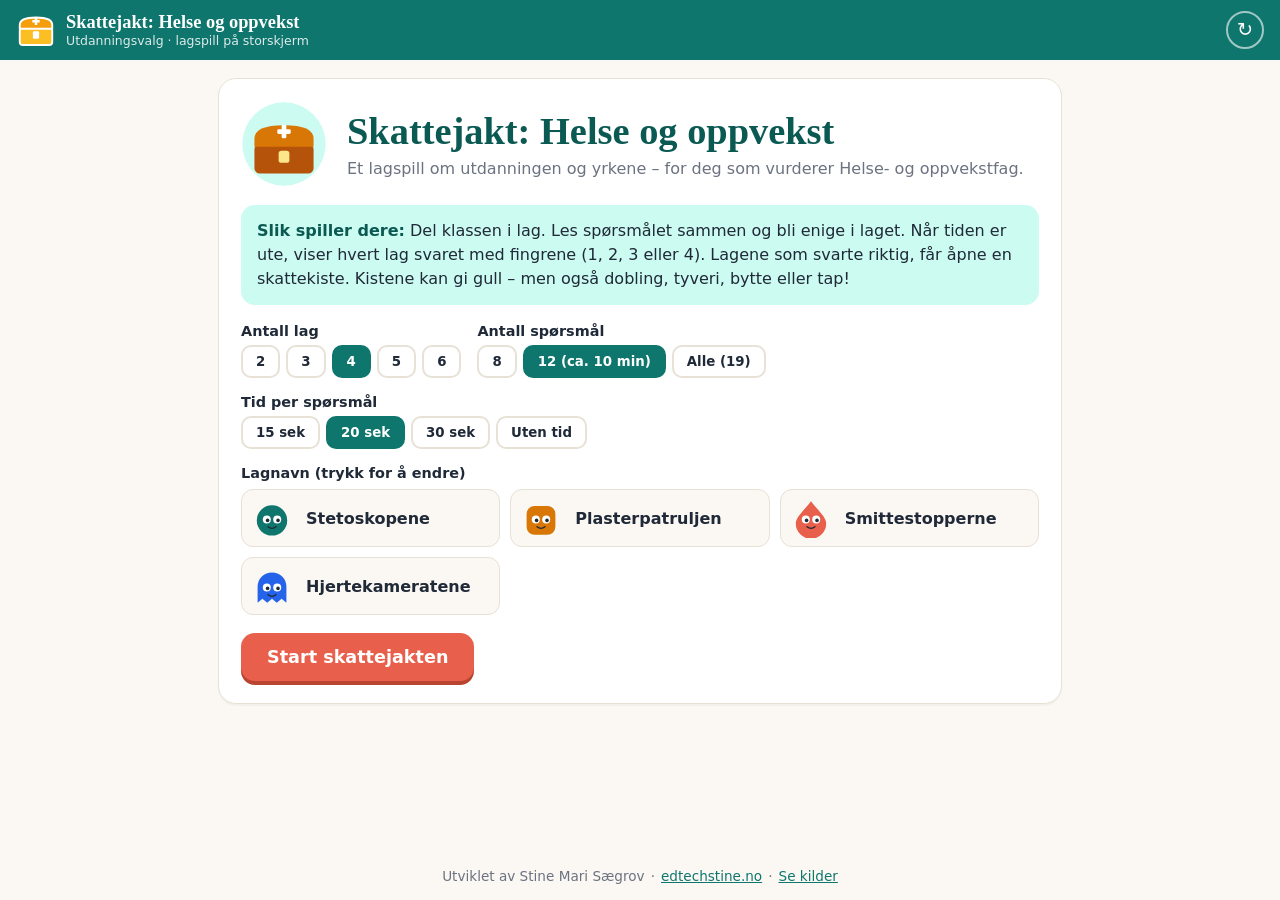
<file: skattejakt.html>
<!DOCTYPE html>
<html lang="nb">
<head>
<meta charset="UTF-8">
<meta name="viewport" content="width=device-width, initial-scale=1">
<title>Skattejakt: Helse og oppvekst</title>
<style>
:root{
  --teal:#0f766e; --teal-d:#0b5953; --teal-l:#ccfbf1;
  --amber:#d97706; --amber-l:#fef3c7;
  --coral:#e8604c; --coral-l:#fde4df;
  --safe:#15803d; --safe-l:#dcfce7;
  --blue:#2563eb; --violet:#7c3aed;
  --ink:#1f2937; --muted:#6b7280; --line:#e7e1d6;
  --paper:#fbf8f3; --card:#ffffff;
  --sans:"Segoe UI", system-ui, -apple-system, Roboto, "Helvetica Neue", Arial, sans-serif;
  --serif:Georgia, "Iowan Old Style", "Palatino Linotype", Palatino, "Times New Roman", serif;
  --r:18px;
}
*{box-sizing:border-box;}
html,body{margin:0;}
body{font-family:var(--sans);color:var(--ink);background:var(--paper);min-height:100vh;display:flex;flex-direction:column;}
button{font-family:inherit;cursor:pointer;}
h1,h2,h3{font-family:var(--serif);font-weight:700;margin:0;}

/* Topbar */
.topbar{display:flex;align-items:center;gap:12px;padding:10px 16px;background:var(--teal);color:#fff;}
.topbar .brand{display:flex;align-items:center;gap:10px;flex:1 1 auto;min-width:0;}
.topbar .brand svg{flex:0 0 auto;}
.topbar .brand .t{font-family:var(--serif);font-size:1.15rem;font-weight:700;line-height:1.15;}
.topbar .brand .s{font-size:.78rem;opacity:.85;}
.dots{display:flex;gap:5px;flex-wrap:wrap;justify-content:flex-end;max-width:45%;}
.dots i{width:9px;height:9px;border-radius:50%;background:rgba(255,255,255,.3);}
.dots i.done{background:var(--amber-l);}
.dots i.now{background:#fff;box-shadow:0 0 0 2px var(--amber);}
.iconbtn{width:38px;height:38px;border-radius:50%;border:2px solid rgba(255,255,255,.6);background:transparent;color:#fff;font-size:1.2rem;line-height:1;flex:0 0 auto;}
.iconbtn:hover{background:rgba(255,255,255,.15);}

/* Layout */
.app{flex:1;display:grid;grid-template-columns:minmax(0,1fr) 300px;gap:18px;padding:18px;width:100%;max-width:1280px;margin:0 auto;}
.app.solo{grid-template-columns:minmax(0,1fr);max-width:880px;}
.card{background:var(--card);border:1px solid var(--line);border-radius:var(--r);padding:22px;box-shadow:0 2px 0 rgba(0,0,0,.03);}
.main{min-width:0;}

/* Scoreboard */
.board h3{font-size:1.05rem;margin-bottom:10px;color:var(--teal-d);}
.board ol{list-style:none;margin:0;padding:0;display:flex;flex-direction:column;gap:8px;}
.board li{display:flex;align-items:center;gap:10px;padding:8px 10px;border-radius:12px;background:var(--paper);border:1px solid var(--line);transition:transform .3s;}
.board li.lead{background:var(--amber-l);border-color:#f2d48a;}
.board li.bump{animation:bump .6s;}
.board .nm{flex:1 1 auto;min-width:0;font-weight:600;font-size:.95rem;line-height:1.2;}
.board .sc{font-family:var(--serif);font-weight:700;font-size:1.25rem;display:flex;align-items:center;gap:4px;}
@keyframes bump{0%{transform:scale(1)}40%{transform:scale(1.06)}100%{transform:scale(1)}}
.coin{display:inline-block;width:.8em;height:.8em;border-radius:50%;background:radial-gradient(circle at 35% 35%,#fde68a,#f59e0b 60%,#b45309);box-shadow:inset 0 0 0 2px rgba(180,83,9,.35);}

/* Setup */
.hero{display:flex;gap:20px;align-items:center;margin-bottom:18px;}
.hero h1{font-size:clamp(1.6rem,3.6vw,2.4rem);line-height:1.1;color:var(--teal-d);}
.hero p{margin:6px 0 0;color:var(--muted);}
.howto{background:var(--teal-l);border-radius:14px;padding:14px 16px;margin-bottom:18px;line-height:1.5;}
.howto b{color:var(--teal-d);}
.row{display:flex;flex-wrap:wrap;gap:16px;margin-bottom:16px;}
.field{display:flex;flex-direction:column;gap:6px;}
.field label{font-weight:600;font-size:.9rem;}
.seg{display:flex;flex-wrap:wrap;gap:6px;}
.seg button{border:2px solid var(--line);background:#fff;border-radius:10px;padding:7px 13px;font-weight:600;color:var(--ink);}
.seg button.on{border-color:var(--teal);background:var(--teal);color:#fff;}
.teams{display:grid;grid-template-columns:repeat(auto-fill,minmax(220px,1fr));gap:10px;margin-bottom:18px;}
.teamin{display:flex;align-items:center;gap:10px;background:var(--paper);border:1px solid var(--line);border-radius:12px;padding:8px 10px;}
.teamin input{flex:1 1 auto;min-width:0;width:100%;border:none;background:transparent;font:inherit;font-weight:600;font-size:1rem;color:var(--ink);padding:4px;}
.teamin input:focus{outline:2px solid var(--teal);border-radius:6px;}
.big{border:none;border-radius:14px;padding:14px 26px;font-size:1.1rem;font-weight:700;background:var(--coral);color:#fff;box-shadow:0 4px 0 #b9442f;}
.big:active{transform:translateY(2px);box-shadow:0 2px 0 #b9442f;}
.big.teal{background:var(--teal);box-shadow:0 4px 0 var(--teal-d);}
.big.ghost{background:#fff;color:var(--teal-d);border:2px solid var(--teal);box-shadow:none;}
.actions{display:flex;flex-wrap:wrap;gap:10px;align-items:center;}

/* Question */
.qhead{display:flex;justify-content:space-between;align-items:center;gap:10px;margin-bottom:10px;flex-wrap:wrap;}
.pill{display:inline-block;background:var(--amber-l);color:#92400e;font-weight:700;border-radius:999px;padding:4px 12px;font-size:.85rem;}
.timer{height:12px;border-radius:999px;background:#eee8dd;overflow:hidden;margin-bottom:16px;}
.timer div{height:100%;background:var(--teal);width:100%;transition:width .1s linear,background .3s;}
.timer div.low{background:var(--coral);}
.timetxt{font-family:var(--serif);font-weight:700;font-size:1.4rem;color:var(--teal-d);min-width:2.5em;text-align:right;}
.timetxt.out{color:var(--coral);animation:pulse 1s infinite;}
@keyframes pulse{50%{opacity:.4}}
.qtext{font-family:var(--serif);font-size:clamp(1.3rem,3vw,2.1rem);line-height:1.25;margin:4px 0 18px;}
.opts{display:grid;grid-template-columns:1fr 1fr;gap:12px;margin-bottom:16px;}
.opt{display:flex;align-items:center;gap:12px;text-align:left;border:none;border-radius:16px;padding:16px;color:#fff;font-size:clamp(1rem,1.8vw,1.25rem);font-weight:600;line-height:1.3;min-height:84px;width:100%;box-shadow:0 5px 0 rgba(0,0,0,.18);cursor:default;transition:opacity .3s,transform .3s;}
.opt .n{flex:0 0 auto;width:44px;height:44px;border-radius:12px;background:rgba(255,255,255,.22);display:flex;align-items:center;justify-content:center;font-family:var(--serif);font-size:1.5rem;font-weight:700;}
.opt.c0{background:var(--teal);} .opt.c1{background:var(--amber);} .opt.c2{background:var(--coral);} .opt.c3{background:var(--blue);}
.opt.dim{opacity:.28;}
.opt.right{transform:scale(1.02);box-shadow:0 0 0 4px #fff,0 0 0 8px var(--safe);}
.fact{background:var(--safe-l);border-left:5px solid var(--safe);border-radius:10px;padding:12px 14px;margin-bottom:16px;line-height:1.45;}
.fact b{color:var(--safe);}
.who h3{font-size:1.1rem;margin-bottom:8px;}
.who .sub{color:var(--muted);font-size:.9rem;margin:0 0 10px;}
.toggles{display:grid;grid-template-columns:repeat(auto-fill,minmax(210px,1fr));gap:8px;margin-bottom:16px;}
.tog{display:flex;align-items:center;gap:8px;text-align:left;background:#fff;border:2px solid var(--line);border-radius:12px;padding:8px 10px;font-weight:600;font-size:.95rem;color:var(--ink);width:100%;}
.tog > span:not(.ck){flex:1 1 auto;min-width:0;overflow:hidden;text-overflow:ellipsis;white-space:nowrap;}
.tog.on{border-color:var(--safe);background:var(--safe-l);}
.tog .ck{margin-left:auto;width:22px;height:22px;border-radius:6px;border:2px solid var(--line);flex:0 0 auto;display:flex;align-items:center;justify-content:center;color:#fff;font-size:.85rem;}
.tog.on .ck{background:var(--safe);border-color:var(--safe);}

/* Chests */
.chesthead{display:flex;align-items:center;gap:14px;margin-bottom:6px;}
.chesthead h2{font-size:clamp(1.3rem,2.8vw,1.9rem);}
.chestsub{color:var(--muted);margin:0 0 16px;}
.chests{display:grid;grid-template-columns:repeat(3,1fr);gap:14px;margin-bottom:16px;}
.chest{background:linear-gradient(#fff,#fdf6e7);border:2px solid #f2d48a;border-radius:16px;padding:16px 8px 12px;display:flex;flex-direction:column;align-items:center;gap:8px;width:100%;transition:transform .2s;}
.chest:hover:not(:disabled){transform:translateY(-4px) rotate(-1deg);}
.chest:disabled{cursor:default;}
.chest svg{width:100%;max-width:130px;height:auto;}
.chest .lid{transform-origin:12px 48px;transition:transform .5s cubic-bezier(.3,1.6,.5,1);}
.chest.open .lid{transform:rotate(-28deg) translateY(-6px);}
.chest .glow{opacity:0;transition:opacity .4s .2s;}
.chest.open .glow{opacity:1;}
.chest.faded{opacity:.35;}
.chest .lbl{font-weight:700;color:#92400e;font-size:.95rem;}
.result{border-radius:16px;padding:16px 18px;margin-bottom:16px;display:flex;align-items:center;gap:14px;animation:pop .45s cubic-bezier(.3,1.6,.5,1);}
.result .big-t{font-family:var(--serif);font-size:clamp(1.3rem,2.6vw,1.8rem);font-weight:700;line-height:1.15;}
.result p{margin:4px 0 0;}
.result.good{background:var(--safe-l);} .result.bad{background:var(--coral-l);} .result.wild{background:#ede9fe;} .result.meh{background:#f1f0ec;}
@keyframes pop{0%{transform:scale(.85);opacity:0}100%{transform:scale(1);opacity:1}}
.targets{display:grid;grid-template-columns:repeat(auto-fill,minmax(190px,1fr));gap:8px;margin-bottom:16px;}
.target{display:flex;align-items:center;gap:8px;background:#fff;border:2px solid var(--line);border-radius:12px;padding:8px 10px;font-weight:600;color:var(--ink);text-align:left;width:100%;}
.target:hover{border-color:var(--violet);background:#f5f3ff;}
.target .sc{margin-left:auto;font-family:var(--serif);font-weight:700;}

/* End */
.podium{display:flex;justify-content:center;align-items:flex-end;gap:12px;margin:20px 0 22px;}
.pod{display:flex;flex-direction:column;align-items:center;gap:6px;width:31%;max-width:190px;}
.pod .nm{font-weight:700;text-align:center;line-height:1.2;}
.pod .block{width:100%;border-radius:12px 12px 0 0;display:flex;align-items:flex-start;justify-content:center;padding-top:10px;color:#fff;font-family:var(--serif);font-size:1.8rem;font-weight:700;}
.pod.p1 .block{height:150px;background:var(--amber);} .pod.p2 .block{height:110px;background:var(--teal);} .pod.p3 .block{height:80px;background:var(--coral);}
.pod .pts{font-family:var(--serif);font-weight:700;display:flex;align-items:center;gap:4px;}
.confetti{position:fixed;top:-12px;width:10px;height:14px;border-radius:2px;pointer-events:none;animation:fall linear forwards;z-index:30;}
@keyframes fall{to{transform:translateY(105vh) rotate(720deg);}}
.endnote{background:var(--teal-l);border-radius:14px;padding:14px 16px;line-height:1.5;margin-bottom:16px;}

/* Modal – festet mot toppen */
.modal{position:fixed;inset:0;background:rgba(17,24,39,.5);display:flex;align-items:flex-start;justify-content:center;padding:40px 14px 14px;z-index:40;overflow-y:auto;}
.modal[hidden]{display:none;}
.modal .box{background:#fff;border-radius:var(--r);padding:22px;max-width:560px;width:100%;}
.modal h2{font-size:1.35rem;margin-bottom:10px;color:var(--teal-d);}
.modal p,.modal li{line-height:1.5;}
.modal ul{padding-left:18px;}
.modal .refs li{margin-bottom:8px;}
.modal a{color:var(--teal);}

svg{flex-shrink:0;}
.board .nm{overflow:hidden;text-overflow:ellipsis;white-space:nowrap;}
.board .sc{flex:0 0 auto;}
footer{text-align:center;padding:12px 14px 16px;color:var(--muted);font-size:.85rem;}
footer button{background:none;border:none;color:var(--teal);text-decoration:underline;font-size:.85rem;padding:0;}
footer .sep{margin:0 6px;}

@media (max-width:860px){
  .app{grid-template-columns:minmax(0,1fr);}
  .board ol{flex-direction:row;flex-wrap:wrap;}
  .board li{flex:1 1 150px;}
}
@media (max-width:640px){
  .app{padding:10px;gap:10px;}
  .card{padding:16px;}
  .opts{grid-template-columns:1fr;}
  .opt{min-height:60px;padding:12px;}
  .hero{flex-direction:column;align-items:flex-start;gap:10px;}
  .hero svg{width:64px;height:64px;}
  .chests{gap:8px;}
  .chest{padding:10px 4px 8px;}
  .chest .lbl{font-size:.8rem;}
  .dots{display:none;}
  .topbar .brand .s{display:none;}
  .result{flex-direction:column;align-items:flex-start;}
  .pod .block{font-size:1.3rem;}
  .pod .nm{font-size:.82rem;}
  .pod.p1 .block{height:110px;} .pod.p2 .block{height:80px;} .pod.p3 .block{height:56px;}
  footer .sep{display:none;}
  footer .cr{display:block;margin-bottom:4px;}
}
</style>
</head>
<body>

<header class="topbar">
  <div class="brand">
    <svg width="40" height="40" viewBox="0 0 64 64" aria-hidden="true">
      <rect x="6" y="28" width="52" height="28" rx="5" fill="#fbbf24" stroke="#fff" stroke-width="3"/>
      <path d="M6 30 V24 Q6 12 32 12 Q58 12 58 24 V30 Z" fill="#f59e0b" stroke="#fff" stroke-width="3"/>
      <rect x="26" y="16" width="12" height="4" rx="1" fill="#fff"/>
      <rect x="30" y="12" width="4" height="12" rx="1" fill="#fff"/>
      <rect x="27" y="34" width="10" height="12" rx="2" fill="#fff"/>
    </svg>
    <div>
      <div class="t">Skattejakt: Helse og oppvekst</div>
      <div class="s">Utdanningsvalg · lagspill på storskjerm</div>
    </div>
  </div>
  <div class="dots" id="dots" aria-hidden="true"></div>
  <button class="iconbtn" id="restartBtn" title="Start på nytt" aria-label="Start på nytt">↻</button>
</header>

<div class="app solo" id="app">
  <main class="main" id="main"></main>
  <aside class="card board" id="board" hidden></aside>
</div>

<footer>
  <span class="cr">Utviklet av Stine Mari Sægrov</span><span class="sep">·</span><a class="cr" href="/" style="color:var(--teal)">edtechstine.no</a><span class="sep">·</span><button id="srcBtn" type="button">Se kilder</button>
</footer>

<div class="modal" id="modal" hidden role="dialog" aria-modal="true"><div class="box" id="modalBox"></div></div>

<script>
/* ---------- Data ---------- */
const QUESTIONS = [
  {q:"Hvilke programfag har du på Vg1 Helse- og oppvekstfag?",
   a:["Helsefremmende arbeid, Kommunikasjon og samhandling, Yrkesliv i helse- og oppvekstsektoren","Anatomi, Psykologi og Pedagogikk","Sykepleie, Legevakt og Matlaging","Biologi, Kjemi og Fysikk"],
   f:"De tre programfagene på Vg1 handler om helse, om å møte mennesker og om hvordan det er å jobbe i yrkene."},
  {q:"Du vil jobbe på sykehjem eller i hjemmetjenesten og ta fagbrev. Hvilket yrke passer?",
   a:["Helsefagarbeider","Apotektekniker","Tannhelsesekretær","Ambulansearbeider"],
   f:"Helsefagarbeidere er en av de største yrkesgruppene i helsetjenesten, og det er stort behov for flere."},
  {q:"Hvilket yrke jobber ofte på SFO, i barnehage eller på fritidsklubb?",
   a:["Barne- og ungdomsarbeider","Helsefagarbeider","Apotektekniker","Helsesekretær"],
   f:"Barne- og ungdomsarbeidere legger til rette for lek, læring og trygghet for barn og unge."},
  {q:"Hva er den vanlige veien til fagbrev som helsefagarbeider?",
   a:["2 år på skole + 2 år som lærling","3 år på skole","1 år på skole + 1 år som lærling","4 år på skole"],
   f:"Som lærling får du lønn mens du lærer yrket ute på en arbeidsplass."},
  {q:"Kan du bli sykepleier hvis du starter på Helse- og oppvekstfag?",
   a:["Ja, for eksempel ved å ta påbygg til generell studiekompetanse","Nei, bare fra studiespesialisering","Nei, det går ikke","Bare hvis du har jobbet i ti år"],
   f:"Yrkesfag stenger ingen dører. Med påbygg kan du søke høyere utdanning, som sykepleie eller barnehagelærer."},
  {q:"Du jobber på et sykehjem og får vite noe privat om en beboer. Hva gjelder?",
   a:["Du har taushetsplikt og kan ikke fortelle det videre","Du kan dele det på sosiale medier hvis du ikke skriver navnet","Du kan fortelle det til venner, men ikke til familien","Det er bare legen som har taushetsplikt"],
   f:"Alle som jobber i helse- og oppvekstsektoren har taushetsplikt – også elever i praksis."},
  {q:"Hva er det viktigste enkelttiltaket for å hindre smitte på jobb i helsevesenet?",
   a:["God håndhygiene","Munnbind hele tiden","Antibiotika til alle","Åpne vinduer"],
   f:"Hendene er den vanligste smitteveien. Riktig håndvask og håndsprit stopper mye smitte."},
  {q:"Hvilket nummer ringer du for å få ambulanse i Norge?",
   a:["113","112","110","116 117"],
   f:"113 er medisinsk nødhjelp. 112 er politi, 110 er brann, og 116 117 er legevakt."},
  {q:"Hjerte-lunge-redning på en voksen: Hvor mange brystkompresjoner gir du før to innblåsninger?",
   a:["30","15","10","50"],
   f:"30 kompresjoner og 2 innblåsninger – og så fortsetter du til hjelpen kommer."},
  {q:"Hva er nonverbal kommunikasjon?",
   a:["Kommunikasjon uten ord, som blikk, ansiktsuttrykk og kroppsspråk","Å snakke i telefon","Å sende en melding på SMS","Å snakke et annet språk"],
   f:"Et smil, et nikk eller en rolig stemme kan si like mye som ordene du bruker."},
  {q:"Hva betyr aktiv lytting?",
   a:["Å vise at du følger med, med blikk, nikk og spørsmål","Å snakke mest selv så samtalen ikke stopper","Å høre på musikk mens du jobber","Å gi gode råd med en gang"],
   f:"Aktiv lytting får den andre til å føle seg sett og tatt på alvor."},
  {q:"Hvor mye fysisk aktivitet anbefales for barn og unge?",
   a:["Minst 60 minutter hver dag","30 minutter i uka","2 timer i uka","10 minutter hver dag"],
   f:"Helsedirektoratet anbefaler minst 60 minutter fysisk aktivitet daglig for barn og unge."},
  {q:"Sant eller usant: På Vg1 Helse- og oppvekstfag er du ute i praksis på ekte arbeidsplasser.",
   a:["Sant","Usant"], tf:true,
   f:"Du får prøve deg i for eksempel barnehage, sykehjem eller på sykehus allerede på Vg1."},
  {q:"Hvem jobber med å utlevere medisiner og gi råd til kunder på et apotek?",
   a:["Apotektekniker","Tannhelsesekretær","Helsesekretær","Ambulansearbeider"],
   f:"Veien til apotektekniker går gjennom Vg2 helseservicefag og Vg3 apotekteknikk."},
  {q:"Hva kalles det når brukeren får være med og bestemme over sin egen hverdag og behandling?",
   a:["Brukermedvirkning","Taushetsplikt","Turnus","Smittevern"],
   f:"Det er brukeren som er eksperten på sitt eget liv. Derfor skal hun få være med og bestemme."},
  {q:"Sant eller usant: Det er bare jenter som jobber i helse- og oppvekstyrkene.",
   a:["Usant","Sant"], tf:true, order:["Sant","Usant"],
   f:"Helt usant! Det trengs flere gutter, og mange menn jobber for eksempel i ambulansetjenesten, i barnehager og på sykehus."},
  {q:"Hva handler ergonomi om?",
   a:["Å bruke kroppen riktig så du ikke skader deg på jobb","Å spise sunn mat","Å skrive rapporter","Å lage vaktlister"],
   f:"Riktige løfteteknikker og hjelpemidler gjør at kroppen holder et helt arbeidsliv."},
  {q:"Hva betyr det å jobbe turnus?",
   a:["Å jobbe til ulike tider – dag, kveld, natt og helg","Å bytte arbeidsplass hver uke","Å bare jobbe på dagtid","Å jobbe hjemmefra"],
   f:"Mange helsetjenester er åpne døgnet rundt. Turnus gir variasjon og ofte noen fridager midt i uka."},
  {q:"Du vil rykke ut med blålys og hjelpe folk i akutte situasjoner. Hvilket Vg2 passer?",
   a:["Ambulansefag","Helseservicefag","Barne- og ungdomsarbeiderfag","Hudpleie"],
   f:"Ambulansearbeidere jobber der det skjer – på veien, i hjem og ute i naturen."}
];

const DEFAULT_NAMES = ["Stetoskopene","Plasterpatruljen","Smittestopperne","Hjertekameratene","Lekeklossene","Blålysgjengen"];
const TEAM_COLORS = ["#0f766e","#d97706","#e8604c","#2563eb","#7c3aed","#15803d"];

/* ---------- Hjelpere ---------- */
function stokk(arr){const a=arr.slice();for(let i=a.length-1;i>0;i--){const j=Math.floor(Math.random()*(i+1));[a[i],a[j]]=[a[j],a[i]];}return a;}
function esc(s){return String(s).replace(/[&<>"]/g,c=>({"&":"&amp;","<":"&lt;",">":"&gt;",'"':"&quot;"}[c]));}
const $=id=>document.getElementById(id);

function blook(color,shape,size){
  const bodies=[
    `<circle cx="50" cy="56" r="38" fill="${color}"/>`,
    `<rect x="14" y="20" width="72" height="72" rx="20" fill="${color}"/>`,
    `<path d="M50 8 C70 34 88 48 88 64 A38 38 0 0 1 12 64 C12 48 30 34 50 8Z" fill="${color}"/>`,
    `<path d="M14 92 V52 A36 36 0 0 1 86 52 V92 L74 82 L62 92 L50 82 L38 92 L26 82 Z" fill="${color}"/>`,
    `<path d="M50 10 L86 31 L86 73 L50 94 L14 73 L14 31Z" fill="${color}"/>`,
    `<circle cx="24" cy="26" r="11" fill="${color}"/><circle cx="76" cy="26" r="11" fill="${color}"/><ellipse cx="50" cy="58" rx="40" ry="34" fill="${color}"/>`
  ];
  return `<svg width="${size}" height="${size}" viewBox="0 0 100 100" aria-hidden="true">${bodies[shape%6]}
    <circle cx="37" cy="54" r="10" fill="#fff"/><circle cx="63" cy="54" r="10" fill="#fff"/>
    <circle cx="39" cy="56" r="4.5" fill="#1f2937"/><circle cx="65" cy="56" r="4.5" fill="#1f2937"/>
    <path d="M40 72 Q50 80 60 72" stroke="#1f2937" stroke-width="3.5" fill="none" stroke-linecap="round"/></svg>`;
}

function chestSVG(){
  return `<svg viewBox="0 0 120 104" aria-hidden="true">
    <g class="glow"><circle cx="60" cy="50" r="40" fill="#fde68a" opacity=".7"/>
      <path d="M60 4 L64 18 M30 14 L38 26 M90 14 L82 26 M16 40 L28 44 M104 40 L92 44" stroke="#f59e0b" stroke-width="4" stroke-linecap="round"/></g>
    <rect x="12" y="48" width="96" height="48" rx="7" fill="#b45309"/>
    <rect x="12" y="48" width="96" height="10" fill="#92400e"/>
    <rect x="52" y="48" width="16" height="48" fill="#f59e0b"/>
    <rect x="54" y="60" width="12" height="14" rx="3" fill="#fde68a"/>
    <g class="lid">
      <path d="M12 50 V36 Q12 18 60 18 Q108 18 108 36 V50 Z" fill="#d97706"/>
      <rect x="52" y="19" width="16" height="31" fill="#fbbf24"/>
      <path d="M12 50 V36 Q12 18 60 18 Q108 18 108 36 V50 Z" fill="none" stroke="#92400e" stroke-width="3"/>
    </g>
  </svg>`;
}

/* ---------- Tilstand ---------- */
const S = {
  phase:"setup", nTeams:4, nQ:12, time:20,
  names:DEFAULT_NAMES.slice(),
  teams:[], qs:[], qi:0, cur:null,
  correct:new Set(), queue:[], qpos:0, chestRes:null, chestPicked:null,
  timerLeft:0, timerId:null, bumped:null
};

/* ---------- Kistetrekning ---------- */
const OUTCOMES=[
  {k:"add",v:10,w:22},{k:"add",v:20,w:20},{k:"add",v:30,w:12},{k:"add",v:50,w:6},
  {k:"double",w:8},{k:"steal",w:10},{k:"swap",w:5},{k:"lose",v:10,w:9},{k:"none",w:8}
];
function trekk(){
  const tot=OUTCOMES.reduce((s,o)=>s+o.w,0);let r=Math.random()*tot;
  for(const o of OUTCOMES){if((r-=o.w)<0)return Object.assign({},o);}
  return {k:"add",v:10};
}

/* ---------- Render ---------- */
function render(){
  renderDots(); renderBoard();
  const m=$("main");
  if(S.phase==="setup") m.innerHTML=viewSetup();
  else if(S.phase==="question"||S.phase==="reveal") m.innerHTML=viewQuestion();
  else if(S.phase==="chest") m.innerHTML=viewChest();
  else if(S.phase==="end") m.innerHTML=viewEnd();
  $("app").classList.toggle("solo",S.phase==="setup"||S.phase==="end");
  $("board").hidden=(S.phase==="setup"||S.phase==="end");
}

function renderDots(){
  const d=$("dots");
  if(S.phase==="setup"){d.innerHTML="";return;}
  d.innerHTML=S.qs.map((_,i)=>`<i class="${i<S.qi||S.phase==="end"?"done":(i===S.qi?"now":"")}"></i>`).join("");
}

function sortedTeams(){return S.teams.map((t,i)=>Object.assign({i},t)).sort((a,b)=>b.score-a.score);}

function renderBoard(){
  if(!S.teams.length){$("board").innerHTML="";return;}
  const st=sortedTeams(), top=st[0].score;
  $("board").innerHTML=`<h3>Poengtavle</h3><ol>${st.map(t=>`
    <li class="${t.score===top&&top>0?"lead":""} ${S.bumped===t.i?"bump":""}">
      ${blook(t.color,t.i,34)}<span class="nm">${esc(t.name)}</span>
      <span class="sc"><span class="coin"></span>${t.score}</span></li>`).join("")}</ol>`;
  S.bumped=null;
}

function viewSetup(){
  const names=S.names.slice(0,S.nTeams).map((n,i)=>`
    <div class="teamin">${blook(TEAM_COLORS[i],i,40)}
      <input data-team="${i}" value="${esc(n)}" maxlength="24" aria-label="Navn på lag ${i+1}"></div>`).join("");
  const seg=(key,vals,lab)=>`<div class="seg">${vals.map(v=>`<button type="button" data-set="${key}" data-val="${v}" class="${S[key]===v?"on":""}">${lab?lab(v):v}</button>`).join("")}</div>`;
  return `<div class="card">
    <div class="hero">
      <svg width="86" height="86" viewBox="0 0 64 64" aria-hidden="true">
        <circle cx="32" cy="32" r="31" fill="#ccfbf1"/>
        <rect x="10" y="32" width="44" height="22" rx="4" fill="#b45309"/>
        <path d="M10 34 V28 Q10 18 32 18 Q54 18 54 28 V34 Z" fill="#d97706"/>
        <rect x="27" y="21" width="10" height="3.5" rx="1" fill="#fff"/><rect x="30.25" y="17.75" width="3.5" height="10" rx="1" fill="#fff"/>
        <rect x="28" y="37" width="8" height="9" rx="2" fill="#fde68a"/>
      </svg>
      <div><h1>Skattejakt: Helse og oppvekst</h1>
      <p>Et lagspill om utdanningen og yrkene – for deg som vurderer Helse- og oppvekstfag.</p></div>
    </div>
    <div class="howto"><b>Slik spiller dere:</b> Del klassen i lag. Les spørsmålet sammen og bli enige i laget. Når tiden er ute, viser hvert lag svaret med fingrene (1, 2, 3 eller 4). Lagene som svarte riktig, får åpne en skattekiste. Kistene kan gi gull – men også dobling, tyveri, bytte eller tap!</div>
    <div class="row">
      <div class="field"><label>Antall lag</label>${seg("nTeams",[2,3,4,5,6])}</div>
      <div class="field"><label>Antall spørsmål</label>${seg("nQ",[8,12,QUESTIONS.length],v=>v===12?"12 (ca. 10 min)":v===QUESTIONS.length?"Alle ("+v+")":v)}</div>
      <div class="field"><label>Tid per spørsmål</label>${seg("time",[15,20,30,0],v=>v?v+" sek":"Uten tid")}</div>
    </div>
    <div class="field" style="margin-bottom:8px"><label>Lagnavn (trykk for å endre)</label></div>
    <div class="teams">${names}</div>
    <div class="actions"><button class="big" id="startBtn" type="button">Start skattejakten</button></div>
  </div>`;
}

function viewQuestion(){
  const c=S.cur, rev=S.phase==="reveal";
  const opts=c.opts.map((o,i)=>`<button type="button" class="opt c${i} ${rev?(o.ok?"right":"dim"):""}" tabindex="-1"><span class="n">${i+1}</span><span>${esc(o.t)}</span></button>`).join("");
  let bottom="";
  if(!rev){
    bottom=`<div class="actions"><button class="big teal" id="revealBtn" type="button">Vis riktig svar</button>
      ${S.time?`<button class="big ghost" id="pauseBtn" type="button">${S.timerId?"Pause":"Fortsett"}</button>`:""}</div>`;
  }else{
    const tog=S.teams.map((t,i)=>`<button type="button" class="tog ${S.correct.has(i)?"on":""}" data-tog="${i}" aria-pressed="${S.correct.has(i)}">
      ${blook(t.color,i,30)}<span>${esc(t.name)}</span><span class="ck">${S.correct.has(i)?"✓":""}</span></button>`).join("");
    bottom=`<div class="fact"><b>Visste du?</b> ${esc(c.f)}</div>
      <div class="who"><h3>Hvilke lag svarte riktig?</h3><p class="sub">Trykk på lagene som viste riktig tall.</p>
      <div class="toggles">${tog}</div></div>
      <div class="actions"><button class="big" id="toChestBtn" type="button">${S.correct.size?"Åpne skattekister":"Ingen svarte riktig – neste spørsmål"}</button></div>`;
  }
  const tLeft=Math.ceil(S.timerLeft);
  return `<div class="card">
    <div class="qhead"><span class="pill">Spørsmål ${S.qi+1} av ${S.qs.length}</span>
      ${S.time&&!rev?`<span class="timetxt ${S.timerLeft<=0?"out":""}" id="ttxt">${S.timerLeft<=0?"Vis svaret!":tLeft}</span>`:""}</div>
    ${S.time&&!rev?`<div class="timer"><div id="tbar" class="${S.timerLeft<=5?"low":""}" style="width:${Math.max(0,S.timerLeft/S.time*100)}%"></div></div>`:""}
    <div class="qtext">${esc(c.q)}</div>
    <div class="opts">${opts}</div>
    ${bottom}
  </div>`;
}

function viewChest(){
  const ti=S.queue[S.qpos], t=S.teams[ti], r=S.chestRes, last=S.qpos===S.queue.length-1;
  const chests=[0,1,2].map(i=>`<button type="button" class="chest ${S.chestPicked===i?"open":""} ${S.chestPicked!==null&&S.chestPicked!==i?"faded":""}" data-chest="${i}" ${S.chestPicked!==null?"disabled":""} aria-label="Kiste ${i+1}">
    ${chestSVG()}<span class="lbl">Kiste ${i+1}</span></button>`).join("");
  let res="";
  if(r){
    if(r.needTarget){
      const others=S.teams.map((o,i)=>({o,i})).filter(x=>x.i!==ti);
      res=`<div class="result wild"><div><div class="big-t">${r.k==="steal"?"Tyveri! Stjel 25 % fra et annet lag":"Bytt! Bytt poeng med et annet lag"}</div>
        <p>Velg hvilket lag dere vil ${r.k==="steal"?"stjele fra":"bytte med"}.</p></div></div>
        <div class="targets">${others.map(x=>`<button type="button" class="target" data-target="${x.i}">${blook(x.o.color,x.i,28)}<span>${esc(x.o.name)}</span><span class="sc">${x.o.score}</span></button>`).join("")}</div>`;
    }else{
      res=`<div class="result ${r.cls}">${blook(t.color,ti,54)}<div><div class="big-t">${r.title}</div><p>${r.text}</p></div></div>
        <div class="actions"><button class="big" id="nextBtn" type="button">${last?(S.qi===S.qs.length-1?"Se vinneren":"Neste spørsmål"):"Neste lag"}</button></div>`;
    }
  }
  return `<div class="card">
    <div class="chesthead">${blook(t.color,ti,56)}<h2>${esc(t.name)}: velg en kiste!</h2></div>
    <p class="chestsub">${S.queue.length>1?`Lag ${S.qpos+1} av ${S.queue.length} som svarte riktig.`:"Dere var det eneste laget som svarte riktig!"}</p>
    <div class="chests">${chests}</div>${res}
  </div>`;
}

function viewEnd(){
  const st=sortedTeams();
  const order=[st[1],st[0],st[2]].filter(Boolean);
  const pods=order.map(t=>{
    const place=st.indexOf(t)+1;
    return `<div class="pod p${place}">${blook(t.color,t.i,place===1?78:58)}<div class="nm">${esc(t.name)}</div>
      <div class="pts"><span class="coin"></span>${t.score}</div><div class="block">${place}</div></div>`;}).join("");
  const rest=st.slice(3).map((t,k)=>`<li>${k+4}. ${esc(t.name)} – ${t.score}</li>`).join("");
  return `<div class="card" style="text-align:center">
    <h1 style="color:var(--teal-d);font-size:clamp(1.6rem,3.6vw,2.4rem)">Gratulerer, ${esc(st[0].name)}!</h1>
    <div class="podium">${pods}</div>
    ${rest?`<ul style="list-style:none;padding:0;margin:0 0 16px;color:var(--muted)">${rest}</ul>`:""}
    <div class="endnote" style="text-align:left"><b>Lurer du på mer?</b> Snakk med rådgiveren din, eller spør noen som går Helse- og oppvekstfag, om hvordan det er. På vilbli.no og utdanning.no finner du alle Vg2-løpene og yrkene.</div>
    <div class="actions" style="justify-content:center"><button class="big" id="againBtn" type="button">Spill igjen</button></div>
  </div>`;
}

/* ---------- Spillflyt ---------- */
function startGame(){
  S.teams=S.names.slice(0,S.nTeams).map((n,i)=>({name:(n.trim()||DEFAULT_NAMES[i]),score:0,color:TEAM_COLORS[i]}));
  S.qs=stokk(QUESTIONS).slice(0,S.nQ);
  S.qi=0; loadQuestion();
}
function loadQuestion(){
  const q=S.qs[S.qi];
  let opts=q.a.map((t,i)=>({t,ok:i===0}));
  if(q.tf){const ord=q.order||["Sant","Usant"];opts=ord.map(t=>opts.find(o=>o.t===t));}
  else opts=stokk(opts);
  S.cur={q:q.q,f:q.f,opts};
  S.correct=new Set(); S.phase="question";
  S.timerLeft=S.time; render(); startTimer();
}
function startTimer(){
  stopTimer(); if(!S.time||S.timerLeft<=0) return;
  S.timerId=setInterval(()=>{
    S.timerLeft-=0.1;
    const bar=$("tbar"), tx=$("ttxt");
    if(S.timerLeft<=0){S.timerLeft=0;stopTimer();render();return;}
    if(bar){bar.style.width=(S.timerLeft/S.time*100)+"%";bar.classList.toggle("low",S.timerLeft<=5);}
    if(tx) tx.textContent=Math.ceil(S.timerLeft);
  },100);
  const pb=$("pauseBtn"); if(pb) pb.textContent="Pause";
}
function stopTimer(){if(S.timerId){clearInterval(S.timerId);S.timerId=null;}}
function reveal(){stopTimer();S.phase="reveal";render();}
function toChests(){
  if(!S.correct.size){nextQuestion();return;}
  S.queue=stokk([...S.correct]); S.qpos=0; S.chestRes=null; S.chestPicked=null; S.phase="chest"; render();
}
function pickChest(i){
  if(S.chestPicked!==null) return;
  S.chestPicked=i;
  const ti=S.queue[S.qpos], t=S.teams[ti];
  let o=trekk();
  const others=S.teams.filter((_,k)=>k!==ti);
  if(o.k==="steal"&&others.every(x=>x.score===0)) o={k:"add",v:20,note:"Ingen andre lag har poeng å stjele – dere får 20 i stedet."};
  if(o.k==="swap"&&!others.some(x=>x.score>t.score)) o={k:"add",v:20,note:"Dere leder allerede – ingen vits å bytte. Dere får 20 i stedet."};
  if(o.k==="steal"||o.k==="swap"){S.chestRes={k:o.k,needTarget:true};render();return;}
  const before=t.score;
  if(o.k==="add"){t.score+=o.v;S.chestRes={cls:"good",title:`+${o.v} gull!`,text:o.note||"Pengene går rett i kista."};}
  else if(o.k==="double"){t.score*=2;S.chestRes={cls:"wild",title:"Dobbelt opp!",text:before?`Poengene gikk fra ${before} til ${t.score}.`:"Dobbelt av null er dessverre fortsatt null …"};}
  else if(o.k==="lose"){t.score=Math.max(0,t.score-o.v);S.chestRes={cls:"bad",title:`Au! −${before-t.score} gull`,text:before?"Kista hadde hull i bunnen.":"Heldigvis hadde dere ingenting å miste ennå."};}
  else {S.chestRes={cls:"meh",title:"Tom kiste",text:"Bare støv og en gammel plasterlapp."};}
  S.bumped=ti; render();
}
function pickTarget(k){
  const ti=S.queue[S.qpos], t=S.teams[ti], o=S.teams[k];
  if(S.chestRes.k==="steal"){
    const amt=Math.ceil(o.score*0.25); o.score-=amt; t.score+=amt;
    S.chestRes={cls:"wild",title:`Stjal ${amt} gull!`,text:`${esc(t.name)} tok ${amt} fra ${esc(o.name)}.`};
  }else{
    const a=t.score; t.score=o.score; o.score=a;
    S.chestRes={cls:"wild",title:"Byttet!",text:`${esc(t.name)} og ${esc(o.name)} byttet poeng.`};
  }
  S.bumped=ti; render();
}
function nextAfterChest(){
  if(S.qpos<S.queue.length-1){S.qpos++;S.chestRes=null;S.chestPicked=null;render();}
  else nextQuestion();
}
function nextQuestion(){
  if(S.qi<S.qs.length-1){S.qi++;loadQuestion();}
  else {S.phase="end";render();confetti();}
}
function confetti(){
  const cols=["#0f766e","#d97706","#e8604c","#2563eb","#fbbf24","#7c3aed"];
  for(let i=0;i<70;i++){
    const c=document.createElement("div");c.className="confetti";
    c.style.left=Math.random()*100+"vw";c.style.background=cols[i%cols.length];
    c.style.animationDuration=(2.2+Math.random()*2)+"s";c.style.animationDelay=(Math.random()*.8)+"s";
    document.body.appendChild(c);setTimeout(()=>c.remove(),5200);
  }
}

/* ---------- Modal ---------- */
function openModal(html){$("modalBox").innerHTML=html;$("modal").hidden=false;window.scrollTo(0,0);}
function closeModal(){$("modal").hidden=true;}
$("modal").addEventListener("click",e=>{if(e.target.id==="modal"||e.target.dataset.close!==undefined)closeModal();});
$("srcBtn").addEventListener("click",()=>openModal(`<h2>Kilder</h2>
  <ul class="refs">
  <li>Fylkeskommunene. (u.å.). <i>Vilbli.no – Helse- og oppvekstfag</i>. <a href="https://www.vilbli.no" target="_blank" rel="noopener">https://www.vilbli.no</a></li>
  <li>Direktoratet for høyere utdanning og kompetanse. (u.å.). <i>Utdanning.no – yrker og utdanninger</i>. <a href="https://utdanning.no" target="_blank" rel="noopener">https://utdanning.no</a></li>
  <li>Helsedirektoratet. (u.å.). <i>Anbefalinger om fysisk aktivitet for barn og unge</i>. <a href="https://www.helsedirektoratet.no" target="_blank" rel="noopener">https://www.helsedirektoratet.no</a></li>
  <li>Norsk Resuscitasjonsråd. (u.å.). <i>Retningslinjer for hjerte-lunge-redning</i>. <a href="https://nrr.org" target="_blank" rel="noopener">https://nrr.org</a></li>
  <li>NDLA. (u.å.). <i>Helse- og oppvekstfag Vg1</i>. <a href="https://ndla.no" target="_blank" rel="noopener">https://ndla.no</a></li>
  </ul>
  <div class="actions"><button class="big teal" type="button" data-close>Lukk</button></div>`));
$("restartBtn").addEventListener("click",()=>{
  if(S.phase==="setup") return;
  openModal(`<h2>Starte på nytt?</h2><p>Poengene nullstilles, og dere kommer tilbake til startsiden. Lagnavnene blir husket.</p>
    <div class="actions"><button class="big" type="button" id="confirmRestart">Ja, start på nytt</button><button class="big ghost" type="button" data-close>Avbryt</button></div>`);
});

/* ---------- Hendelser ---------- */
document.addEventListener("click",e=>{
  const b=e.target.closest("button"); if(!b) return;
  if(b.id==="confirmRestart"){closeModal();stopTimer();S.phase="setup";S.teams=[];render();return;}
  if(b.dataset.set){const v=+b.dataset.val;S[b.dataset.set]=v;render();return;}
  if(b.id==="startBtn"){startGame();return;}
  if(b.id==="revealBtn"){reveal();return;}
  if(b.id==="pauseBtn"){if(S.timerId){stopTimer();b.textContent="Fortsett";}else startTimer();return;}
  if(b.dataset.tog!==undefined){const i=+b.dataset.tog;S.correct.has(i)?S.correct.delete(i):S.correct.add(i);render();return;}
  if(b.id==="toChestBtn"){toChests();return;}
  if(b.dataset.chest!==undefined){pickChest(+b.dataset.chest);return;}
  if(b.dataset.target!==undefined){pickTarget(+b.dataset.target);return;}
  if(b.id==="nextBtn"){nextAfterChest();return;}
  if(b.id==="againBtn"){S.phase="setup";S.teams=[];render();return;}
});
document.addEventListener("input",e=>{
  if(e.target.dataset.team!==undefined) S.names[+e.target.dataset.team]=e.target.value;
});

render();
</script>
</body>
</html>
</file>
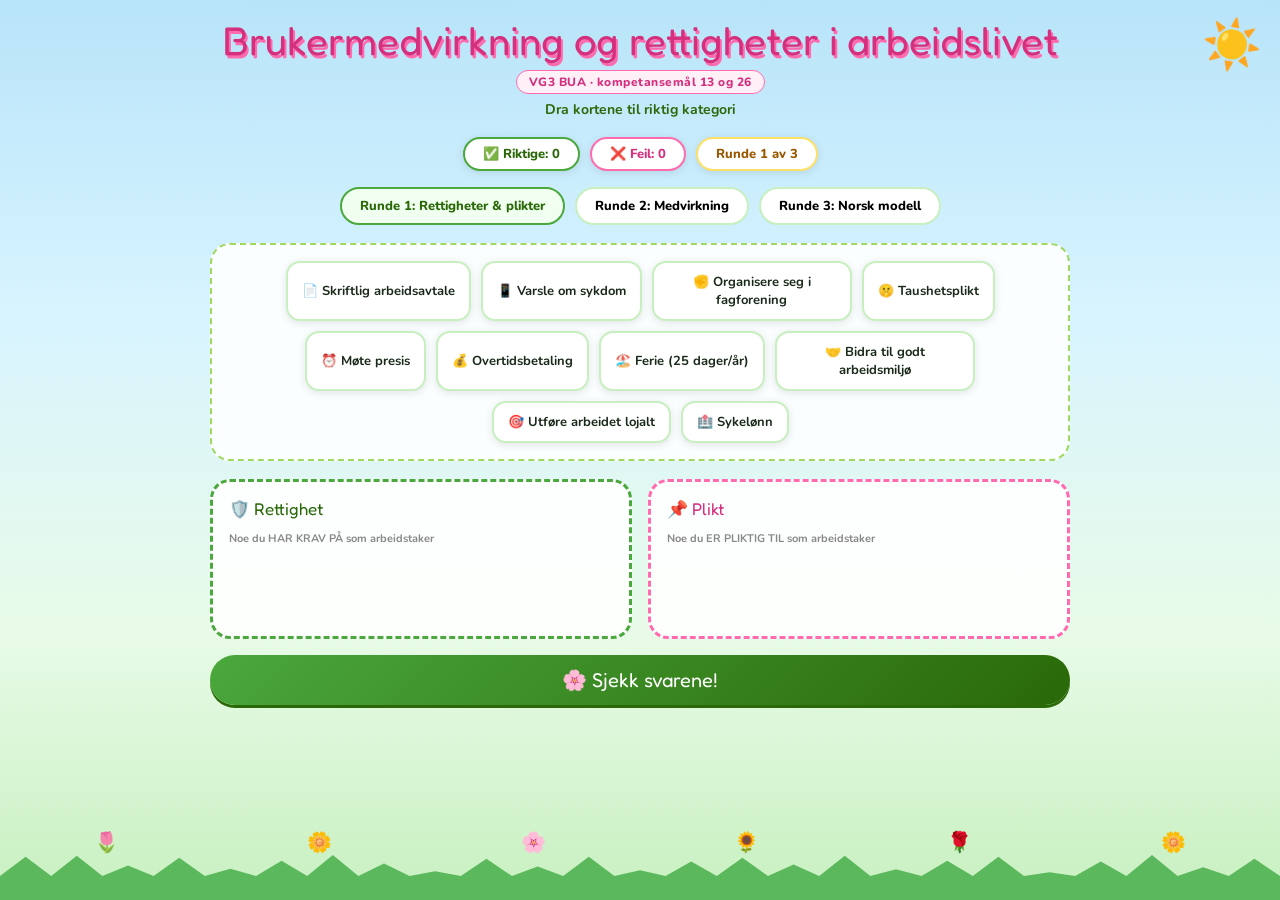
<file: sorter-spillet.html>
<!DOCTYPE html>
<html lang="no">
<head>
<meta charset="UTF-8">
<meta name="viewport" content="width=device-width, initial-scale=1.0">
<title>Sorter det riktig – Brukermedvirkning og rettigheter i arbeidslivet (VG3 BUA)</title>
<link href="https://fonts.googleapis.com/css2?family=Nunito:wght@700;800;900&family=Fredoka+One&display=swap" rel="stylesheet">
<style>
*{box-sizing:border-box;margin:0;padding:0}
:root{--pink:#FF6BAE;--pink-dark:#D4307E;--pink-bg:#FFF0F8;--green:#4AA83C;--green-dark:#2A6808;--green-bg:#F0FFF0;--blue:#3A94C8;--blue-bg:#EAF5FF;--yellow:#FFE066;--yellow-dk:#9A5800;--dark:#1A2A1A}
body{font-family:'Nunito',sans-serif;background:linear-gradient(180deg,#B8E4F9 0%,#D8F4FF 35%,#E8FBE8 70%,#C8F0C0 100%);min-height:100vh;padding:20px 16px 80px;position:relative;overflow-x:hidden}
.cloud{position:fixed;background:#fff;border-radius:40px;opacity:.85;animation:drift linear infinite;pointer-events:none;z-index:0}
.cloud::before,.cloud::after{content:'';position:absolute;background:#fff;border-radius:50%}
.c1{width:100px;height:33px;top:5%;left:-120px;animation-duration:30s}
.c1::before{width:50px;height:50px;top:-25px;left:10px}.c1::after{width:33px;height:33px;top:-17px;left:48px}
.c2{width:70px;height:23px;top:13%;left:-90px;animation-duration:42s;animation-delay:-10s;opacity:.6}
.c2::before{width:36px;height:36px;top:-18px;left:8px}.c2::after{width:24px;height:24px;top:-12px;left:34px}
@keyframes drift{from{left:-200px}to{left:110%}}
.sun{position:fixed;top:12px;right:18px;font-size:48px;animation:sway 4s ease-in-out infinite;pointer-events:none;z-index:0}
@keyframes sway{0%,100%{transform:rotate(0deg)}50%{transform:rotate(18deg)}}
.grass{position:fixed;bottom:0;left:0;right:0;height:48px;background:#5cb85c;z-index:0;clip-path:polygon(0% 50%,2% 10%,4% 50%,6% 8%,8% 50%,10% 28%,12% 50%,14% 12%,16% 50%,18% 35%,20% 50%,22% 18%,24% 50%,26% 6%,28% 50%,30% 24%,32% 50%,34% 40%,36% 50%,38% 14%,40% 50%,42% 30%,44% 50%,46% 10%,48% 50%,50% 38%,52% 50%,54% 20%,56% 50%,58% 12%,60% 50%,62% 26%,64% 50%,66% 8%,68% 50%,70% 36%,72% 50%,74% 18%,76% 50%,78% 10%,80% 50%,82% 42%,84% 50%,86% 20%,88% 50%,90% 6%,92% 50%,94% 32%,96% 50%,98% 14%,100% 50%,100% 100%,0% 100%)}
.flowers{position:fixed;bottom:44px;left:0;right:0;display:flex;justify-content:space-around;pointer-events:none;z-index:0;font-size:20px}
.flower{animation:bobble 3s ease-in-out infinite}
@keyframes bobble{0%,100%{transform:translateY(0)}50%{transform:translateY(-8px)}}
.wrapper{position:relative;z-index:1;max-width:860px;margin:0 auto}
.game-header{text-align:center;margin-bottom:18px}
.game-title{font-family:'Fredoka One',cursive;font-size:40px;color:var(--pink-dark);line-height:1;text-shadow:2px 3px 0 var(--pink)}
.goals{display:inline-block;margin-top:10px;font-size:12px;font-weight:800;letter-spacing:.5px;color:var(--pink-dark);background:var(--pink-bg);border:1.5px solid var(--pink);border-radius:20px;padding:3px 12px}
.game-sub{font-size:14px;font-weight:700;color:var(--green-dark);margin:6px 0}
.score-bar{display:flex;gap:10px;justify-content:center;margin-bottom:16px;flex-wrap:wrap}
.score-pill{background:#fff;border-radius:20px;padding:6px 18px;font-weight:800;font-size:13px;border:2px solid;box-shadow:0 2px 8px rgba(0,0,0,.1)}
.sp-green{color:var(--green-dark);border-color:var(--green)}
.sp-pink{color:var(--pink-dark);border-color:var(--pink)}
.sp-yellow{color:var(--yellow-dk);border-color:var(--yellow)}

.round-btns{display:flex;gap:10px;justify-content:center;margin-bottom:18px;flex-wrap:wrap}
.round-btn{background:#fff;border:2.5px solid #C8EFC0;border-radius:20px;padding:8px 18px;font-family:'Nunito',sans-serif;font-weight:800;font-size:13px;cursor:pointer;transition:all .15s}
.round-btn.active{background:var(--green-bg);border-color:var(--green);color:var(--green-dark)}
.round-btn:hover{border-color:var(--green);background:var(--green-bg)}

.cards-bank{background:rgba(255,255,255,.88);border-radius:20px;padding:16px;min-height:100px;border:2.5px dashed #A0D860;margin-bottom:18px;display:flex;flex-wrap:wrap;gap:10px;justify-content:center;transition:background .2s}
.cards-bank.drag-over{background:rgba(160,216,96,.25)}

.drag-card{background:#fff;border:2.5px solid #C8EFC0;border-radius:14px;padding:10px 14px;font-family:'Nunito',sans-serif;font-weight:700;font-size:13px;color:var(--dark);cursor:grab;user-select:none;transition:transform .15s,box-shadow .15s;box-shadow:0 2px 8px rgba(0,0,0,.1);max-width:200px;text-align:center;display:flex;align-items:center;justify-content:center;gap:6px}
.drag-card:hover{transform:translateY(-3px);box-shadow:0 6px 16px rgba(0,0,0,.15);border-color:var(--blue)}
.drag-card.dragging{opacity:.5;transform:scale(.96)}
.drag-card.correct-placed{background:#CCFFE0;border-color:#28A860;color:#0A5E28;cursor:default;animation:placed .3s}
.drag-card.wrong-placed{background:#FFE0E0;border-color:#E03030;color:#8A0808;animation:shake .3s}
@keyframes placed{0%{transform:scale(.9)}100%{transform:scale(1)}}
@keyframes shake{0%,100%{transform:translateX(0)}25%{transform:translateX(-6px)}75%{transform:translateX(6px)}}

.drop-zones{display:grid;grid-template-columns:1fr 1fr;gap:16px;margin-bottom:16px}
.drop-zone{background:rgba(255,255,255,.9);border-radius:20px;padding:16px;min-height:160px;border:3px dashed;transition:background .2s;position:relative}
.dz-green{border-color:var(--green)}
.dz-pink{border-color:var(--pink)}
.dz-blue{border-color:var(--blue)}
.dz-yellow{border-color:#FFC400}
.drop-zone.drag-over-zone{opacity:.85;transform:scale(1.01)}
.dz-label{font-family:'Fredoka One',cursive;font-size:17px;margin-bottom:12px;display:flex;align-items:center;gap:6px}
.dz-green .dz-label{color:var(--green-dark)}
.dz-pink .dz-label{color:var(--pink-dark)}
.dz-blue .dz-label{color:var(--blue)}
.dz-yellow .dz-label{color:var(--yellow-dk)}
.dz-cards{display:flex;flex-wrap:wrap;gap:8px;min-height:60px}
.drop-zones.four-cols{grid-template-columns:1fr 1fr;grid-template-rows:auto auto}

.feedback-banner{border-radius:16px;padding:14px 18px;font-weight:800;font-size:14px;text-align:center;margin-bottom:16px;display:none}
.fb-good{background:#D8FFE8;color:#0A5E28;border:2px solid #40C870}
.fb-bad{background:#FFE8E8;color:#880808;border:2px solid #FF8080}
.check-btn{width:100%;background:linear-gradient(135deg,var(--green),var(--green-dark));color:#fff;border:none;border-radius:50px;padding:13px;font-family:'Fredoka One',cursive;font-size:20px;cursor:pointer;box-shadow:0 3px 0 var(--green-dark)}
.check-btn:hover{transform:translateY(-1px)}
.next-round-btn{width:100%;background:linear-gradient(135deg,var(--pink),var(--pink-dark));color:#fff;border:none;border-radius:50px;padding:13px;font-family:'Fredoka One',cursive;font-size:20px;cursor:pointer;box-shadow:0 3px 0 var(--pink-dark);display:none;margin-top:10px}
.confetti-piece{position:fixed;pointer-events:none;border-radius:2px;animation:fall linear forwards;z-index:100}
@keyframes fall{0%{transform:translateY(-20px) rotate(0deg);opacity:1}100%{transform:translateY(110vh) rotate(720deg);opacity:0}}
@media(max-width:560px){.drop-zones{grid-template-columns:1fr}}
</style>
</head>
<body>
<div class="cloud c1"></div><div class="cloud c2"></div>
<div class="sun">☀️</div>
<div class="grass"></div>
<div class="flowers">
<span class="flower" style="animation-delay:0s">🌷</span><span class="flower" style="animation-delay:.4s">🌼</span>
<span class="flower" style="animation-delay:.8s">🌸</span><span class="flower" style="animation-delay:1.2s">🌻</span>
<span class="flower" style="animation-delay:1.6s">🌹</span><span class="flower" style="animation-delay:.2s">🌼</span>
</div>

<div class="wrapper">
<div class="game-header">
  <div class="game-title">Brukermedvirkning og rettigheter i arbeidslivet</div>
  <div class="goals">VG3 BUA · kompetansemål 13 og 26</div>
  <div class="game-sub">Dra kortene til riktig kategori</div>
</div>
<div class="score-bar">
  <span class="score-pill sp-green" id="correct-count">✅ Riktige: 0</span>
  <span class="score-pill sp-pink" id="wrong-count">❌ Feil: 0</span>
  <span class="score-pill sp-yellow" id="round-display">Runde 1 av 3</span>
</div>
<div class="round-btns">
  <button class="round-btn active" onclick="loadRound(0)">Runde 1: Rettigheter & plikter</button>
  <button class="round-btn" onclick="loadRound(1)">Runde 2: Medvirkning</button>
  <button class="round-btn" onclick="loadRound(2)">Runde 3: Norsk modell</button>
</div>

<div class="cards-bank" id="bank" ondragover="dzOver(event,this)" ondragleave="dzLeave(this)" ondrop="dropToBank(event)">
</div>

<div class="drop-zones" id="drop-zones-container">
</div>

<div class="feedback-banner" id="feedback"></div>
<button class="check-btn" onclick="checkAnswers()">🌸 Sjekk svarene!</button>
<button class="next-round-btn" id="next-round-btn" onclick="nextRound()">Neste runde →</button>
</div>

<script>
const rounds=[
  {title:"Runde 1: Rettigheter & plikter i arbeidslivet",
   zones:[
    {id:"rettighet",label:"🛡️ Rettighet",cls:"dz-green",desc:"Noe du HAR KRAV PÅ som arbeidstaker"},
    {id:"plikt",label:"📌 Plikt",cls:"dz-pink",desc:"Noe du ER PLIKTIG TIL som arbeidstaker"},
   ],
   cards:[
    {id:"c1",text:"Skriftlig arbeidsavtale",emoji:"📄",correct:"rettighet"},
    {id:"c2",text:"Møte presis",emoji:"⏰",correct:"plikt"},
    {id:"c3",text:"Ferie (25 dager/år)",emoji:"🏖️",correct:"rettighet"},
    {id:"c4",text:"Taushetsplikt",emoji:"🤫",correct:"plikt"},
    {id:"c5",text:"Sykelønn",emoji:"🏥",correct:"rettighet"},
    {id:"c6",text:"Varsle om sykdom",emoji:"📱",correct:"plikt"},
    {id:"c7",text:"Organisere seg i fagforening",emoji:"✊",correct:"rettighet"},
    {id:"c8",text:"Utføre arbeidet lojalt",emoji:"🎯",correct:"plikt"},
    {id:"c9",text:"Overtidsbetaling",emoji:"💰",correct:"rettighet"},
    {id:"c10",text:"Bidra til godt arbeidsmiljø",emoji:"🤝",correct:"plikt"},
   ]
  },
  {title:"Runde 2: Individuell og systemmedvirkning",
   zones:[
    {id:"individuell",label:"👤 Individuell medvirkning",cls:"dz-blue",desc:"Den enkelt bruker påvirker sin egen sak"},
    {id:"system",label:"🏛️ Systemmedvirkning",cls:"dz-yellow",desc:"Brukere påvirker hele tjenestens organisering"},
   ],
   cards:[
    {id:"d1",text:"Barnet velger aktivitet i dag",emoji:"🎮",correct:"individuell"},
    {id:"d2",text:"Foreldreråd bestemmer regler for SFO",emoji:"📋",correct:"system"},
    {id:"d3",text:"Ungdom sier hva de vil jobbe med i møte",emoji:"🗣️",correct:"individuell"},
    {id:"d4",text:"Brukerråd gir innspill til ny plan",emoji:"🏛️",correct:"system"},
    {id:"d5",text:"Barn velger hvem de vil leke med",emoji:"🧒",correct:"individuell"},
    {id:"d6",text:"Foresatte deltar i utforming av årsplan",emoji:"📅",correct:"system"},
    {id:"d7",text:"Oda sier hun ikke vil delta i aktiviteten",emoji:"✋",correct:"individuell"},
    {id:"d8",text:"Elevrådet foreslår endring i skoledagen",emoji:"🏫",correct:"system"},
   ]
  },
  {title:"Runde 3: Hvem tilhører hvem i den norske modellen?",
   zones:[
    {id:"arbeidsgiver",label:"🏢 Arbeidsgiver-siden",cls:"dz-blue",desc:"Organisasjoner som representerer arbeidsgivere"},
    {id:"arbeidstaker",label:"👷 Arbeidstaker-siden",cls:"dz-green",desc:"Organisasjoner som representerer arbeidstakere"},
    {id:"stat",label:"🏛️ Staten",cls:"dz-yellow",desc:"Lovgivning og mekling"},
    {id:"lov",label:"📋 Lovverk",cls:"dz-pink",desc:"Lover som regulerer arbeidslivet"},
   ],
   cards:[
    {id:"e1",text:"LO",emoji:"✊",correct:"arbeidstaker"},
    {id:"e2",text:"NHO",emoji:"🏢",correct:"arbeidsgiver"},
    {id:"e3",text:"Arbeidsmiljøloven",emoji:"📋",correct:"lov"},
    {id:"e4",text:"Unio",emoji:"✊",correct:"arbeidstaker"},
    {id:"e5",text:"KS",emoji:"🏛️",correct:"arbeidsgiver"},
    {id:"e6",text:"Ferieloven",emoji:"🏖️",correct:"lov"},
    {id:"e7",text:"Riksmekleren",emoji:"⚖️",correct:"stat"},
    {id:"e8",text:"Fagforbundet",emoji:"👷",correct:"arbeidstaker"},
    {id:"e9",text:"Spekter",emoji:"🏢",correct:"arbeidsgiver"},
    {id:"e10",text:"Stortinget",emoji:"🇳🇴",correct:"stat"},
   ]
  }
];

let currentRound=0,correctTotal=0,wrongTotal=0,draggedId=null;

function loadRound(idx){
  currentRound=idx;
  document.querySelectorAll('.round-btn').forEach((b,i)=>b.classList.toggle('active',i===idx));
  const round=rounds[idx];
  document.getElementById('round-display').textContent='Runde '+(idx+1)+' av '+rounds.length;
  const fb=document.getElementById('feedback');
  fb.style.display='none';
  document.getElementById('next-round-btn').style.display='none';
  const dzc=document.getElementById('drop-zones-container');
  dzc.className='drop-zones'+(round.zones.length===4?' four-cols':'');
  dzc.innerHTML=round.zones.map(z=>`
    <div class="drop-zone ${z.cls}" id="zone-${z.id}" ondragover="dzOver(event,this)" ondragleave="dzLeave(this)" ondrop="dropToZone(event,'${z.id}')">
      <div class="dz-label">${z.label}</div>
      <div style="font-size:11px;color:#888;font-weight:700;margin-bottom:10px">${z.desc}</div>
      <div class="dz-cards" id="cards-${z.id}"></div>
    </div>`).join('');
  const shuffled=[...round.cards].sort(()=>Math.random()-.5);
  document.getElementById('bank').innerHTML=shuffled.map(c=>`
    <div class="drag-card" id="${c.id}" draggable="true" ondragstart="dragStart(event,'${c.id}')">${c.emoji} ${c.text}</div>`).join('');
}

function dragStart(e,id){draggedId=id;setTimeout(()=>document.getElementById(id)?.classList.add('dragging'),0)}
function dzOver(e,el){e.preventDefault();el.classList.add('drag-over','drag-over-zone')}
function dzLeave(el){el.classList.remove('drag-over','drag-over-zone')}
function dropToZone(e,zoneId){
  e.preventDefault();
  const el=document.getElementById(draggedId);
  if(!el||el.classList.contains('correct-placed'))return;
  el.classList.remove('dragging');
  document.getElementById('bank').classList.remove('drag-over');
  const target=document.getElementById('cards-'+zoneId);
  if(target)target.appendChild(el);
  dzLeave(document.getElementById('zone-'+zoneId));
}
function dropToBank(e){
  e.preventDefault();
  const el=document.getElementById(draggedId);
  if(!el||el.classList.contains('correct-placed'))return;
  el.classList.remove('dragging','wrong-placed');
  document.getElementById('bank').appendChild(el);
  document.getElementById('bank').classList.remove('drag-over');
}

function checkAnswers(){
  const round=rounds[currentRound];
  let correct=0,wrong=0,total=0;
  round.zones.forEach(z=>{
    const container=document.getElementById('cards-'+z.id);
    if(!container)return;
    container.querySelectorAll('.drag-card').forEach(card=>{
      total++;
      const cardData=round.cards.find(c=>c.id===card.id);
      if(cardData&&cardData.correct===z.id){correct++;card.classList.add('correct-placed');card.draggable=false}
      else{wrong++;card.classList.add('wrong-placed');setTimeout(()=>{card.classList.remove('wrong-placed');document.getElementById('bank').appendChild(card)},700)}
    });
  });
  correctTotal+=correct;wrongTotal+=wrong;
  document.getElementById('correct-count').textContent='✅ Riktige: '+correctTotal;
  document.getElementById('wrong-count').textContent='❌ Feil: '+wrongTotal;
  const fb=document.getElementById('feedback');
  const bankCards=document.getElementById('bank').querySelectorAll('.drag-card:not(.correct-placed)').length;
  if(bankCards===0&&total===round.cards.length){
    fb.className='feedback-banner fb-good';
    fb.textContent='🎉 Perfekt! Alle korrekt plassert!';
    if(currentRound<rounds.length-1)document.getElementById('next-round-btn').style.display='block';
    launchConfetti();
  } else if(correct>0){
    fb.className='feedback-banner fb-good';
    fb.textContent='✅ '+correct+' riktige! De feil-plasserte kortene er tilbake i bunken – prøv igjen!';
  } else {
    fb.className='feedback-banner fb-bad';
    fb.textContent='❌ Ingen riktige denne gangen. Se på kategori-beskrivelsene og prøv igjen!';
  }
  fb.style.display='block';
}

function nextRound(){
  if(currentRound<rounds.length-1)loadRound(currentRound+1);
}

function launchConfetti(){const colors=['#FF6BAE','#4AA83C','#FFE066','#3A94C8'];for(let i=0;i<50;i++){const el=document.createElement('div');el.className='confetti-piece';el.style.cssText='left:'+Math.random()*100+'vw;width:'+(6+Math.random()*8)+'px;height:'+(6+Math.random()*8)+'px;background:'+colors[Math.floor(Math.random()*colors.length)]+';animation-duration:'+(1.5+Math.random()*2)+'s;animation-delay:'+(Math.random()*.5)+'s';document.body.appendChild(el);el.addEventListener('animationend',()=>el.remove())}}

let touchCard=null;
document.addEventListener('touchstart',e=>{const card=e.target.closest('.drag-card');if(card&&!card.classList.contains('correct-placed')){touchCard=card;card.classList.add('dragging')}},{passive:true});
document.addEventListener('touchend',e=>{
  if(!touchCard)return;
  touchCard.classList.remove('dragging');
  const t=e.changedTouches[0];
  const el=document.elementFromPoint(t.clientX,t.clientY);
  const zone=el?.closest('.drop-zone');
  const bank=el?.closest('#bank');
  if(zone){const zoneId=zone.id.replace('zone-','');document.getElementById('cards-'+zoneId)?.appendChild(touchCard)}
  else if(bank){document.getElementById('bank').appendChild(touchCard)}
  touchCard=null;
},{passive:true});

loadRound(0);
</script>
</body>
</html>
</file>
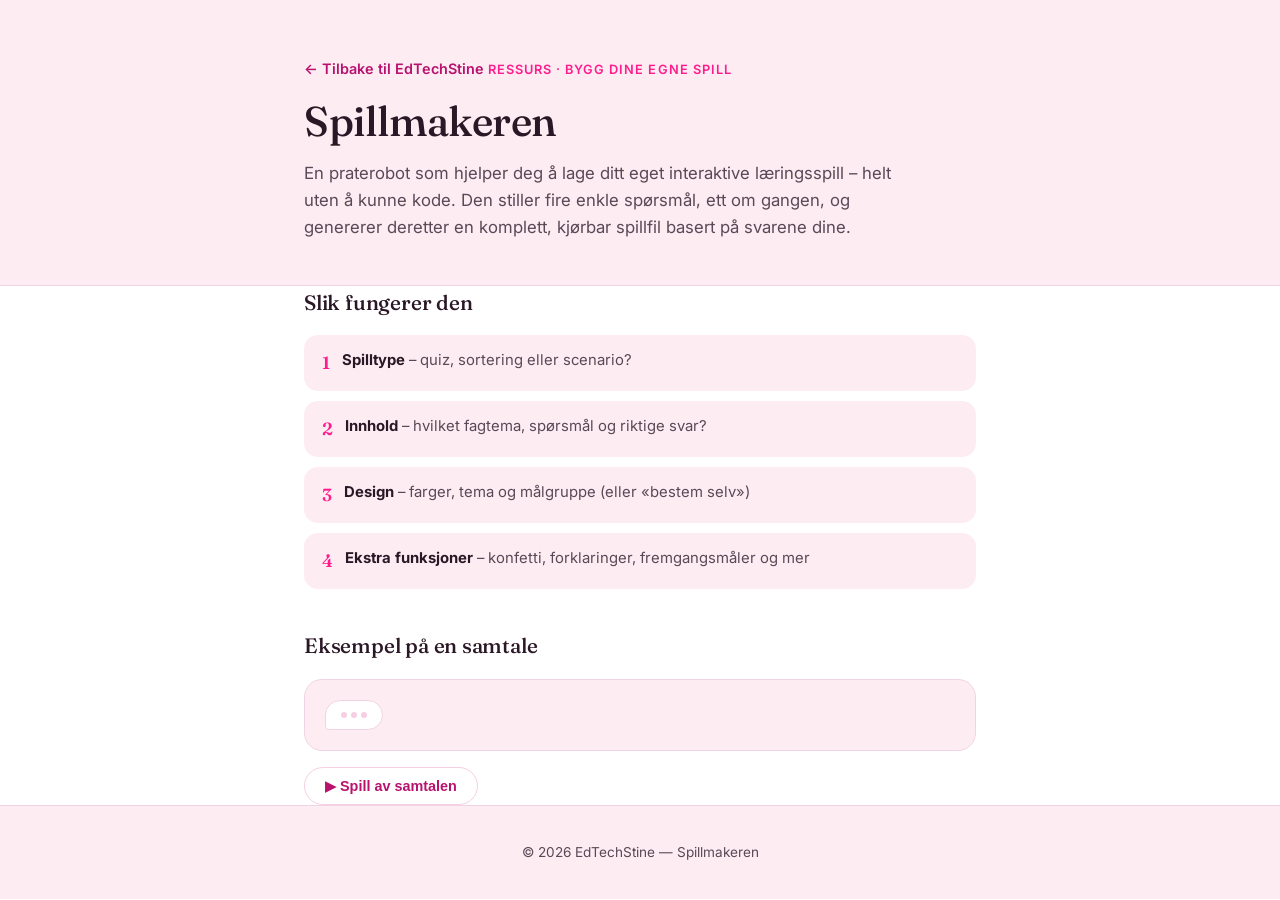
<file: spillmakeren.html>
<!DOCTYPE html>
<html lang="nb">
<head>
<meta charset="UTF-8">
<meta name="viewport" content="width=device-width, initial-scale=1.0">
<title>Spillmakeren | EdTechStine</title>
<link href="https://fonts.googleapis.com/css2?family=Fraunces:ital,opsz,wght@0,9..144,400;0,9..144,500;0,9..144,600;1,9..144,500&family=Inter:wght@400;500;600;700&display=swap" rel="stylesheet">
<style>
  :root{
    --blush:#FDEDF3;--white:#FFFFFF;--hotpink:#FF1D8E;--magenta:#B8116E;
    --ink:#2B1826;--ink-soft:#5C4756;--softpink:#F6CFE2;--line:#F1D3E3;
  }
  *{box-sizing:border-box;margin:0;padding:0;}
  body{font-family:'Inter',sans-serif;color:var(--ink);background:var(--white);line-height:1.6;}
  h1,h2,.display{font-family:'Fraunces',serif;font-weight:500;letter-spacing:-0.01em;}
  .wrap{max-width:720px;margin:0 auto;padding:0 24px;}
  header{background:var(--blush);padding:56px 0 44px;border-bottom:1px solid var(--line);}
  .back-link{display:inline-block;font-size:0.9rem;font-weight:600;color:var(--magenta);text-decoration:none;margin-bottom:18px;}
  .back-link:hover{color:var(--hotpink);}
  .eyebrow{display:inline-block;font-size:0.8rem;font-weight:600;letter-spacing:0.08em;text-transform:uppercase;color:var(--hotpink);margin-bottom:14px;}
  h1{font-size:clamp(2rem,4vw,2.6rem);line-height:1.15;margin-bottom:14px;}
  header p{color:var(--ink-soft);font-size:1.05rem;max-width:56ch;}
  main{padding:44px 0 90px;}
  h2.section-title{font-size:1.3rem;margin-bottom:16px;}
  .steps-mini{display:flex;flex-direction:column;gap:10px;margin-bottom:40px;}
  .step-mini{display:flex;gap:12px;align-items:flex-start;background:var(--blush);border-radius:14px;padding:14px 18px;}
  .step-mini .num{font-family:'Fraunces',serif;font-weight:600;color:var(--hotpink);font-size:1.1rem;flex-shrink:0;}
  .step-mini p{color:var(--ink-soft);font-size:0.93rem;margin:0;}
  .step-mini strong{color:var(--ink);}

  .chat-window{
    background:var(--blush);border-radius:18px;padding:20px;
    max-height:460px;overflow-y:auto;display:flex;flex-direction:column;gap:12px;
    margin-bottom:16px;scroll-behavior:smooth;border:1px solid var(--line);
  }
  .msg{max-width:82%;padding:10px 15px;border-radius:16px;font-size:0.9rem;line-height:1.5;opacity:0;animation:msgIn .35s ease forwards;}
  @keyframes msgIn{from{opacity:0;transform:translateY(6px);}to{opacity:1;transform:translateY(0);}}
  .msg.bot{align-self:flex-start;background:var(--white);border:1px solid var(--line);border-bottom-left-radius:4px;white-space:pre-line;}
  .msg.user{align-self:flex-end;background:var(--hotpink);color:var(--white);border-bottom-right-radius:4px;}
  .typing{align-self:flex-start;display:flex;gap:4px;padding:11px 15px;background:var(--white);border:1px solid var(--line);border-radius:16px;border-bottom-left-radius:4px;opacity:0;animation:msgIn .3s ease forwards;}
  .typing span{width:6px;height:6px;border-radius:50%;background:var(--softpink);animation:blink 1.1s infinite ease-in-out;}
  .typing span:nth-child(2){animation-delay:.15s;}
  .typing span:nth-child(3){animation-delay:.3s;}
  @keyframes blink{0%,80%,100%{opacity:.3;}40%{opacity:1;}}
  .chat-replay{
    display:inline-flex;align-items:center;gap:8px;background:var(--white);
    border:1.5px solid var(--softpink);color:var(--magenta);font-weight:600;
    font-size:0.9rem;padding:10px 20px;border-radius:100px;cursor:pointer;transition:border-color .2s;
  }
  .chat-replay:hover{border-color:var(--hotpink);}
  footer{background:var(--blush);padding:36px 0;text-align:center;color:var(--ink-soft);font-size:0.85rem;border-top:1px solid var(--line);}
</style>
</head>
<body>

<header>
  <div class="wrap">
    <a class="back-link" href="index.html">← Tilbake til EdTechStine</a>
    <span class="eyebrow">Ressurs · Bygg dine egne spill</span>
    <h1>Spillmakeren</h1>
    <p>En praterobot som hjelper deg å lage ditt eget interaktive læringsspill – helt uten å kunne kode. Den stiller fire enkle spørsmål, ett om gangen, og genererer deretter en komplett, kjørbar spillfil basert på svarene dine.</p>
  </div>
</header>

<main class="wrap">
  <h2 class="section-title">Slik fungerer den</h2>
  <div class="steps-mini">
    <div class="step-mini"><span class="num">1</span><p><strong>Spilltype</strong> – quiz, sortering eller scenario?</p></div>
    <div class="step-mini"><span class="num">2</span><p><strong>Innhold</strong> – hvilket fagtema, spørsmål og riktige svar?</p></div>
    <div class="step-mini"><span class="num">3</span><p><strong>Design</strong> – farger, tema og målgruppe (eller «bestem selv»)</p></div>
    <div class="step-mini"><span class="num">4</span><p><strong>Ekstra funksjoner</strong> – konfetti, forklaringer, fremgangsmåler og mer</p></div>
  </div>

  <h2 class="section-title">Eksempel på en samtale</h2>
  <div class="chat-window" id="chat-window-sm"></div>
  <button class="chat-replay" onclick="playChat('chat-window-sm', chatScriptSM)">▶ Spill av samtalen</button>
</main>

<footer>
  <div class="wrap">© 2026 EdTechStine — Spillmakeren</div>
</footer>

<script>
  const chatScriptSM = [
    {role:'bot', text:'Hei! 🎮 Jeg hjelper deg med å lage ditt eget interaktive læringsspill. Jeg stiller deg fire korte spørsmål – ett om gangen – og lager deretter spillet for deg. La oss begynne!\n\nHvilken type spill vil du lage?\n🎯 Quiz\n🗂️ Sortering\n💬 Scenario'},
    {role:'user', text:'Jeg vil lage en quiz med 8 spørsmål.'},
    {role:'bot', text:'Bra! Da lager vi en quiz med 8 spørsmål. 🎯\n\nHva skal spillet handle om? Beskriv gjerne faglig tema, konkrete spørsmål og hvilke svar som er riktige.'},
    {role:'user', text:'Det skal handle om barns rettigheter og medvirkning i barnehagen, med spørsmål om FNs barnekonvensjon.'},
    {role:'bot', text:'Flott tema! 📚\n\nHvordan vil du at spillet skal se ut? Farger, tema, og er det for barn eller voksne? Usikker? Skriv «bestem selv».'},
    {role:'user', text:'Bestem selv.'},
    {role:'bot', text:'Vil du ha noen av disse funksjonene?\n✅ Konfetti og score\n✅ Forklaring etter hvert svar\n✅ Fremgangsmåler\n✅ Tilfeldig rekkefølge\n✅ Tidsbegrensning\n\nEller skriv «standard» for de tre første.'},
    {role:'user', text:'Standard.'},
    {role:'bot', text:'Jeg lager nå en quiz med 8 spørsmål om barns rettigheter og medvirkning, med konfetti, forklaringer underveis og fremgangsmåler. Genererer spillet ditt! 🎮✨'}
  ];

  function playChat(windowId, script){
    const win = document.getElementById(windowId);
    win.innerHTML = '';
    let delay = 0;
    script.forEach((step) => {
      const typingTime = 500 + Math.min(step.text.length * 9, 1100);
      delay += 400;
      setTimeout(() => {
        const typing = document.createElement('div');
        typing.className = 'typing';
        typing.innerHTML = '<span></span><span></span><span></span>';
        win.appendChild(typing);
        win.scrollTop = win.scrollHeight;
        setTimeout(() => {
          typing.remove();
          const msg = document.createElement('div');
          msg.className = 'msg ' + step.role;
          msg.textContent = step.text;
          win.appendChild(msg);
          win.scrollTop = win.scrollHeight;
        }, typingTime);
      }, delay);
      delay += typingTime;
    });
  }

  const smObserver = new IntersectionObserver((entries) => {
    entries.forEach((entry) => {
      if(entry.isIntersecting){
        playChat('chat-window-sm', chatScriptSM);
        smObserver.disconnect();
      }
    });
  }, {threshold:0.3});
  document.addEventListener('DOMContentLoaded', () => {
    const el = document.getElementById('chat-window-sm');
    if(el) smObserver.observe(el);
  });
</script>
</body>
</html>
</file>
<file: assets/style.css>
:root{
    --blush:#FDEDF3;
    --white:#FFFFFF;
    --hotpink:#FF1D8E;
    --magenta:#B8116E;
    --ink:#2B1826;
    --ink-soft:#5C4756;
    --softpink:#F6CFE2;
    --line:#F1D3E3;
  }
  *{box-sizing:border-box;margin:0;padding:0;}
  html{scroll-behavior:smooth;}
  body{
    font-family:'Inter',sans-serif;
    color:var(--ink);
    background:var(--white);
    line-height:1.6;
  }
  h1,h2,h3,.display{
    font-family:'Fraunces',serif;
    font-weight:500;
    letter-spacing:-0.01em;
  }
  a{color:inherit;}
  img{max-width:100%;display:block;}
  .wrap{max-width:1080px;margin:0 auto;padding:0 24px;}

  /* NAV */
  header{
    position:sticky;top:0;z-index:50;
    background:rgba(255,255,255,0.9);
    backdrop-filter:blur(8px);
    border-bottom:1px solid var(--line);
  }
  nav.wrap{
    display:flex;align-items:center;justify-content:space-between;
    padding-top:14px;padding-bottom:14px;
  }
  .brand{display:flex;align-items:center;gap:10px;font-family:'Fraunces',serif;font-weight:600;font-size:1.15rem;}
  .brand img{width:34px;height:34px;border-radius:50%;}
  nav ul{list-style:none;display:flex;gap:26px;font-size:0.95rem;font-weight:500;}
  .brand{text-decoration:none;color:var(--ink);}
  nav a.active{color:var(--hotpink);}
  nav a{text-decoration:none;color:var(--ink-soft);transition:color .2s;}
  nav a:hover{color:var(--hotpink);}
  .nav-toggle{display:none;background:none;border:none;font-size:1.5rem;cursor:pointer;color:var(--magenta);}

  /* HERO — split motif from the logo */
  .hero{
    position:relative;overflow:hidden;
    background:linear-gradient(90deg, var(--white) 0%, var(--white) 50%, var(--blush) 50%, var(--blush) 100%);
  }
  .hero-grid{
    display:grid;grid-template-columns:1.1fr 0.9fr;align-items:center;gap:40px;
    padding:88px 24px 96px;max-width:1080px;margin:0 auto;
  }
  .eyebrow{
    display:inline-block;font-size:0.8rem;font-weight:600;letter-spacing:0.08em;
    text-transform:uppercase;color:var(--hotpink);margin-bottom:16px;
  }
  .hero h1{font-size:clamp(2.1rem,4.2vw,3.1rem);line-height:1.12;margin-bottom:20px;}
  .hero h1 em{font-style:italic;color:var(--hotpink);}
  .hero p.lede{font-size:1.1rem;color:var(--ink-soft);max-width:46ch;margin-bottom:32px;}
  .btn-row{display:flex;gap:14px;flex-wrap:wrap;}
  .btn{
    display:inline-block;padding:13px 26px;border-radius:100px;font-weight:600;
    font-size:0.95rem;text-decoration:none;transition:transform .15s, box-shadow .15s;
  }
  .btn-primary{background:var(--hotpink);color:var(--white);}
  .btn-primary:hover{transform:translateY(-2px);box-shadow:0 10px 24px -8px rgba(255,29,142,0.55);}
  .btn-ghost{border:1.5px solid var(--softpink);color:var(--magenta);}
  .btn-ghost:hover{border-color:var(--hotpink);}
  .hero-portrait{
    border-radius:50%;overflow:hidden;background:var(--blush);
    aspect-ratio:1/1;display:flex;align-items:center;justify-content:center;
    box-shadow:0 30px 60px -20px rgba(184,17,110,0.35);
  }
  .hero-portrait img{width:100%;height:100%;object-fit:contain;}

  section{padding:88px 0;}
  .alt{background:var(--blush);}
  .kicker{font-size:0.8rem;font-weight:600;letter-spacing:0.08em;text-transform:uppercase;color:var(--magenta);margin-bottom:12px;}
  h2{font-size:clamp(1.6rem,3vw,2.2rem);margin-bottom:22px;}

  /* OM MEG */
  .about-grid{display:grid;grid-template-columns:1fr 1fr;gap:56px;align-items:start;}
  .about-grid p{color:var(--ink-soft);margin-bottom:16px;}
  .pillars{display:flex;flex-direction:column;gap:20px;}
  .pillar{
    background:var(--white);border:1px solid var(--line);border-radius:16px;
    padding:20px 22px;border-left:4px solid var(--hotpink);
  }
  .pillar h3{font-size:1.05rem;margin-bottom:6px;}
  .pillar p{color:var(--ink-soft);font-size:0.95rem;margin:0;}

  /* DEMOER */
  .demo-grid{display:grid;grid-template-columns:repeat(auto-fit,minmax(260px,1fr));gap:24px;}
  .demo-card{
    background:var(--white);border-radius:20px;padding:28px;
    border:1px solid var(--line);
    position:relative;overflow:hidden;
    transition:transform .2s, box-shadow .2s;
  }
  .demo-card::before{
    content:"";position:absolute;top:0;left:0;bottom:0;width:6px;
    background:linear-gradient(180deg,var(--hotpink),var(--softpink));
  }
  .demo-card:hover{transform:translateY(-4px);box-shadow:0 20px 40px -20px rgba(184,17,110,0.35);}
  .demo-tag{display:inline-block;font-size:0.75rem;font-weight:600;color:var(--magenta);background:var(--blush);padding:4px 12px;border-radius:100px;margin-bottom:14px;}
  .demo-card h3{font-size:1.15rem;margin-bottom:8px;}
  .demo-card p{color:var(--ink-soft);font-size:0.93rem;margin-bottom:18px;}
  .demo-card a{font-weight:600;color:var(--hotpink);text-decoration:none;font-size:0.92rem;}
  .demo-card a:hover{text-decoration:underline;}

  /* CHAT-DEMO */
  .demo-card.chat-card{grid-column:span 2;}
  @media (max-width:700px){.demo-card.chat-card{grid-column:span 1;}}
  .chat-window{
    background:var(--blush);border-radius:14px;padding:16px;
    height:230px;overflow-y:auto;display:flex;flex-direction:column;gap:10px;
    margin-bottom:14px;scroll-behavior:smooth;
  }
  .msg{max-width:80%;padding:9px 14px;border-radius:16px;font-size:0.87rem;line-height:1.45;opacity:0;animation:msgIn .35s ease forwards;}
  @keyframes msgIn{from{opacity:0;transform:translateY(6px);}to{opacity:1;transform:translateY(0);}}
  .msg.bot{align-self:flex-start;background:var(--white);border:1px solid var(--line);border-bottom-left-radius:4px;}
  .msg.user{align-self:flex-end;background:var(--hotpink);color:var(--white);border-bottom-right-radius:4px;}
  .typing{align-self:flex-start;display:flex;gap:4px;padding:10px 14px;background:var(--white);border:1px solid var(--line);border-radius:16px;border-bottom-left-radius:4px;opacity:0;animation:msgIn .3s ease forwards;}
  .typing span{width:6px;height:6px;border-radius:50%;background:var(--softpink);animation:blink 1.1s infinite ease-in-out;}
  .typing span:nth-child(2){animation-delay:.15s;}
  .typing span:nth-child(3){animation-delay:.3s;}
  @keyframes blink{0%,80%,100%{opacity:.3;}40%{opacity:1;}}
  .chat-replay{
    display:inline-flex;align-items:center;gap:8px;background:var(--white);
    border:1.5px solid var(--softpink);color:var(--magenta);font-weight:600;
    font-size:0.88rem;padding:9px 18px;border-radius:100px;cursor:pointer;transition:border-color .2s;
  }
  .chat-replay:hover{border-color:var(--hotpink);}

  /* SPILL-DEMO (iframe) */
  .game-frame-wrap{
    border-radius:14px;overflow:hidden;border:1px solid var(--line);
    margin-bottom:14px;background:var(--blush);
  }
  .game-frame-wrap iframe{width:100%;height:340px;border:none;display:block;}
  .game-links{display:flex;gap:12px;align-items:center;flex-wrap:wrap;}

  /* RESSURSER */
  .res-list{list-style:none;display:flex;flex-direction:column;}
  .res-list li{
    display:flex;justify-content:space-between;align-items:center;gap:16px;
    padding:20px 0;border-bottom:1px solid var(--line);
  }
  .res-list li:first-child{border-top:1px solid var(--line);}
  .res-list .res-name{font-weight:600;font-size:1.02rem;}
  .res-list .res-desc{color:var(--ink-soft);font-size:0.9rem;margin-top:4px;}
  .res-list a.res-link{white-space:nowrap;font-weight:600;color:var(--magenta);text-decoration:none;font-size:0.9rem;}
  .res-list a.res-link:hover{color:var(--hotpink);}

  /* KONTAKT */
  .contact-box{
    background:linear-gradient(120deg,var(--hotpink),var(--magenta));
    border-radius:24px;padding:56px;color:var(--white);
    display:grid;grid-template-columns:1.2fr 1fr;gap:40px;align-items:center;
  }
  .contact-box h2{color:var(--white);}
  .contact-box p{color:rgba(255,255,255,0.9);margin-bottom:0;}
  .contact-links{display:flex;flex-direction:column;gap:14px;}
  .contact-links a{
    background:rgba(255,255,255,0.15);border:1px solid rgba(255,255,255,0.4);
    border-radius:14px;padding:14px 18px;text-decoration:none;color:var(--white);
    font-weight:600;font-size:0.95rem;transition:background .2s;
  }
  .contact-links a:hover{background:rgba(255,255,255,0.28);}


  /* KURS OG FOREDRAG */
  .kurs-intro{color:var(--ink-soft);max-width:62ch;margin-bottom:40px;font-size:1.05rem;}
  .series-card{
    background:var(--white);border-radius:24px;padding:36px;border:1px solid var(--line);
    margin-bottom:28px;box-shadow:0 20px 40px -28px rgba(184,17,110,0.35);
  }
  .series-head{display:flex;justify-content:space-between;align-items:flex-start;gap:20px;flex-wrap:wrap;margin-bottom:26px;}
  .series-head h3{font-size:1.5rem;margin-bottom:6px;}
  .series-head p{color:var(--ink-soft);max-width:56ch;}
  .meta{display:flex;gap:8px;flex-wrap:wrap;}
  .meta span{font-size:0.78rem;font-weight:600;color:var(--magenta);background:var(--blush);padding:5px 12px;border-radius:100px;white-space:nowrap;}
  .steps{display:grid;grid-template-columns:repeat(3,1fr);gap:18px;counter-reset:step;}
  .step{position:relative;background:var(--blush);border-radius:18px;padding:24px 22px 22px;}
  .step::before{
    counter-increment:step;content:counter(step);
    position:absolute;top:-14px;left:22px;width:30px;height:30px;border-radius:50%;
    background:var(--hotpink);color:var(--white);font-weight:700;font-size:0.9rem;
    display:flex;align-items:center;justify-content:center;
  }
  .step h4{font-family:'Fraunces',serif;font-weight:500;font-size:1.08rem;margin:6px 0 8px;}
  .step p{color:var(--ink-soft);font-size:0.92rem;}
  .offer-grid{display:grid;grid-template-columns:repeat(auto-fit,minmax(240px,1fr));gap:22px;margin-bottom:56px;}
  .offer{background:var(--white);border:1px solid var(--line);border-radius:20px;padding:26px;display:flex;flex-direction:column;}
  .offer h3{font-size:1.12rem;margin-bottom:8px;}
  .offer p{color:var(--ink-soft);font-size:0.93rem;margin-bottom:16px;flex:1;}
  .offer .meta span{background:var(--blush);}
  .quote{
    position:relative;display:grid;grid-template-columns:auto 1fr;gap:28px;align-items:start;
    background:var(--white);border-radius:24px;padding:40px 44px;margin-bottom:48px;
    border:1px solid var(--line);
  }
  .quote-mark{font-family:'Fraunces',serif;font-size:5rem;line-height:0.8;color:var(--hotpink);}
  .quote blockquote{font-family:'Fraunces',serif;font-size:1.15rem;line-height:1.5;margin-bottom:18px;}
  .quote cite{font-style:normal;font-weight:600;font-size:0.95rem;}
  .quote cite span{display:block;font-weight:400;color:var(--ink-soft);font-size:0.88rem;}
  .placeholder{background:#FFF6D6;border:1.5px dashed #E8B931;border-radius:8px;padding:2px 8px;}
  .clients{text-align:center;}
  .clients .kicker{display:block;margin-bottom:18px;}
  .client-row{display:flex;justify-content:center;flex-wrap:wrap;gap:12px 14px;margin-bottom:36px;}
  .client-row span{background:var(--white);border:1px solid var(--line);border-radius:100px;padding:10px 20px;font-weight:600;font-size:0.92rem;color:var(--ink);}
  @media (max-width:820px){
    .steps{grid-template-columns:1fr;gap:28px;}
    .series-card{padding:28px 22px;}
    .quote{grid-template-columns:1fr;padding:30px 24px;gap:6px;}
  }


  .podcast{display:grid;grid-template-columns:0.9fr 1.1fr;gap:36px;align-items:center;background:var(--white);border:1px solid var(--line);border-radius:24px;padding:32px;margin-bottom:48px;}
  .podcast figure{margin:0;}
  .podcast img{width:100%;border-radius:18px;box-shadow:0 20px 40px -24px rgba(184,17,110,0.45);}
  .podcast h3{font-size:1.4rem;margin:4px 0 10px;}
  .podcast p{color:var(--ink-soft);margin-bottom:18px;}
  .podcast iframe{width:100%;height:152px;border:0;border-radius:12px;}
  @media (max-width:820px){.podcast{grid-template-columns:1fr;padding:22px;gap:20px;}}

  footer{padding:36px 0;text-align:center;color:var(--ink-soft);font-size:0.85rem;}

  @media (max-width:820px){
    nav.wrap{flex-wrap:wrap;gap:10px;}
    nav ul{gap:16px;flex-wrap:wrap;font-size:0.88rem;width:100%;}
    .hero-grid{grid-template-columns:1fr;padding-top:56px;}
    .hero-portrait{max-width:260px;margin:0 auto;order:-1;}
    .about-grid{grid-template-columns:1fr;}
    .contact-box{grid-template-columns:1fr;padding:36px 24px;text-align:left;}
  }

  /* SIDEHODE PÅ UNDERSIDER */
  .page-hero{background:linear-gradient(90deg,var(--white) 0%,var(--white) 50%,var(--blush) 50%,var(--blush) 100%);padding:72px 0 64px;border-bottom:1px solid var(--line);}
  .page-hero h1{font-size:clamp(2rem,4vw,2.8rem);line-height:1.15;margin-bottom:14px;}
  .page-hero h1 em{font-style:italic;color:var(--hotpink);}
  .page-hero p{color:var(--ink-soft);font-size:1.08rem;max-width:58ch;}
  .crumb{font-size:0.85rem;margin-bottom:18px;color:var(--ink-soft);}
  .crumb a{color:var(--magenta);text-decoration:none;}

  /* DØRÅPNERE PÅ FORSIDEN */
  .portal-grid{display:grid;grid-template-columns:repeat(2,1fr);gap:24px;}
  .portal{
    position:relative;display:flex;flex-direction:column;gap:10px;
    background:var(--white);border:1px solid var(--line);border-radius:24px;
    padding:34px 32px 30px;text-decoration:none;color:var(--ink);overflow:hidden;
    transition:transform .2s, box-shadow .2s, border-color .2s;
  }
  .portal::after{
    content:"";position:absolute;right:-60px;top:-60px;width:160px;height:160px;border-radius:50%;
    background:linear-gradient(90deg,var(--blush) 50%,var(--softpink) 50%);opacity:.7;transition:transform .3s;
  }
  .portal:hover{transform:translateY(-4px);border-color:var(--softpink);box-shadow:0 24px 44px -24px rgba(184,17,110,0.4);}
  .portal:hover::after{transform:scale(1.15);}
  .portal .num{font-family:'Fraunces',serif;font-size:0.95rem;color:var(--hotpink);font-weight:600;position:relative;z-index:1;}
  .portal h3{font-size:1.55rem;position:relative;z-index:1;}
  .portal p{color:var(--ink-soft);font-size:0.97rem;flex:1;position:relative;z-index:1;}
  .portal .go{font-weight:600;color:var(--magenta);font-size:0.95rem;margin-top:8px;}
  .portal:hover .go{color:var(--hotpink);}
  .portal.featured{background:linear-gradient(120deg,var(--hotpink),var(--magenta));color:var(--white);border:none;}
  .portal.featured p,.portal.featured .go,.portal.featured .num{color:rgba(255,255,255,0.92);}
  .portal.featured::after{background:rgba(255,255,255,0.14);opacity:1;}
  .front-quote{padding-top:0;}
  @media (max-width:820px){.portal-grid{grid-template-columns:1fr;}}
  #kontakt{padding-top:48px;}
  .front-quote{padding-bottom:0;}

  /* SPILLBIBLIOTEK */
  .game-grid{display:grid;grid-template-columns:repeat(2,1fr);gap:26px;margin-bottom:40px;}
  .game{background:var(--white);border:1px solid var(--line);border-radius:22px;overflow:hidden;display:flex;flex-direction:column;transition:transform .2s, box-shadow .2s;}
  .game:hover{transform:translateY(-4px);box-shadow:0 24px 44px -24px rgba(184,17,110,0.4);}
  .game-thumb{display:block;aspect-ratio:16/10;overflow:hidden;border-bottom:1px solid var(--line);background:var(--blush);}
  .game-thumb img{width:100%;height:100%;object-fit:cover;object-position:top;transition:transform .4s;}
  .game:hover .game-thumb img{transform:scale(1.03);}
  .game-body{padding:24px 26px 26px;display:flex;flex-direction:column;flex:1;}
  .game-body .demo-tag{align-self:flex-start;}
  .game-body h3{font-size:1.3rem;margin-bottom:8px;}
  .game-body p{color:var(--ink-soft);font-size:0.95rem;margin-bottom:16px;flex:1;}
  .game-body .meta{margin-bottom:20px;}
  .game-btn{align-self:flex-start;padding:11px 22px;}
  .maker-box{display:flex;justify-content:space-between;align-items:center;gap:24px;flex-wrap:wrap;background:var(--white);border:1.5px dashed var(--softpink);border-radius:22px;padding:28px 32px;}
  .maker-box h3{font-size:1.25rem;margin-bottom:6px;}
  .maker-box p{color:var(--ink-soft);max-width:56ch;}
  @media (max-width:820px){.game-grid{grid-template-columns:1fr;}}
  #podcast .podcast{margin-bottom:0;}

  /* PORTRETT PÅ OM MEG */
  .page-hero.with-photo .wrap{display:grid;grid-template-columns:1fr 280px;gap:48px;align-items:center;}
  .portrett{width:280px;height:280px;border-radius:50%;object-fit:cover;border:6px solid var(--white);box-shadow:0 30px 60px -24px rgba(184,17,110,0.45);}
  @media (max-width:820px){
    .page-hero.with-photo .wrap{grid-template-columns:1fr;gap:28px;}
    .portrett{width:200px;height:200px;order:-1;}
  }
  .game-grid .game:first-child{grid-column:1 / -1;flex-direction:row;}
  .game-grid .game:first-child .game-thumb{flex:0 0 52%;aspect-ratio:auto;border-bottom:none;border-right:1px solid var(--line);}
  @media (max-width:820px){.game-grid .game:first-child{flex-direction:column;}.game-grid .game:first-child .game-thumb{aspect-ratio:16/10;border-right:none;border-bottom:1px solid var(--line);}}
  .contact-links a{display:flex;align-items:center;gap:12px;}
  .contact-links a svg{flex:0 0 auto;opacity:.95;}
  .contact-links a .ext{margin-left:auto;opacity:.8;}
</file>
